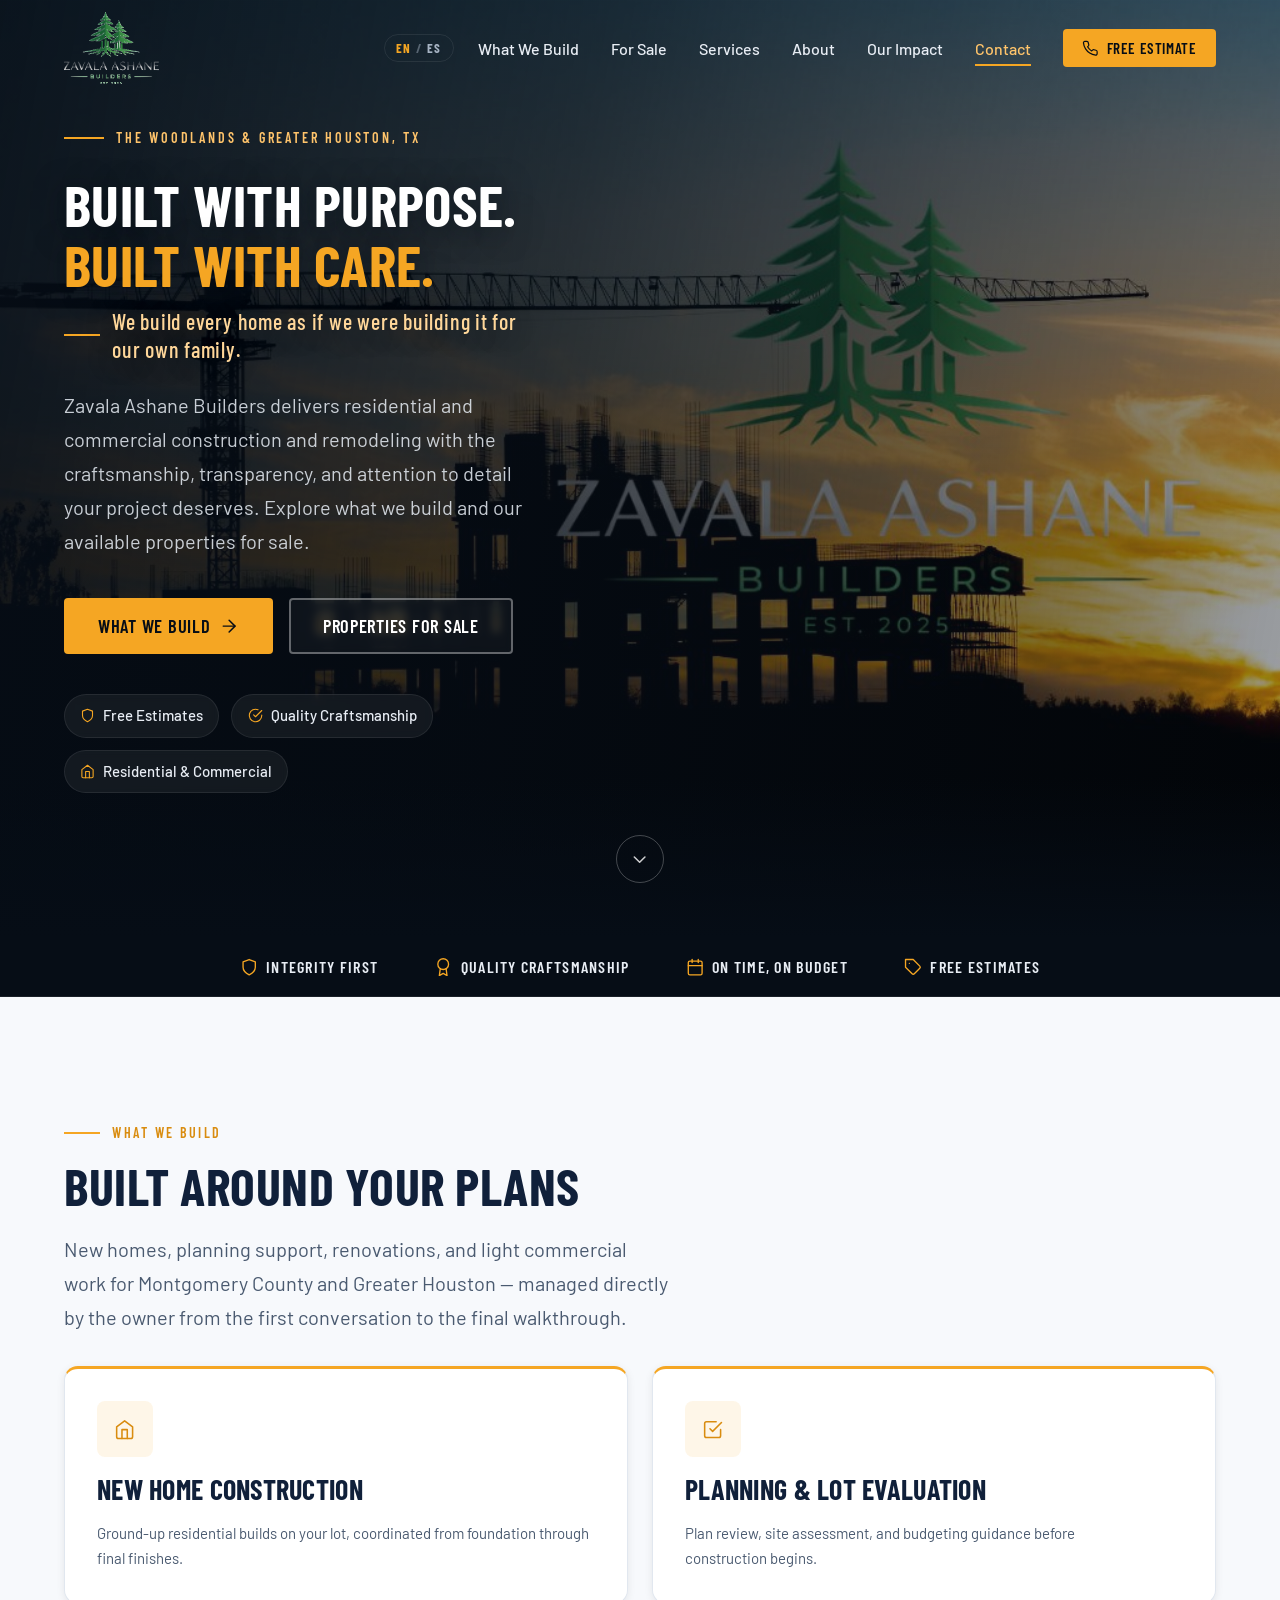
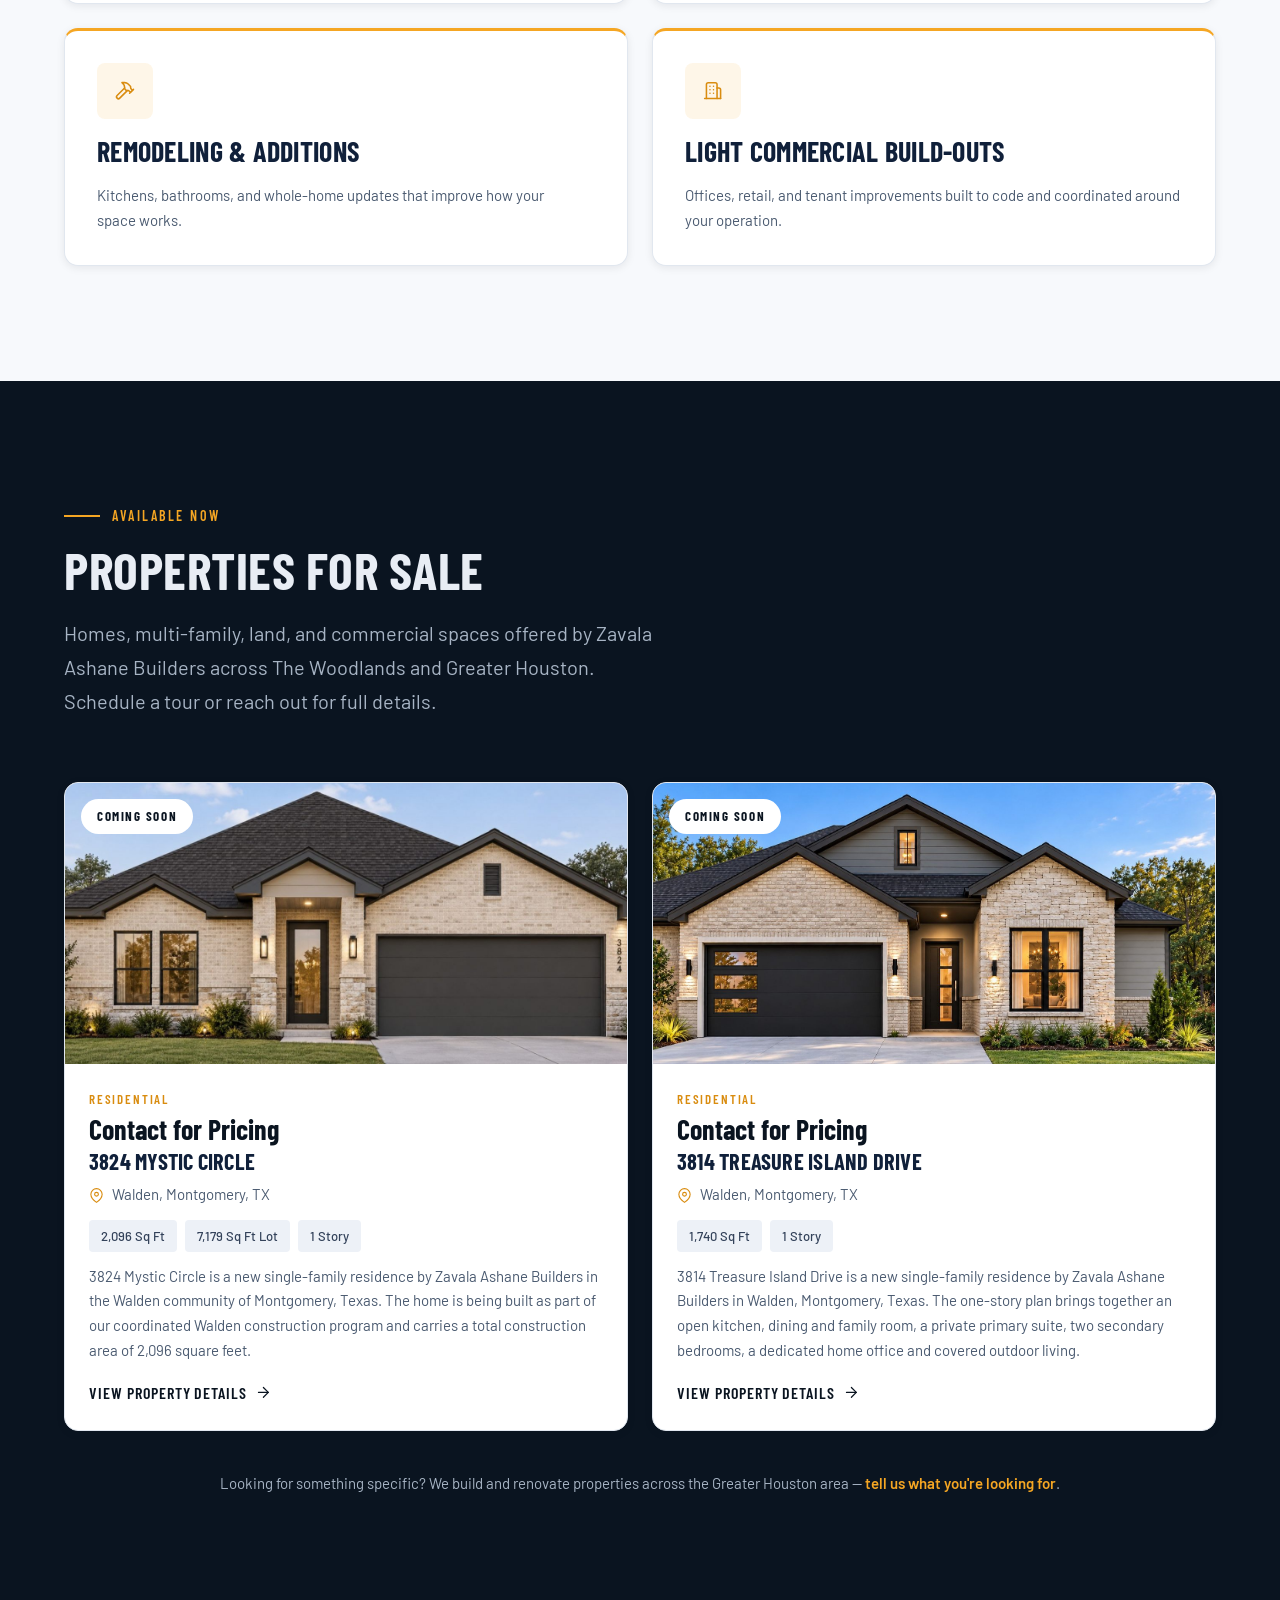
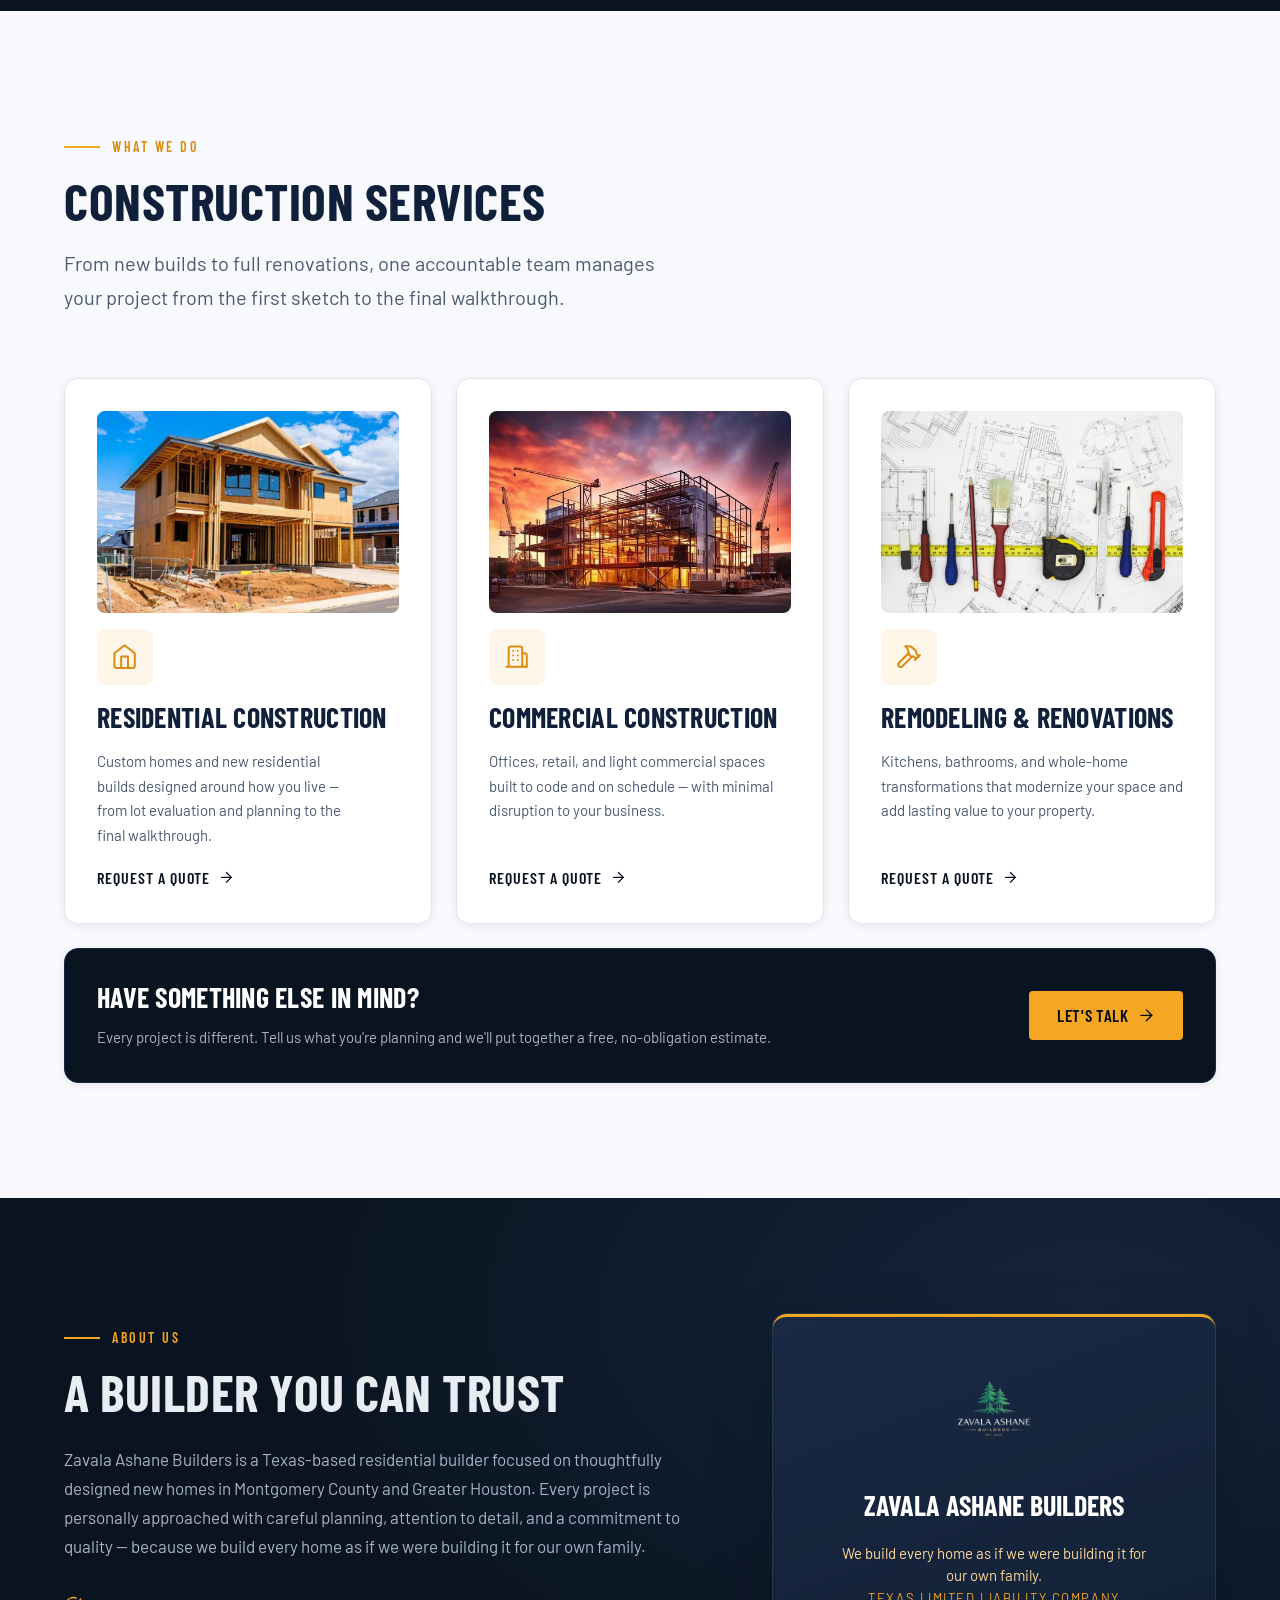
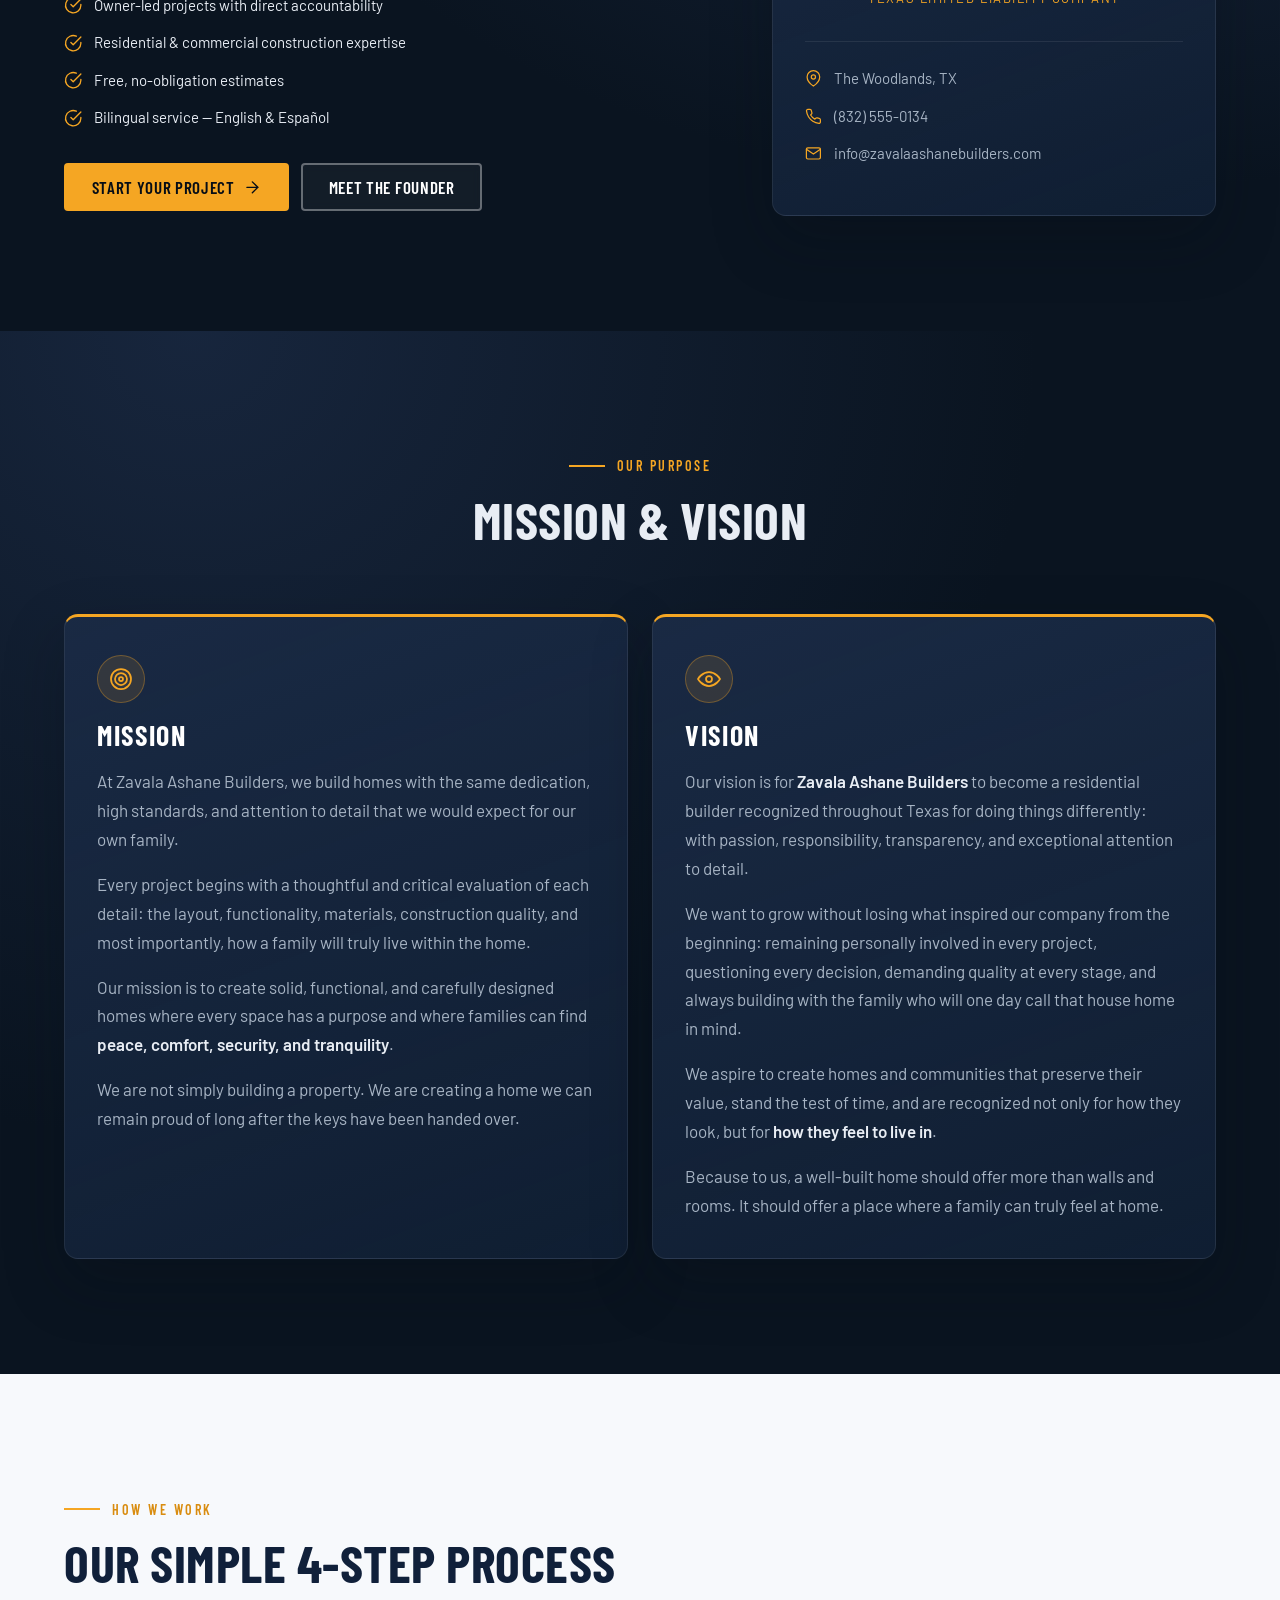
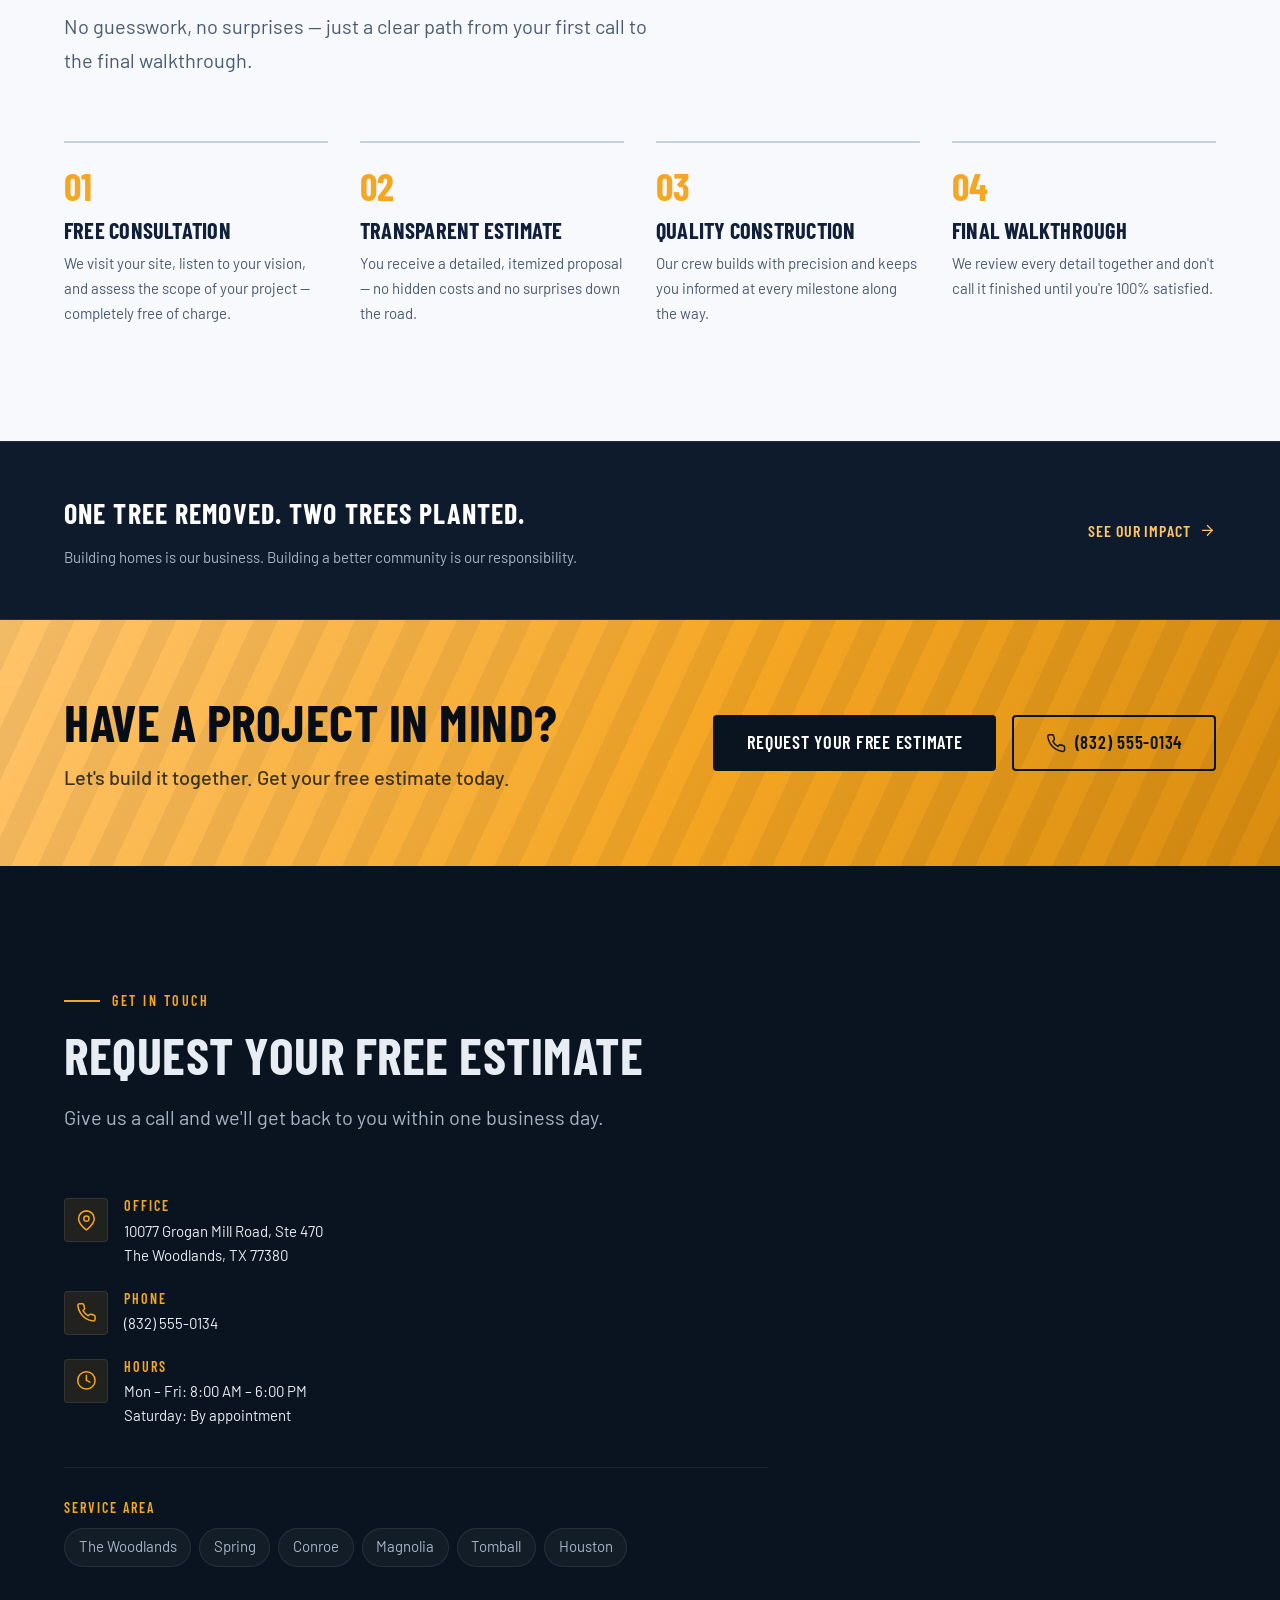
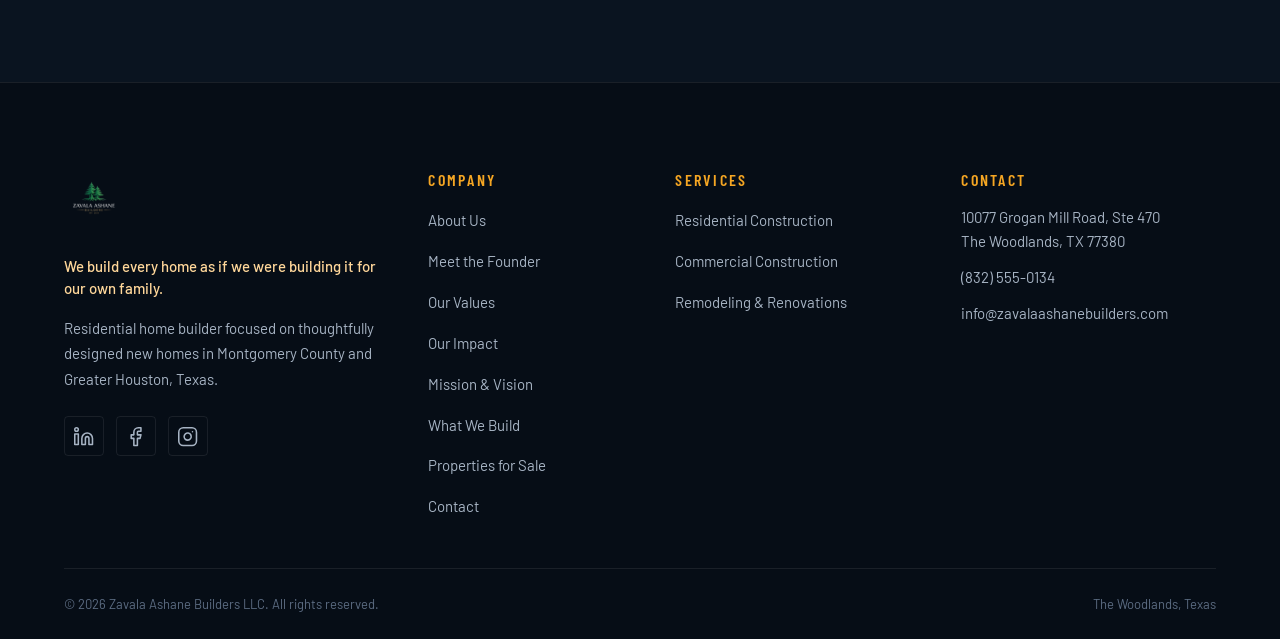
<file: index.html>
<!DOCTYPE html>
<html lang="en">
<head>
  <!-- ============================================================
       Zavala Ashane Builders LLC — Official Website
       Residential & Commercial Construction | The Woodlands, TX
       ============================================================ -->
  <meta charset="UTF-8">
  <meta name="viewport" content="width=device-width, initial-scale=1.0">

  <!-- Primary SEO -->
  <title>Zavala Ashane Builders | Construction &amp; Properties for Sale | The Woodlands, TX</title>
  <meta name="description" content="Zavala Ashane Builders is a construction company and property developer serving The Woodlands and Greater Houston, TX. Custom homes, commercial construction, remodeling, and quality properties for sale. Free estimates.">
  <meta name="keywords" content="construction company The Woodlands TX, general contractor Houston, custom homes, commercial construction, remodeling, properties for sale, homes for sale The Woodlands">
  <meta name="author" content="Zavala Ashane Builders LLC">
  <meta name="robots" content="index, follow">
  <link rel="canonical" href="https://zavalaashanebuilders.com/">

  <!-- Open Graph / Social -->
  <meta property="og:type" content="website">
  <meta property="og:title" content="Zavala Ashane Builders | Built with Purpose. Built with Care.">
  <meta property="og:description" content="Residential &amp; commercial construction, remodeling, and quality properties for sale in The Woodlands and Greater Houston, TX. Request your free estimate today.">
  <meta property="og:url" content="https://zavalaashanebuilders.com/">
  <meta property="og:image" content="https://zavalaashanebuilders.com/assets/images/og-image.jpg?v=2">
  <meta property="og:locale" content="en_US">
  <meta name="twitter:card" content="summary_large_image">
  <meta name="twitter:title" content="Zavala Ashane Builders | Built with Purpose. Built with Care.">
  <meta name="twitter:description" content="Residential &amp; commercial construction — and properties for sale — in The Woodlands and Greater Houston, TX.">
  <meta name="twitter:image" content="https://zavalaashanebuilders.com/assets/images/og-image.jpg?v=2">

  <!-- Icons -->
  <link rel="icon" type="image/png" sizes="32x32" href="assets/images/favicon-32.png">
  <link rel="apple-touch-icon" sizes="180x180" href="assets/images/apple-touch-icon.png">
  <meta name="theme-color" content="#0A1420">

  <!-- Performance -->
  <link rel="preload" as="image" href="assets/images/hero.jpg?v=4">

  <!-- Styles — fonts are self-hosted (no external requests) -->
  <link rel="stylesheet" href="assets/css/fonts.css?v=3">
  <link rel="stylesheet" href="assets/css/base.css?v=4">
  <link rel="stylesheet" href="assets/css/components.css?v=13">
  <link rel="stylesheet" href="assets/css/sections.css?v=17">

  <!-- Structured Data (Local Business / General Contractor) -->
  <script type="application/ld+json">
  {
    "@context": "https://schema.org",
    "@type": "GeneralContractor",
    "name": "Zavala Ashane Builders",
    "legalName": "Zavala Ashane Builders LLC",
    "description": "Residential and commercial construction company serving The Woodlands and Greater Houston, TX. Custom homes, commercial construction, remodeling and renovations.",
    "slogan": "We build every home as if we were building it for our own family.",
    "founder": {
      "@type": "Person",
      "name": "Cesar Zavala Medellin"
    },
    "address": {
      "@type": "PostalAddress",
      "streetAddress": "10077 Grogan Mill Road, Ste 470",
      "addressLocality": "The Woodlands",
      "addressRegion": "TX",
      "postalCode": "77380",
      "addressCountry": "US"
    },
    "areaServed": ["The Woodlands, TX", "Spring, TX", "Conroe, TX", "Magnolia, TX", "Tomball, TX", "Houston, TX"],
    "telephone": "+1-832-555-0134",
    "email": "info@zavalaashanebuilders.com",
    "url": "https://zavalaashanebuilders.com",
    "priceRange": "$$"
  }
  </script>
</head>

<body>
  <a class="skip-link" href="#main">Skip to main content</a>

  <!-- ============================================================
       HEADER
       ============================================================ -->
  <header class="site-header" id="site-header">
    <div class="container site-header__inner">
      <a class="logo" href="#home" aria-label="Zavala Ashane Builders — Home">
        <img src="assets/images/logohome.png?v=2" alt="Zavala Ashane Builders logo" class="logo__img logo__img--home" width="285" height="216">
      </a>

      <button class="lang-toggle" type="button" id="lang-toggle" aria-label="Switch to Spanish">
        <span class="lang-toggle__opt is-active" data-lang="en">EN</span>
        <span class="lang-toggle__sep" aria-hidden="true">/</span>
        <span class="lang-toggle__opt" data-lang="es">ES</span>
      </button>

      <nav class="nav" id="primary-nav" aria-label="Primary navigation">
        <ul class="nav__list">
          <li><a class="nav__link" href="#capabilities">What We Build</a></li>
          <li><a class="nav__link" href="#properties">For Sale</a></li>
          <li><a class="nav__link" href="#services">Services</a></li>
          <li><a class="nav__link" href="about.html">About</a></li>
          <li><a class="nav__link" href="our-impact.html">Our Impact</a></li>
          <li><a class="nav__link" href="#contact">Contact</a></li>
        </ul>
        <div class="nav__cta">
          <!-- TODO: Replace placeholder phone number with the client's real number -->
          <a class="btn btn--primary btn--sm" href="tel:+18325550134">
            <svg class="icon" viewBox="0 0 24 24" aria-hidden="true" focusable="false"><path d="M22 16.92v3a2 2 0 0 1-2.18 2 19.79 19.79 0 0 1-8.63-3.07 19.5 19.5 0 0 1-6-6 19.79 19.79 0 0 1-3.07-8.67A2 2 0 0 1 4.11 2h3a2 2 0 0 1 2 1.72 12.84 12.84 0 0 0 .7 2.81 2 2 0 0 1-.45 2.11L8.09 9.91a16 16 0 0 0 6 6l1.27-1.27a2 2 0 0 1 2.11-.45 12.84 12.84 0 0 0 2.81.7A2 2 0 0 1 22 16.92z"/></svg>
            Free Estimate
          </a>
        </div>
      </nav>

      <button class="nav-toggle" id="nav-toggle" aria-expanded="false" aria-controls="primary-nav" aria-label="Open menu">
        <span class="nav-toggle__bar"></span>
        <span class="nav-toggle__bar"></span>
        <span class="nav-toggle__bar"></span>
      </button>
    </div>
  </header>

  <main id="main">

    <!-- ============================================================
         HERO
         ============================================================ -->
    <section class="hero" id="home">
      <div class="container hero__content">
        <p class="hero__eyebrow">
          <span class="hero__eyebrow-line" aria-hidden="true"></span>
          The Woodlands &amp; Greater Houston, TX
        </p>
        <h1 class="hero__title">Built with Purpose.<br><span class="hero__title-accent">Built with Care.</span></h1>
        <p class="hero__tagline">
          <span class="hero__tagline-rule" aria-hidden="true"></span>
          We build every home as if we were building it for our own family.
        </p>
        <p class="hero__lead">
          Zavala Ashane Builders delivers residential and commercial construction
          and remodeling with the craftsmanship, transparency, and attention to
          detail your project deserves. Explore what we build and our available
          properties for sale.
        </p>
        <div class="hero__actions">
          <a class="btn btn--primary btn--lg" href="#capabilities">
            What We Build
            <svg class="icon" viewBox="0 0 24 24" aria-hidden="true" focusable="false"><line x1="5" y1="12" x2="19" y2="12"/><polyline points="12 5 19 12 12 19"/></svg>
          </a>
          <a class="btn btn--outline-light btn--lg" href="#properties">Properties for Sale</a>
        </div>
        <ul class="hero__chips" aria-label="Why choose Zavala Ashane Builders">
          <li class="chip">
            <svg class="icon" viewBox="0 0 24 24" aria-hidden="true" focusable="false"><path d="M12 22s8-4 8-10V5l-8-3-8 3v7c0 6 8 10 8 10z"/></svg>
            Free Estimates
          </li>
          <li class="chip">
            <svg class="icon" viewBox="0 0 24 24" aria-hidden="true" focusable="false"><path d="M22 11.08V12a10 10 0 1 1-5.93-9.14"/><polyline points="22 4 12 14.01 9 11.01"/></svg>
            Quality Craftsmanship
          </li>
          <li class="chip">
            <svg class="icon" viewBox="0 0 24 24" aria-hidden="true" focusable="false"><path d="M3 9l9-7 9 7v11a2 2 0 0 1-2 2H5a2 2 0 0 1-2-2z"/><polyline points="9 22 9 12 15 12 15 22"/></svg>
            Residential &amp; Commercial
          </li>
        </ul>
      </div>

      <a class="hero__scroll" href="#trust" aria-label="Scroll to next section">
        <svg class="icon" viewBox="0 0 24 24" aria-hidden="true" focusable="false"><polyline points="6 9 12 15 18 9"/></svg>
      </a>
    </section>

    <!-- ============================================================
         TRUST STRIP (condensed value propositions)
         ============================================================ -->
    <section class="trust-bar" id="trust" aria-label="Why choose Zavala Ashane Builders">
      <div class="container">
        <ul class="trust-bar__list">
          <li class="trust-bar__item">
            <svg class="icon" viewBox="0 0 24 24" aria-hidden="true" focusable="false"><path d="M12 22s8-4 8-10V5l-8-3-8 3v7c0 6 8 10 8 10z"/></svg>
            Integrity First
          </li>
          <li class="trust-bar__item">
            <svg class="icon" viewBox="0 0 24 24" aria-hidden="true" focusable="false"><circle cx="12" cy="8" r="7"/><polyline points="8.21 13.89 7 23 12 20 17 23 15.79 13.88"/></svg>
            Quality Craftsmanship
          </li>
          <li class="trust-bar__item">
            <svg class="icon" viewBox="0 0 24 24" aria-hidden="true" focusable="false"><rect x="3" y="4" width="18" height="18" rx="2"/><line x1="16" y1="2" x2="16" y2="6"/><line x1="8" y1="2" x2="8" y2="6"/><line x1="3" y1="10" x2="21" y2="10"/></svg>
            On Time, On Budget
          </li>
          <li class="trust-bar__item">
            <svg class="icon" viewBox="0 0 24 24" aria-hidden="true" focusable="false"><path d="M20.59 13.41l-7.17 7.17a2 2 0 0 1-2.83 0L2 12V2h10l8.59 8.59a2 2 0 0 1 0 2.82z"/><line x1="7" y1="7" x2="7.01" y2="7"/></svg>
            Free Estimates
          </li>
        </ul>
      </div>
    </section>

    <!-- ============================================================
         CAPABILITIES · text-only services block (no project claims)
         ============================================================ -->
    <section class="section section--light capabilities" id="capabilities">
      <div class="container">
        <header class="section-header reveal">
          <p class="eyebrow">What We Build</p>
          <h2 class="section-header__title">Built Around Your Plans</h2>
          <p class="section-header__lead">
            New homes, planning support, renovations, and light commercial work
            for Montgomery County and Greater Houston — managed directly by the
            owner from the first conversation to the final walkthrough.
          </p>
        </header>

        <div class="capabilities__grid">
          <article class="capability-card reveal">
            <span class="capability-card__icon">
              <svg class="icon" viewBox="0 0 24 24" aria-hidden="true" focusable="false"><path d="M3 9l9-7 9 7v11a2 2 0 0 1-2 2H5a2 2 0 0 1-2-2z"/><polyline points="9 22 9 12 15 12 15 22"/></svg>
            </span>
            <h3 class="capability-card__title">New Home Construction</h3>
            <p class="capability-card__text">
              Ground-up residential builds on your lot, coordinated from foundation
              through final finishes.
            </p>
          </article>

          <article class="capability-card reveal">
            <span class="capability-card__icon">
              <svg class="icon" viewBox="0 0 24 24" aria-hidden="true" focusable="false"><path d="M9 11l3 3L22 4"/><path d="M21 12v7a2 2 0 0 1-2 2H5a2 2 0 0 1-2-2V5a2 2 0 0 1 2-2h11"/></svg>
            </span>
            <h3 class="capability-card__title">Planning &amp; Lot Evaluation</h3>
            <p class="capability-card__text">
              Plan review, site assessment, and budgeting guidance before
              construction begins.
            </p>
          </article>

          <article class="capability-card reveal">
            <span class="capability-card__icon">
              <svg class="icon" viewBox="0 0 24 24" aria-hidden="true" focusable="false"><path d="M15 12l-8.5 8.5a2.12 2.12 0 1 1-3-3L12 9"/><path d="M17.64 15L22 10.64"/><path d="M20.91 11.7l-1.25-1.25c-.6-.6-.93-1.4-.93-2.25v-.86L16.01 4.6a5.56 5.56 0 0 0-3.94-1.64H9l.92.82A6.18 6.18 0 0 1 12 8.4v1.56l2 2h2.47l2.26 1.91"/></svg>
            </span>
            <h3 class="capability-card__title">Remodeling &amp; Additions</h3>
            <p class="capability-card__text">
              Kitchens, bathrooms, and whole-home updates that improve how your
              space works.
            </p>
          </article>

          <article class="capability-card reveal">
            <span class="capability-card__icon">
              <svg class="icon" viewBox="0 0 24 24" aria-hidden="true" focusable="false"><path d="M3 21h18"/><path d="M5 21V5a2 2 0 0 1 2-2h8a2 2 0 0 1 2 2v16"/><path d="M17 9h2a2 2 0 0 1 2 2v10"/><line x1="9" y1="7" x2="9" y2="7.01"/><line x1="13" y1="7" x2="13" y2="7.01"/><line x1="9" y1="11" x2="9" y2="11.01"/><line x1="13" y1="11" x2="13" y2="11.01"/><line x1="9" y1="15" x2="9" y2="15.01"/><line x1="13" y1="15" x2="13" y2="15.01"/></svg>
            </span>
            <h3 class="capability-card__title">Light Commercial Build-Outs</h3>
            <p class="capability-card__text">
              Offices, retail, and tenant improvements built to code and
              coordinated around your operation.
            </p>
          </article>
        </div>
      </div>
    </section>

    <!-- ============================================================
         PROPERTIES FOR SALE
         ============================================================ -->
    <section class="section section--dark properties" id="properties">
      <div class="container">
        <header class="section-header reveal">
          <p class="eyebrow">Available Now</p>
          <h2 class="section-header__title">Properties for Sale</h2>
          <p class="section-header__lead">
            Homes, multi-family, land, and commercial spaces offered by Zavala
            Ashane Builders across The Woodlands and Greater Houston. Schedule a
            tour or reach out for full details.
          </p>
        </header>

        <!-- Both cards carry the client's real listings (source: their
             3824 Mystic Circle and 3814 Treasure Island Drive property pages)
             and link to those detail pages, with the real exterior photos.
             The grid auto-fits, so adding a third listing just works. -->
        <div class="properties__grid">
          <article class="property-card reveal">
            <div class="property-card__media">
              <img src="assets/images/property-card-mystic-circle.jpg" alt="3824 Mystic Circle — new construction single-family residence in Walden, Montgomery, TX" loading="lazy" width="1332" height="666">
              <span class="property-card__status property-card__status--coming-soon">Coming Soon</span>
            </div>
            <div class="property-card__body">
              <p class="property-card__tag">Residential</p>
              <p class="property-card__price">Contact for Pricing</p>
              <h3 class="property-card__title">3824 Mystic Circle</h3>
              <p class="property-card__location">
                <svg class="icon" viewBox="0 0 24 24" aria-hidden="true" focusable="false"><path d="M21 10c0 7-9 13-9 13s-9-6-9-13a9 9 0 0 1 18 0z"/><circle cx="12" cy="10" r="3"/></svg>
                Walden, Montgomery, TX
              </p>
              <ul class="property-card__specs">
                <li>2,096 Sq Ft</li>
                <li>7,179 Sq Ft Lot</li>
                <li>1 Story</li>
              </ul>
              <p class="property-card__text">
                3824 Mystic Circle is a new single-family residence by Zavala Ashane
                Builders in the Walden community of Montgomery, Texas. The home is
                being built as part of our coordinated Walden construction program and
                carries a total construction area of 2,096 square feet.
              </p>
              <a class="property-card__link" href="3824-mystic-circle.html">
                View Property Details
                <svg class="icon" viewBox="0 0 24 24" aria-hidden="true" focusable="false"><line x1="5" y1="12" x2="19" y2="12"/><polyline points="12 5 19 12 12 19"/></svg>
              </a>
            </div>
          </article>

          <article class="property-card reveal">
            <div class="property-card__media">
              <img src="assets/images/property-card-treasure-island.jpg" alt="3814 Treasure Island Drive — new construction single-family residence in Walden, Montgomery, TX" loading="lazy" width="1455" height="728">
              <span class="property-card__status property-card__status--coming-soon">Coming Soon</span>
            </div>
            <div class="property-card__body">
              <p class="property-card__tag">Residential</p>
              <p class="property-card__price">Contact for Pricing</p>
              <h3 class="property-card__title">3814 Treasure Island Drive</h3>
              <p class="property-card__location">
                <svg class="icon" viewBox="0 0 24 24" aria-hidden="true" focusable="false"><path d="M21 10c0 7-9 13-9 13s-9-6-9-13a9 9 0 0 1 18 0z"/><circle cx="12" cy="10" r="3"/></svg>
                Walden, Montgomery, TX
              </p>
              <ul class="property-card__specs">
                <li>1,740 Sq Ft</li>
                <!-- TODO: FALTA DATO — el tamaño del lote de esta propiedad no está
                     documentado en ningún lado. Cuando lo tengas, agrega aquí:
                     <li>X,XXX Sq Ft Lot</li>  (para igualar la tarjeta de Mystic) -->
                <li>1 Story</li>
              </ul>
              <p class="property-card__text">
                3814 Treasure Island Drive is a new single-family residence by Zavala
                Ashane Builders in Walden, Montgomery, Texas. The one-story plan brings
                together an open kitchen, dining and family room, a private primary
                suite, two secondary bedrooms, a dedicated home office and covered
                outdoor living.
              </p>
              <a class="property-card__link" href="3814-treasure-island-drive.html">
                View Property Details
                <svg class="icon" viewBox="0 0 24 24" aria-hidden="true" focusable="false"><line x1="5" y1="12" x2="19" y2="12"/><polyline points="12 5 19 12 12 19"/></svg>
              </a>
            </div>
          </article>
        </div>

        <p class="properties__note reveal" data-i18n-block="home-properties-note">
          Looking for something specific? We build and renovate properties across
          the Greater Houston area — <a href="#contact">tell us what you're looking for</a>.
        </p>
      </div>
    </section>

    <!-- ============================================================
         SERVICES
         ============================================================ -->
    <section class="section section--light services" id="services">
      <div class="container">
        <header class="section-header reveal">
          <p class="eyebrow">What We Do</p>
          <h2 class="section-header__title">Construction Services</h2>
          <p class="section-header__lead">
            From new builds to full renovations, one accountable team manages your
            project from the first sketch to the final walkthrough.
          </p>
        </header>

        <div class="services__grid">
          <article class="service-card reveal">
            <div class="service-card__media">
              <img src="assets/images/residential-construction.jpg" alt="Representative image of residential construction" loading="lazy" width="830" height="553">
            </div>
            <span class="service-card__icon">
              <svg class="icon" viewBox="0 0 24 24" aria-hidden="true" focusable="false"><path d="M3 9l9-7 9 7v11a2 2 0 0 1-2 2H5a2 2 0 0 1-2-2z"/><polyline points="9 22 9 12 15 12 15 22"/></svg>
            </span>
            <h3 class="service-card__title">Residential Construction</h3>
            <p class="service-card__text">
              Custom homes and new residential builds designed around how you live —
              from lot evaluation and planning to the final walkthrough.
            </p>
            <a class="service-card__link" href="#contact">
              Request a quote
              <svg class="icon" viewBox="0 0 24 24" aria-hidden="true" focusable="false"><line x1="5" y1="12" x2="19" y2="12"/><polyline points="12 5 19 12 12 19"/></svg>
            </a>
          </article>

          <article class="service-card reveal">
            <div class="service-card__media">
              <img src="assets/images/commercial-construction.jpg" alt="Representative image of commercial construction" loading="lazy" width="588" height="350">
            </div>
            <span class="service-card__icon">
              <svg class="icon" viewBox="0 0 24 24" aria-hidden="true" focusable="false"><path d="M3 21h18"/><path d="M5 21V5a2 2 0 0 1 2-2h8a2 2 0 0 1 2 2v16"/><path d="M17 9h2a2 2 0 0 1 2 2v10"/><line x1="9" y1="7" x2="9" y2="7.01"/><line x1="13" y1="7" x2="13" y2="7.01"/><line x1="9" y1="11" x2="9" y2="11.01"/><line x1="13" y1="11" x2="13" y2="11.01"/><line x1="9" y1="15" x2="9" y2="15.01"/><line x1="13" y1="15" x2="13" y2="15.01"/></svg>
            </span>
            <h3 class="service-card__title">Commercial Construction</h3>
            <p class="service-card__text">
              Offices, retail, and light commercial spaces built to code and on
              schedule — with minimal disruption to your business.
            </p>
            <a class="service-card__link" href="#contact">
              Request a quote
              <svg class="icon" viewBox="0 0 24 24" aria-hidden="true" focusable="false"><line x1="5" y1="12" x2="19" y2="12"/><polyline points="12 5 19 12 12 19"/></svg>
            </a>
          </article>

          <article class="service-card reveal">
            <div class="service-card__media">
              <img src="assets/images/remodeling-renovation.jpg" alt="Representative image of remodeling and renovation" loading="lazy" width="1074" height="712">
            </div>
            <span class="service-card__icon">
              <svg class="icon" viewBox="0 0 24 24" aria-hidden="true" focusable="false"><path d="M15 12l-8.5 8.5a2.12 2.12 0 1 1-3-3L12 9"/><path d="M17.64 15L22 10.64"/><path d="M20.91 11.7l-1.25-1.25c-.6-.6-.93-1.4-.93-2.25v-.86L16.01 4.6a5.56 5.56 0 0 0-3.94-1.64H9l.92.82A6.18 6.18 0 0 1 12 8.4v1.56l2 2h2.47l2.26 1.91"/></svg>
            </span>
            <h3 class="service-card__title">Remodeling &amp; Renovations</h3>
            <p class="service-card__text">
              Kitchens, bathrooms, and whole-home transformations that modernize
              your space and add lasting value to your property.
            </p>
            <a class="service-card__link" href="#contact">
              Request a quote
              <svg class="icon" viewBox="0 0 24 24" aria-hidden="true" focusable="false"><line x1="5" y1="12" x2="19" y2="12"/><polyline points="12 5 19 12 12 19"/></svg>
            </a>
          </article>

          <article class="service-card service-card--cta reveal">
            <div class="service-card__cta-text">
              <h3 class="service-card__title">Have something else in mind?</h3>
              <p class="service-card__text">
                Every project is different. Tell us what you're planning and
                we'll put together a free, no-obligation estimate.
              </p>
            </div>
            <a class="btn btn--primary" href="#contact">
              Let's Talk
              <svg class="icon" viewBox="0 0 24 24" aria-hidden="true" focusable="false"><line x1="5" y1="12" x2="19" y2="12"/><polyline points="12 5 19 12 12 19"/></svg>
            </a>
          </article>
        </div>
      </div>
    </section>

    <!-- ============================================================
         ABOUT
         ============================================================ -->
    <section class="section section--dark about" id="about">
      <div class="container about__inner">
        <div class="about__content reveal">
          <p class="eyebrow">About Us</p>
          <h2 class="section-header__title">A Builder You Can Trust</h2>
          <p data-i18n-block="home-about-intro">
            Zavala Ashane Builders is a Texas-based residential builder focused on
            thoughtfully designed new homes in Montgomery County and Greater Houston.
            Every project is personally approached with careful planning, attention
            to detail, and a commitment to quality — because we build every home as
            if we were building it for our own family.
          </p>

          <ul class="about__list">
            <li>
              <svg class="icon" viewBox="0 0 24 24" aria-hidden="true" focusable="false"><path d="M22 11.08V12a10 10 0 1 1-5.93-9.14"/><polyline points="22 4 12 14.01 9 11.01"/></svg>
              Owner-led projects with direct accountability
            </li>
            <li>
              <svg class="icon" viewBox="0 0 24 24" aria-hidden="true" focusable="false"><path d="M22 11.08V12a10 10 0 1 1-5.93-9.14"/><polyline points="22 4 12 14.01 9 11.01"/></svg>
              Residential &amp; commercial construction expertise
            </li>
            <li>
              <svg class="icon" viewBox="0 0 24 24" aria-hidden="true" focusable="false"><path d="M22 11.08V12a10 10 0 1 1-5.93-9.14"/><polyline points="22 4 12 14.01 9 11.01"/></svg>
              Free, no-obligation estimates
            </li>
            <li>
              <!-- TODO: Confirm bilingual capability with the client before launch -->
              <svg class="icon" viewBox="0 0 24 24" aria-hidden="true" focusable="false"><path d="M22 11.08V12a10 10 0 1 1-5.93-9.14"/><polyline points="22 4 12 14.01 9 11.01"/></svg>
              Bilingual service — English &amp; Español
            </li>
          </ul>

          <div class="about__actions">
            <a class="btn btn--primary" href="#contact">
              Start Your Project
              <svg class="icon" viewBox="0 0 24 24" aria-hidden="true" focusable="false"><line x1="5" y1="12" x2="19" y2="12"/><polyline points="12 5 19 12 12 19"/></svg>
            </a>
            <a class="btn btn--outline-light" href="about.html#founder">Meet the Founder</a>
          </div>
        </div>

        <aside class="about__card reveal" aria-label="Company at a glance">
          <div class="about__card-inner">
            <img src="assets/images/logo.png" alt="" class="about__logo" loading="lazy" width="512" height="512" aria-hidden="true">
            <p class="about__card-name">Zavala Ashane Builders</p>
            <p class="about__card-tagline">We build every home as if we were building it for our own family.</p>
            <p class="about__card-meta">Texas Limited Liability Company</p>
            <ul class="about__card-details">
              <li>
                <svg class="icon" viewBox="0 0 24 24" aria-hidden="true" focusable="false"><path d="M21 10c0 7-9 13-9 13s-9-6-9-13a9 9 0 0 1 18 0z"/><circle cx="12" cy="10" r="3"/></svg>
                The Woodlands, TX
              </li>
              <li>
                <svg class="icon" viewBox="0 0 24 24" aria-hidden="true" focusable="false"><path d="M22 16.92v3a2 2 0 0 1-2.18 2 19.79 19.79 0 0 1-8.63-3.07 19.5 19.5 0 0 1-6-6 19.79 19.79 0 0 1-3.07-8.67A2 2 0 0 1 4.11 2h3a2 2 0 0 1 2 1.72 12.84 12.84 0 0 0 .7 2.81 2 2 0 0 1-.45 2.11L8.09 9.91a16 16 0 0 0 6 6l1.27-1.27a2 2 0 0 1 2.11-.45 12.84 12.84 0 0 0 2.81.7A2 2 0 0 1 22 16.92z"/></svg>
                <!-- TODO: Replace placeholder phone number -->
                (832) 555-0134
              </li>
              <li>
                <svg class="icon" viewBox="0 0 24 24" aria-hidden="true" focusable="false"><rect x="2" y="4" width="20" height="16" rx="2"/><polyline points="22,6 12,13 2,6"/></svg>
                <!-- TODO: Replace placeholder email address -->
                info@zavalaashanebuilders.com
              </li>
            </ul>
          </div>
        </aside>
      </div>
    </section>

    <!-- ============================================================
         MISSION & VISION (client copy — reproduced verbatim)
         ============================================================ -->
    <section class="section section--dark mission" id="mission">
      <div class="container">
        <header class="section-header section-header--center reveal">
          <p class="eyebrow">Our Purpose</p>
          <h2 class="section-header__title">Mission &amp; Vision</h2>
        </header>

        <div class="mission__grid">
          <article class="mission__panel reveal">
            <span class="mission__icon" aria-hidden="true">
              <svg class="icon" viewBox="0 0 24 24" aria-hidden="true" focusable="false"><circle cx="12" cy="12" r="10"/><circle cx="12" cy="12" r="6"/><circle cx="12" cy="12" r="2"/></svg>
            </span>
            <h3 class="mission__title">Mission</h3>
            <div class="mission__body">
              <p>
                At Zavala Ashane Builders, we build homes with the same dedication,
                high standards, and attention to detail that we would expect for our
                own family.
              </p>
              <p>
                Every project begins with a thoughtful and critical evaluation of
                each detail: the layout, functionality, materials, construction
                quality, and most importantly, how a family will truly live within
                the home.
              </p>
              <p data-i18n-block="home-mission">
                Our mission is to create solid, functional, and carefully designed
                homes where every space has a purpose and where families can find
                <strong>peace, comfort, security, and tranquility</strong>.
              </p>
              <p>
                We are not simply building a property. We are creating a home we can
                remain proud of long after the keys have been handed over.
              </p>
            </div>
          </article>

          <article class="mission__panel reveal">
            <span class="mission__icon" aria-hidden="true">
              <svg class="icon" viewBox="0 0 24 24" aria-hidden="true" focusable="false"><path d="M1 12s4-7 11-7 11 7 11 7-4 7-11 7-11-7-11-7z"/><circle cx="12" cy="12" r="3"/></svg>
            </span>
            <h3 class="mission__title">Vision</h3>
            <div class="mission__body">
              <p data-i18n-block="home-vision">
                Our vision is for <strong>Zavala Ashane Builders</strong> to become a
                residential builder recognized throughout Texas for doing things
                differently: with passion, responsibility, transparency, and
                exceptional attention to detail.
              </p>
              <p>
                We want to grow without losing what inspired our company from the
                beginning: remaining personally involved in every project, questioning
                every decision, demanding quality at every stage, and always building
                with the family who will one day call that house home in mind.
              </p>
              <p data-i18n-block="home-vision-2">
                We aspire to create homes and communities that preserve their value,
                stand the test of time, and are recognized not only for how they look,
                but for <strong>how they feel to live in</strong>.
              </p>
              <p>
                Because to us, a well-built home should offer more than walls and
                rooms. It should offer a place where a family can truly feel at home.
              </p>
            </div>
          </article>
        </div>
      </div>
    </section>


    <!-- ============================================================
         PROCESS
         ============================================================ -->
    <section class="section section--light process" id="process">
      <div class="container">
        <header class="section-header reveal">
          <p class="eyebrow">How We Work</p>
          <h2 class="section-header__title">Our Simple 4-Step Process</h2>
          <p class="section-header__lead">
            No guesswork, no surprises — just a clear path from your first call
            to the final walkthrough.
          </p>
        </header>

        <ol class="process__list">
          <li class="process-step reveal">
            <span class="process-step__number" aria-hidden="true">01</span>
            <h3 class="process-step__title">Free Consultation</h3>
            <p class="process-step__text">
              We visit your site, listen to your vision, and assess the scope of
              your project — completely free of charge.
            </p>
          </li>
          <li class="process-step reveal">
            <span class="process-step__number" aria-hidden="true">02</span>
            <h3 class="process-step__title">Transparent Estimate</h3>
            <p class="process-step__text">
              You receive a detailed, itemized proposal — no hidden costs and
              no surprises down the road.
            </p>
          </li>
          <li class="process-step reveal">
            <span class="process-step__number" aria-hidden="true">03</span>
            <h3 class="process-step__title">Quality Construction</h3>
            <p class="process-step__text">
              Our crew builds with precision and keeps you informed at every
              milestone along the way.
            </p>
          </li>
          <li class="process-step reveal">
            <span class="process-step__number" aria-hidden="true">04</span>
            <h3 class="process-step__title">Final Walkthrough</h3>
            <p class="process-step__text">
              We review every detail together and don't call it finished until
              you're 100% satisfied.
            </p>
          </li>
        </ol>
      </div>
    </section>

    <!-- ============================================================
         TESTIMONIALS — hidden until real, verified reviews exist
         (the samples below claim completed projects, which the client
         does not yet have in the U.S.). Remove `hidden` when real
         reviews are available.
         ============================================================ -->
    <section class="section section--dark testimonials" id="testimonials" hidden>
      <div class="container">
        <header class="section-header reveal">
          <p class="eyebrow">Testimonials</p>
          <h2 class="section-header__title">What Our Clients Say</h2>
        </header>

        <!-- ⚠️ NOTE: The testimonials below are PLACEHOLDERS.
             Replace them with real, verified client reviews before launch. -->
        <div class="testimonials__grid">
          <figure class="testimonial-card reveal">
            <div class="testimonial-card__stars" aria-label="5 out of 5 stars">
              <svg class="icon" viewBox="0 0 24 24" aria-hidden="true" focusable="false"><polygon points="12 2 15.09 8.26 22 9.27 17 14.14 18.18 21.02 12 17.77 5.82 21.02 7 14.14 2 9.27 8.91 8.26"/></svg>
              <svg class="icon" viewBox="0 0 24 24" aria-hidden="true" focusable="false"><polygon points="12 2 15.09 8.26 22 9.27 17 14.14 18.18 21.02 12 17.77 5.82 21.02 7 14.14 2 9.27 8.91 8.26"/></svg>
              <svg class="icon" viewBox="0 0 24 24" aria-hidden="true" focusable="false"><polygon points="12 2 15.09 8.26 22 9.27 17 14.14 18.18 21.02 12 17.77 5.82 21.02 7 14.14 2 9.27 8.91 8.26"/></svg>
              <svg class="icon" viewBox="0 0 24 24" aria-hidden="true" focusable="false"><polygon points="12 2 15.09 8.26 22 9.27 17 14.14 18.18 21.02 12 17.77 5.82 21.02 7 14.14 2 9.27 8.91 8.26"/></svg>
              <svg class="icon" viewBox="0 0 24 24" aria-hidden="true" focusable="false"><polygon points="12 2 15.09 8.26 22 9.27 17 14.14 18.18 21.02 12 17.77 5.82 21.02 7 14.14 2 9.27 8.91 8.26"/></svg>
            </div>
            <blockquote class="testimonial-card__quote">
              "Zavala Ashane Builders remodeled our kitchen and living area, and
              the result exceeded our expectations. Clean work, honest pricing,
              and they finished right on schedule."
            </blockquote>
            <figcaption class="testimonial-card__author">
              <span class="testimonial-card__avatar" aria-hidden="true">MG</span>
              <span>
                <strong>Maria G.</strong>
                <small>Homeowner · The Woodlands, TX</small>
              </span>
            </figcaption>
          </figure>

          <figure class="testimonial-card reveal">
            <div class="testimonial-card__stars" aria-label="5 out of 5 stars">
              <svg class="icon" viewBox="0 0 24 24" aria-hidden="true" focusable="false"><polygon points="12 2 15.09 8.26 22 9.27 17 14.14 18.18 21.02 12 17.77 5.82 21.02 7 14.14 2 9.27 8.91 8.26"/></svg>
              <svg class="icon" viewBox="0 0 24 24" aria-hidden="true" focusable="false"><polygon points="12 2 15.09 8.26 22 9.27 17 14.14 18.18 21.02 12 17.77 5.82 21.02 7 14.14 2 9.27 8.91 8.26"/></svg>
              <svg class="icon" viewBox="0 0 24 24" aria-hidden="true" focusable="false"><polygon points="12 2 15.09 8.26 22 9.27 17 14.14 18.18 21.02 12 17.77 5.82 21.02 7 14.14 2 9.27 8.91 8.26"/></svg>
              <svg class="icon" viewBox="0 0 24 24" aria-hidden="true" focusable="false"><polygon points="12 2 15.09 8.26 22 9.27 17 14.14 18.18 21.02 12 17.77 5.82 21.02 7 14.14 2 9.27 8.91 8.26"/></svg>
              <svg class="icon" viewBox="0 0 24 24" aria-hidden="true" focusable="false"><polygon points="12 2 15.09 8.26 22 9.27 17 14.14 18.18 21.02 12 17.77 5.82 21.02 7 14.14 2 9.27 8.91 8.26"/></svg>
            </div>
            <blockquote class="testimonial-card__quote">
              "Cesar and his team handled our office build-out from permits to
              punch list. Professional communication and excellent craftsmanship
              throughout the entire project."
            </blockquote>
            <figcaption class="testimonial-card__author">
              <span class="testimonial-card__avatar" aria-hidden="true">DR</span>
              <span>
                <strong>David R.</strong>
                <small>Business Owner · Houston, TX</small>
              </span>
            </figcaption>
          </figure>

          <figure class="testimonial-card reveal">
            <div class="testimonial-card__stars" aria-label="5 out of 5 stars">
              <svg class="icon" viewBox="0 0 24 24" aria-hidden="true" focusable="false"><polygon points="12 2 15.09 8.26 22 9.27 17 14.14 18.18 21.02 12 17.77 5.82 21.02 7 14.14 2 9.27 8.91 8.26"/></svg>
              <svg class="icon" viewBox="0 0 24 24" aria-hidden="true" focusable="false"><polygon points="12 2 15.09 8.26 22 9.27 17 14.14 18.18 21.02 12 17.77 5.82 21.02 7 14.14 2 9.27 8.91 8.26"/></svg>
              <svg class="icon" viewBox="0 0 24 24" aria-hidden="true" focusable="false"><polygon points="12 2 15.09 8.26 22 9.27 17 14.14 18.18 21.02 12 17.77 5.82 21.02 7 14.14 2 9.27 8.91 8.26"/></svg>
              <svg class="icon" viewBox="0 0 24 24" aria-hidden="true" focusable="false"><polygon points="12 2 15.09 8.26 22 9.27 17 14.14 18.18 21.02 12 17.77 5.82 21.02 7 14.14 2 9.27 8.91 8.26"/></svg>
              <svg class="icon" viewBox="0 0 24 24" aria-hidden="true" focusable="false"><polygon points="12 2 15.09 8.26 22 9.27 17 14.14 18.18 21.02 12 17.77 5.82 21.02 7 14.14 2 9.27 8.91 8.26"/></svg>
            </div>
            <blockquote class="testimonial-card__quote">
              "From the first estimate to the final walkthrough, everything was
              clear and professional. We will absolutely use them for our next
              project."
            </blockquote>
            <figcaption class="testimonial-card__author">
              <span class="testimonial-card__avatar" aria-hidden="true">JM</span>
              <span>
                <strong>Jennifer M.</strong>
                <small>Homeowner · Spring, TX</small>
              </span>
            </figcaption>
          </figure>
        </div>
      </div>
    </section>

    <!-- ============================================================
         OUR IMPACT · TEASER (links to the full Our Impact page)
         ============================================================ -->
    <section class="impact-strip" id="impact" aria-label="Our impact in the community">
      <div class="container impact-strip__inner">
        <div class="impact-strip__text">
          <p class="impact-strip__headline">One Tree Removed. Two Trees Planted.</p>
          <p class="impact-strip__lead">
            Building homes is our business. Building a better community is our responsibility.
          </p>
        </div>
        <a class="impact-strip__link" href="our-impact.html">
          See Our Impact
          <svg class="icon" viewBox="0 0 24 24" aria-hidden="true" focusable="false"><line x1="5" y1="12" x2="19" y2="12"/><polyline points="12 5 19 12 12 19"/></svg>
        </a>
      </div>
    </section>

    <!-- ============================================================
         CTA BAND
         ============================================================ -->
    <section class="cta-band" aria-label="Request an estimate">
      <div class="container cta-band__inner">
        <div class="cta-band__text">
          <h2 class="cta-band__title">Have a project in mind?</h2>
          <p class="cta-band__lead">Let's build it together. Get your free estimate today.</p>
        </div>
        <div class="cta-band__actions">
          <a class="btn btn--dark btn--lg" href="#contact">Request Your Free Estimate</a>
          <!-- TODO: Replace placeholder phone number -->
          <a class="btn btn--outline-dark btn--lg" href="tel:+18325550134">
            <svg class="icon" viewBox="0 0 24 24" aria-hidden="true" focusable="false"><path d="M22 16.92v3a2 2 0 0 1-2.18 2 19.79 19.79 0 0 1-8.63-3.07 19.5 19.5 0 0 1-6-6 19.79 19.79 0 0 1-3.07-8.67A2 2 0 0 1 4.11 2h3a2 2 0 0 1 2 1.72 12.84 12.84 0 0 0 .7 2.81 2 2 0 0 1-.45 2.11L8.09 9.91a16 16 0 0 0 6 6l1.27-1.27a2 2 0 0 1 2.11-.45 12.84 12.84 0 0 0 2.81.7A2 2 0 0 1 22 16.92z"/></svg>
            (832) 555-0134
          </a>
        </div>
      </div>
    </section>

    <!-- ============================================================
         CONTACT
         ============================================================ -->
    <section class="section section--dark contact" id="contact">
      <div class="container">
        <header class="section-header reveal">
          <p class="eyebrow">Get In Touch</p>
          <h2 class="section-header__title">Request Your Free Estimate</h2>
          <p class="section-header__lead">
            Give us a call and we'll get back to you within one business day.
          </p>
        </header>

        <div class="contact__grid">
          <div class="contact__info reveal">
            <ul class="contact-info">
              <li class="contact-info__item">
                <span class="contact-info__icon">
                  <svg class="icon" viewBox="0 0 24 24" aria-hidden="true" focusable="false"><path d="M21 10c0 7-9 13-9 13s-9-6-9-13a9 9 0 0 1 18 0z"/><circle cx="12" cy="10" r="3"/></svg>
                </span>
                <div>
                  <h3 class="contact-info__label">Office</h3>
                  <p>10077 Grogan Mill Road, Ste 470<br>The Woodlands, TX 77380</p>
                </div>
              </li>
              <li class="contact-info__item">
                <span class="contact-info__icon">
                  <svg class="icon" viewBox="0 0 24 24" aria-hidden="true" focusable="false"><path d="M22 16.92v3a2 2 0 0 1-2.18 2 19.79 19.79 0 0 1-8.63-3.07 19.5 19.5 0 0 1-6-6 19.79 19.79 0 0 1-3.07-8.67A2 2 0 0 1 4.11 2h3a2 2 0 0 1 2 1.72 12.84 12.84 0 0 0 .7 2.81 2 2 0 0 1-.45 2.11L8.09 9.91a16 16 0 0 0 6 6l1.27-1.27a2 2 0 0 1 2.11-.45 12.84 12.84 0 0 0 2.81.7A2 2 0 0 1 22 16.92z"/></svg>
                </span>
                <div>
                  <h3 class="contact-info__label">Phone</h3>
                  <!-- TODO: Replace placeholder phone number -->
                  <p><a href="tel:+18325550134">(832) 555-0134</a></p>
                </div>
              </li>
              <li class="contact-info__item">
                <span class="contact-info__icon">
                  <svg class="icon" viewBox="0 0 24 24" aria-hidden="true" focusable="false"><circle cx="12" cy="12" r="10"/><polyline points="12 6 12 12 16 14"/></svg>
                </span>
                <div>
                  <h3 class="contact-info__label">Hours</h3>
                  <!-- TODO: Confirm business hours with the client -->
                  <p>Mon – Fri: 8:00 AM – 6:00 PM<br>Saturday: By appointment</p>
                </div>
              </li>
            </ul>

            <div class="contact__areas">
              <h3 class="contact-info__label">Service Area</h3>
              <ul class="contact__areas-list">
                <li>The Woodlands</li>
                <li>Spring</li>
                <li>Conroe</li>
                <li>Magnolia</li>
                <li>Tomball</li>
                <li>Houston</li>
              </ul>
            </div>
          </div>

          <!-- Hidden for now: the client hasn't chosen a form service yet, so the
               form could not deliver anything (see README → "Wiring the contact form").
               To bring it back: remove the `hidden` attribute — and put the section
               back to two columns via .contact__grid in sections.css.
               The form needs data-form-endpoint filled in to actually send. -->
          <form class="contact-form reveal" id="contact-form" action="#" method="post" novalidate hidden data-form-endpoint="" data-mailto="mailto:info@zavalaashanebuilders.com?subject=Website%20Inquiry">
            <div class="form-row">
              <div class="form-field">
                <label for="name">Full Name <span aria-hidden="true">*</span></label>
                <input type="text" id="name" name="name" autocomplete="name" required placeholder="John Doe">
              </div>
              <div class="form-field">
                <label for="phone">Phone</label>
                <input type="tel" id="phone" name="phone" autocomplete="tel" placeholder="(832) 000-0000">
              </div>
            </div>

            <div class="form-row">
              <div class="form-field">
                <label for="email">Email <span aria-hidden="true">*</span></label>
                <input type="email" id="email" name="email" autocomplete="email" required placeholder="you@example.com">
              </div>
              <div class="form-field">
                <label for="project-type">How Can We Help?</label>
                <select id="project-type" name="project-type">
                  <option value="">Select an option…</option>
                  <option value="property-inquiry">I'm interested in a property for sale</option>
                  <option value="residential">Residential Construction</option>
                  <option value="commercial">Commercial Construction</option>
                  <option value="remodeling">Remodeling &amp; Renovations</option>
                  <option value="other">Other</option>
                </select>
              </div>
            </div>

            <div class="form-field">
              <label for="message">Project Details <span aria-hidden="true">*</span></label>
              <textarea id="message" name="message" rows="5" required placeholder="Tell us about your project — location, scope, timeline…"></textarea>
            </div>

            <button type="submit" class="btn btn--primary btn--lg btn--block">
              Send Message
              <svg class="icon" viewBox="0 0 24 24" aria-hidden="true" focusable="false"><line x1="5" y1="12" x2="19" y2="12"/><polyline points="12 5 19 12 12 19"/></svg>
            </button>

            <p class="contact-form__note">We typically respond within one business day.</p>
            <p class="contact-form__status" id="form-status" role="status" aria-live="polite"></p>
          </form>
        </div>
      </div>
    </section>
  </main>

  <!-- ============================================================
       FOOTER
       ============================================================ -->
  <footer class="site-footer">
    <div class="container">
      <div class="site-footer__grid">
        <div class="site-footer__brand">
          <a class="logo logo--footer" href="#home" aria-label="Zavala Ashane Builders — Back to top">
            <img src="assets/images/logo.png" alt="Zavala Ashane Builders logo" class="logo__img" loading="lazy" width="512" height="512">
          </a>
          <p class="site-footer__tagline">We build every home as if we were building it for our own family.</p>
          <p class="site-footer__blurb">
            Residential home builder focused on thoughtfully designed new homes in
            Montgomery County and Greater Houston, Texas.
          </p>
          <ul class="site-footer__social" aria-label="Social media">
            <!-- TODO: Confirm/update social media URLs before launch -->
            <li>
              <a href="https://www.linkedin.com/in/cesar-zavala-medellin-796748179/" target="_blank" rel="noopener noreferrer" aria-label="LinkedIn">
                <svg class="icon" viewBox="0 0 24 24" aria-hidden="true" focusable="false"><path d="M16 8a6 6 0 0 1 6 6v7h-4v-7a2 2 0 0 0-2-2 2 2 0 0 0-2 2v7h-4v-7a6 6 0 0 1 6-6z"/><rect x="2" y="9" width="4" height="12"/><circle cx="4" cy="4" r="2"/></svg>
              </a>
            </li>
            <li>
              <a href="#" aria-label="Facebook">
                <svg class="icon" viewBox="0 0 24 24" aria-hidden="true" focusable="false"><path d="M18 2h-3a5 5 0 0 0-5 5v3H7v4h3v8h4v-8h3l1-4h-4V7a1 1 0 0 1 1-1h3z"/></svg>
              </a>
            </li>
            <li>
              <a href="#" aria-label="Instagram">
                <svg class="icon" viewBox="0 0 24 24" aria-hidden="true" focusable="false"><rect x="2" y="2" width="20" height="20" rx="5"/><path d="M16 11.37A4 4 0 1 1 12.63 8 4 4 0 0 1 16 11.37z"/><line x1="17.5" y1="6.5" x2="17.51" y2="6.5"/></svg>
              </a>
            </li>
          </ul>
        </div>

        <nav class="site-footer__col" aria-label="Footer navigation">
          <h3 class="site-footer__heading">Company</h3>
          <ul class="site-footer__links">
            <li><a href="about.html">About Us</a></li>
            <li><a href="about.html#founder">Meet the Founder</a></li>
            <li><a href="about.html#values">Our Values</a></li>
            <li><a href="our-impact.html">Our Impact</a></li>
            <li><a href="#mission">Mission &amp; Vision</a></li>
            <li><a href="#capabilities">What We Build</a></li>
            <li><a href="#properties">Properties for Sale</a></li>
            <li><a href="#contact">Contact</a></li>
          </ul>
        </nav>

        <nav class="site-footer__col" aria-label="Services navigation">
          <h3 class="site-footer__heading">Services</h3>
          <ul class="site-footer__links">
            <li><a href="#services">Residential Construction</a></li>
            <li><a href="#services">Commercial Construction</a></li>
            <li><a href="#services">Remodeling &amp; Renovations</a></li>
          </ul>
        </nav>

        <div class="site-footer__col">
          <h3 class="site-footer__heading">Contact</h3>
          <ul class="site-footer__contact">
            <li>10077 Grogan Mill Road, Ste 470<br>The Woodlands, TX 77380</li>
            <!-- TODO: Replace placeholder phone number -->
            <li><a href="tel:+18325550134">(832) 555-0134</a></li>
            <!-- TODO: Replace placeholder email address -->
            <li><a href="mailto:info@zavalaashanebuilders.com">info@zavalaashanebuilders.com</a></li>
          </ul>
        </div>
      </div>

      <div class="site-footer__bottom">
        <p>&copy; <span id="copyright-year">2026</span> Zavala Ashane Builders LLC. All rights reserved.</p>
        <p class="site-footer__location">The Woodlands, Texas</p>
      </div>
    </div>
  </footer>

  <!-- Back to top -->
  <a class="back-to-top" href="#home" aria-label="Back to top">
    <svg class="icon" viewBox="0 0 24 24" aria-hidden="true" focusable="false"><polyline points="18 15 12 9 6 15"/></svg>
  </a>

  <script src="assets/js/main.js?v=5" defer></script>
  <script src="assets/js/i18n-data.js?v=3" defer></script>
  <script src="assets/js/i18n.js?v=1" defer></script>
</body>
</html>
</file>
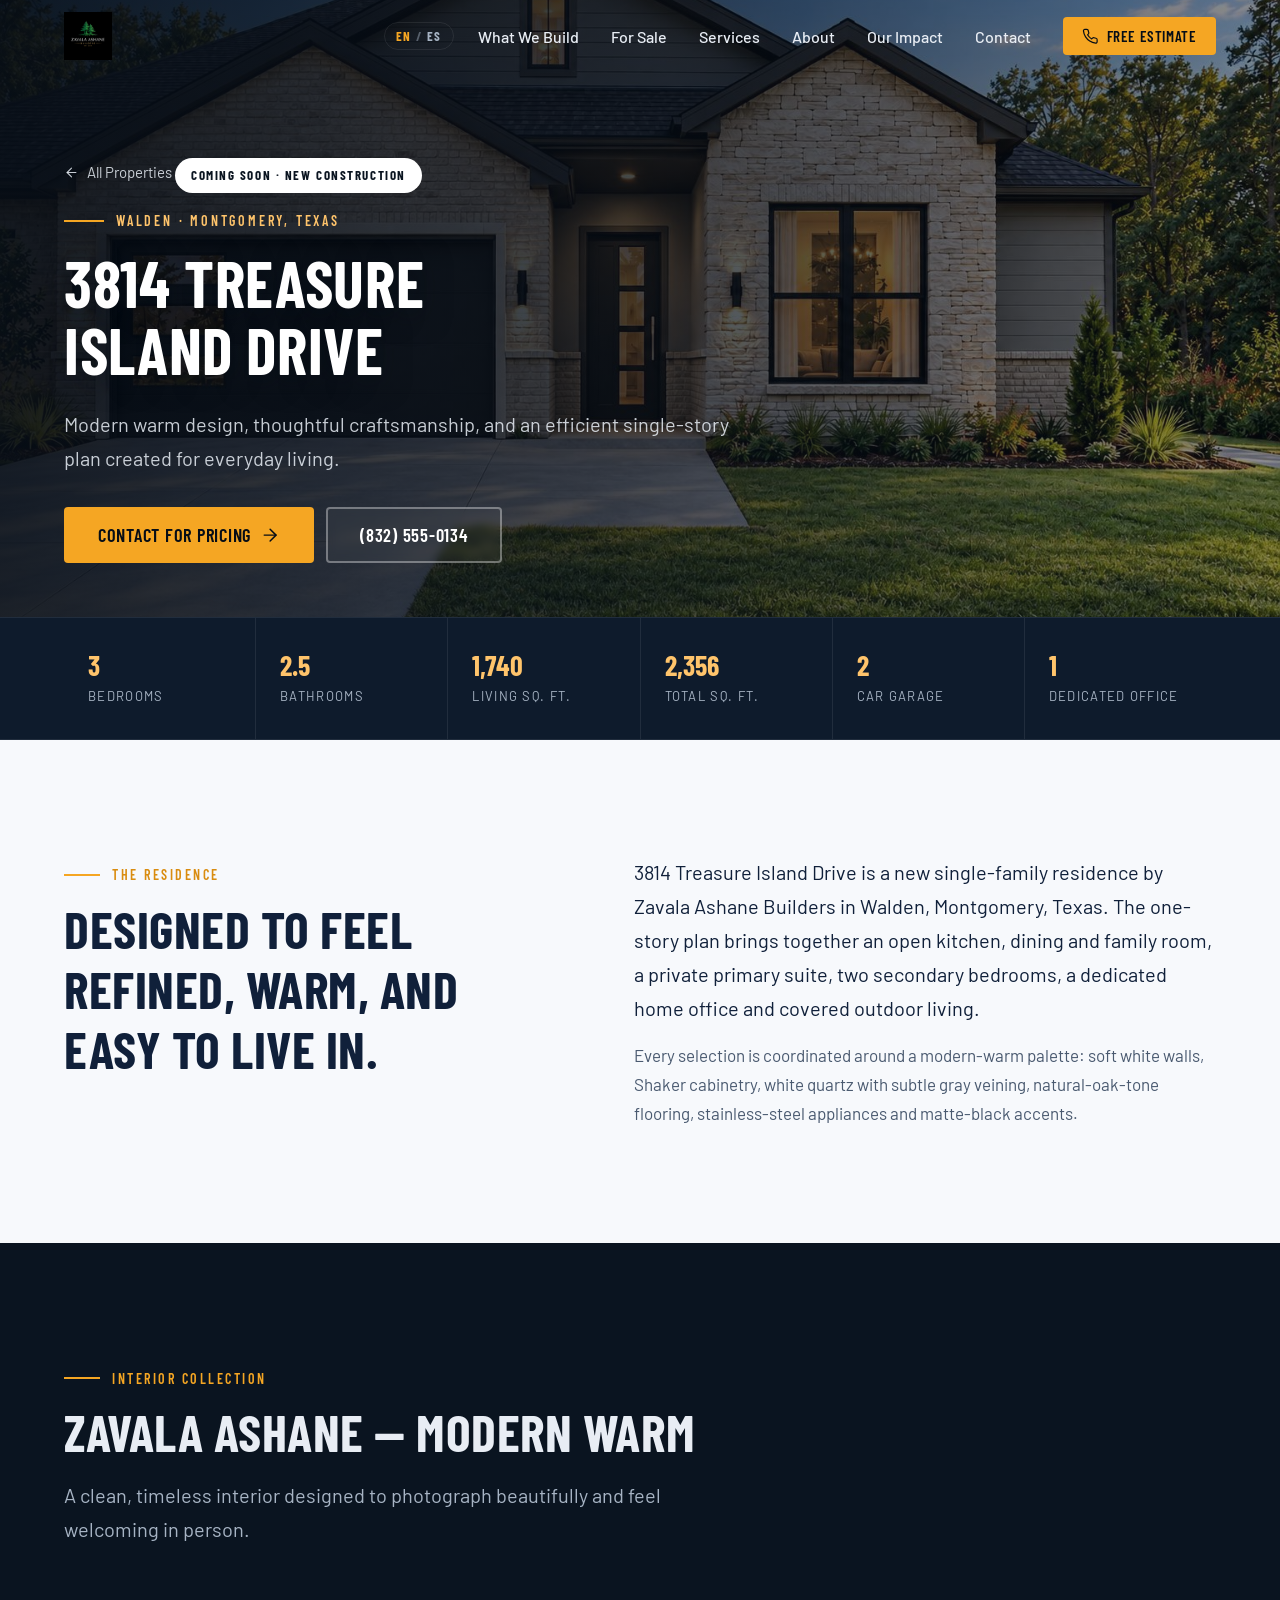
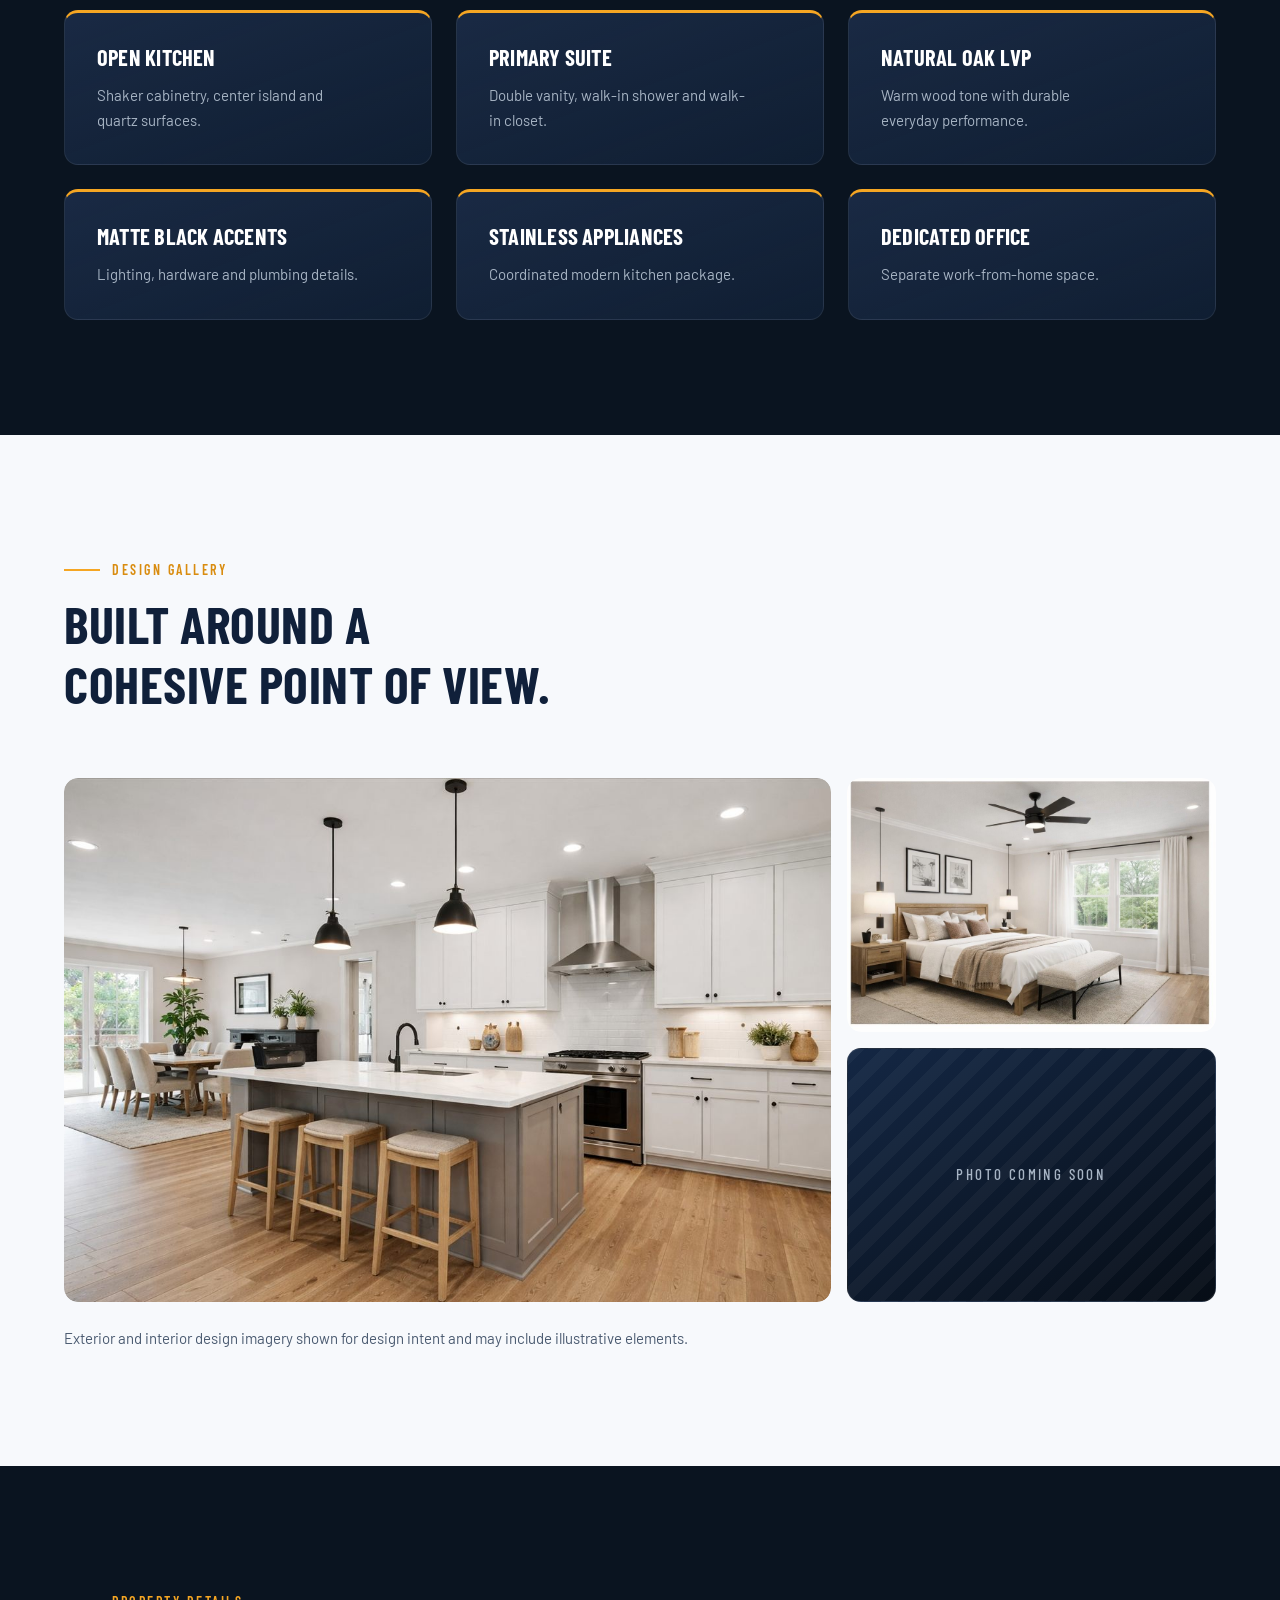
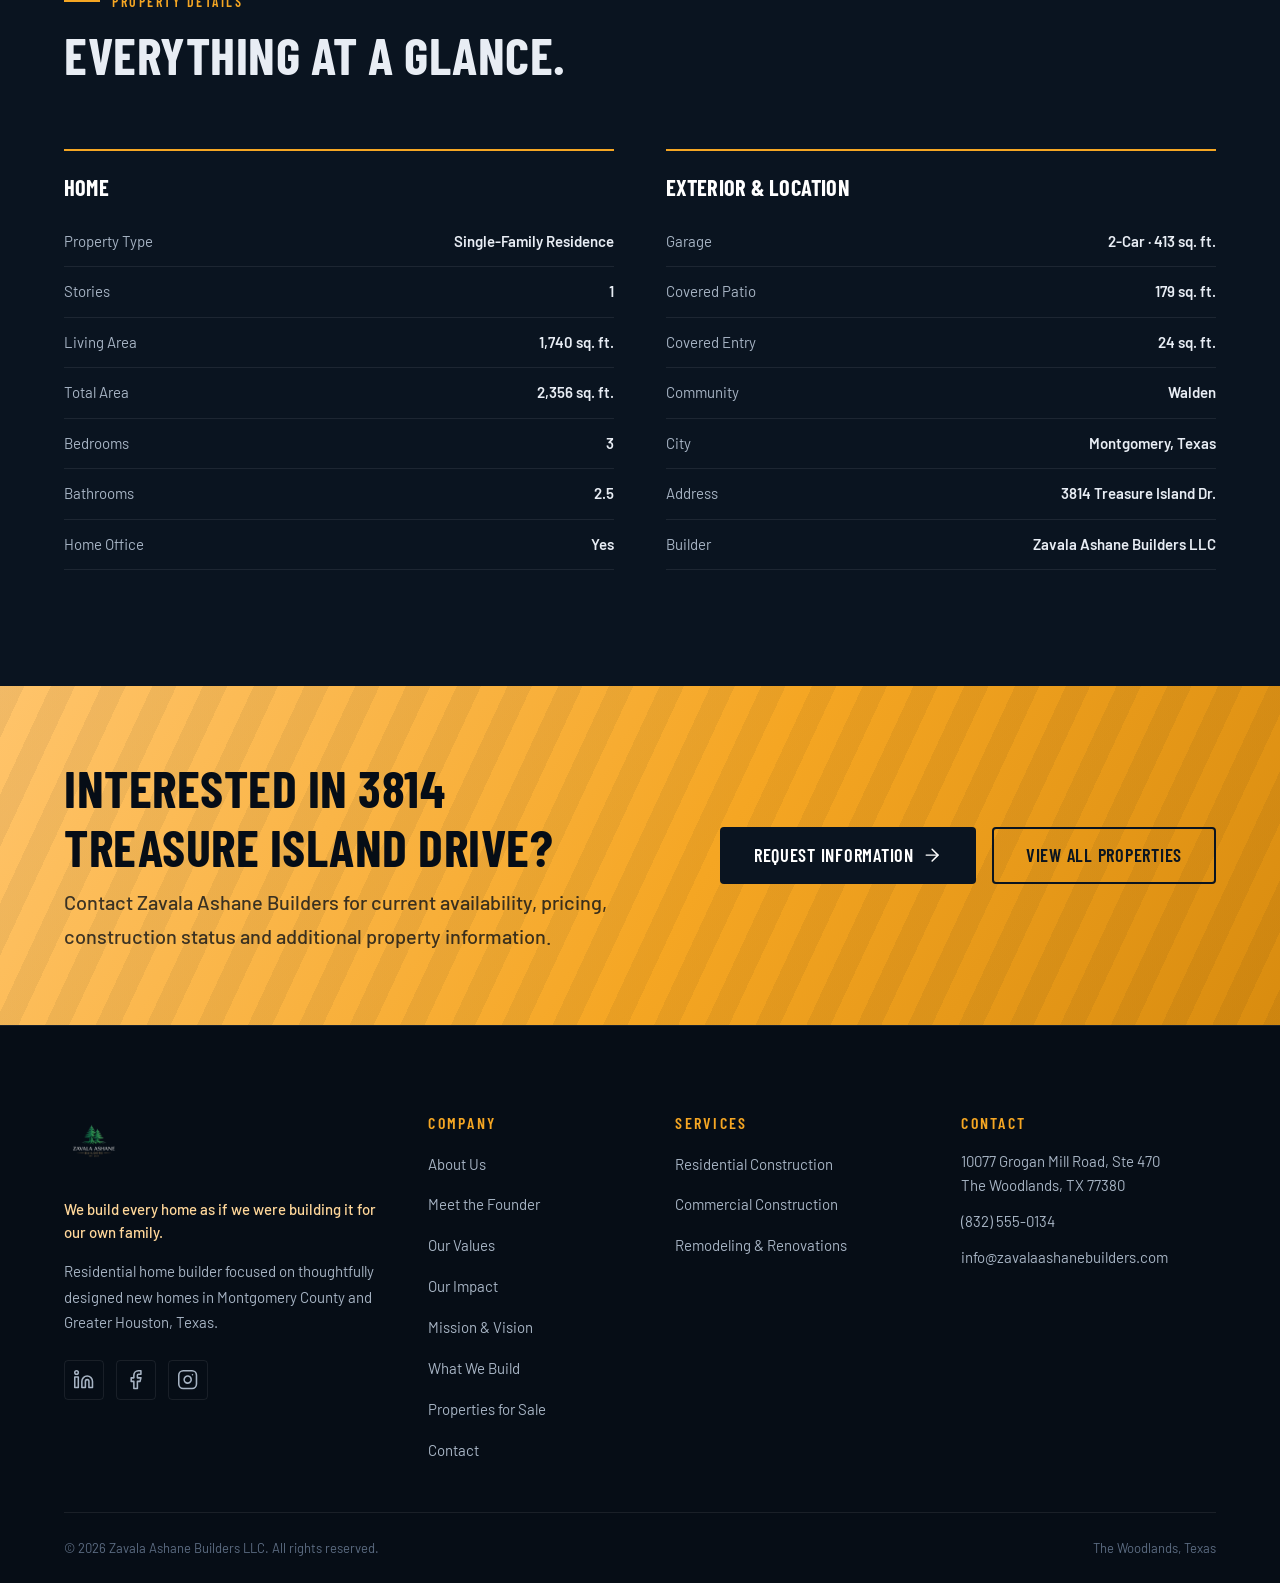
<file: 3814-treasure-island-drive.html>
<!DOCTYPE html>
<html lang="en">
<head>
  <!-- ============================================================
       Zavala Ashane Builders LLC — Property: 3814 Treasure Island Drive
       New construction · Walden, Montgomery, TX
       ============================================================ -->
  <meta charset="UTF-8">
  <meta name="viewport" content="width=device-width, initial-scale=1.0">

  <!-- Primary SEO -->
  <title>3814 Treasure Island Drive | New Construction in Walden, Montgomery TX | Zavala Ashane Builders</title>
  <meta name="description" content="3814 Treasure Island Drive is a new single-family residence by Zavala Ashane Builders in Walden, Montgomery, Texas. 3 bedrooms, 2.5 baths, 1,740 sq ft living area, dedicated home office, 2-car garage and covered patio.">
  <meta name="author" content="Zavala Ashane Builders LLC">
  <meta name="robots" content="index, follow">
  <link rel="canonical" href="https://zavalaashanebuilders.com/3814-treasure-island-drive.html">

  <!-- Open Graph / Social -->
  <meta property="og:type" content="website">
  <meta property="og:title" content="3814 Treasure Island Drive | New Construction in Walden, Montgomery TX">
  <meta property="og:description" content="3 bedrooms, 2.5 baths, dedicated home office and covered outdoor living — a new single-family residence by Zavala Ashane Builders in Walden, Montgomery, Texas.">
  <meta property="og:url" content="https://zavalaashanebuilders.com/3814-treasure-island-drive.html">
  <meta property="og:image" content="https://zavalaashanebuilders.com/assets/images/treasure-island-exterior.jpeg">
  <meta property="og:locale" content="en_US">
  <meta name="twitter:card" content="summary_large_image">
  <meta name="twitter:title" content="3814 Treasure Island Drive | New Construction in Walden, Montgomery TX">
  <meta name="twitter:description" content="New single-family residence by Zavala Ashane Builders in Walden, Montgomery, Texas. Contact for pricing.">
  <meta name="twitter:image" content="https://zavalaashanebuilders.com/assets/images/treasure-island-exterior.jpeg">

  <!-- Icons -->
  <link rel="icon" type="image/png" sizes="32x32" href="assets/images/favicon-32.png">
  <link rel="apple-touch-icon" sizes="180x180" href="assets/images/apple-touch-icon.png">
  <meta name="theme-color" content="#0A1420">

  <!-- Performance -->
  <link rel="preload" as="image" href="assets/images/treasure-island-exterior.jpeg">

  <!-- Styles — fonts are self-hosted (no external requests) -->
  <link rel="stylesheet" href="assets/css/fonts.css?v=3">
  <link rel="stylesheet" href="assets/css/base.css?v=4">
  <link rel="stylesheet" href="assets/css/components.css?v=13">
  <link rel="stylesheet" href="assets/css/sections.css?v=17">
  <link rel="stylesheet" href="assets/css/property.css?v=3">

  <!-- Structured Data (property listing) -->
  <script type="application/ld+json">
  {
    "@context": "https://schema.org",
    "@type": "SingleFamilyResidence",
    "name": "3814 Treasure Island Drive",
    "description": "New single-family residence by Zavala Ashane Builders in Walden, Montgomery, Texas. 3 bedrooms, 2.5 bathrooms, 1,740 sq ft living area, 2,356 sq ft total area, 2-car garage and covered patio.",
    "url": "https://zavalaashanebuilders.com/3814-treasure-island-drive.html",
    "address": {
      "@type": "PostalAddress",
      "streetAddress": "3814 Treasure Island Drive",
      "addressLocality": "Montgomery",
      "addressRegion": "TX",
      "addressCountry": "US"
    },
    "provider": {
      "@type": "GeneralContractor",
      "name": "Zavala Ashane Builders LLC",
      "telephone": "+1-832-555-0134",
      "url": "https://zavalaashanebuilders.com"
    }
  }
  </script>
</head>

<body>
  <a class="skip-link" href="#main">Skip to main content</a>

  <!-- ============================================================
       HEADER
       ============================================================ -->
  <header class="site-header" id="site-header">
    <div class="container site-header__inner">
      <a class="logo" href="index.html" aria-label="Zavala Ashane Builders — Home">
        <img src="assets/images/logo.png" alt="Zavala Ashane Builders logo" class="logo__img" width="512" height="512">
      </a>

      <button class="lang-toggle" type="button" id="lang-toggle" aria-label="Switch to Spanish">
        <span class="lang-toggle__opt is-active" data-lang="en">EN</span>
        <span class="lang-toggle__sep" aria-hidden="true">/</span>
        <span class="lang-toggle__opt" data-lang="es">ES</span>
      </button>

      <nav class="nav" id="primary-nav" aria-label="Primary navigation">
        <ul class="nav__list">
          <li><a class="nav__link" href="index.html#capabilities">What We Build</a></li>
          <li><a class="nav__link" href="index.html#properties">For Sale</a></li>
          <li><a class="nav__link" href="index.html#services">Services</a></li>
          <li><a class="nav__link" href="about.html">About</a></li>
          <li><a class="nav__link" href="our-impact.html">Our Impact</a></li>
          <li><a class="nav__link" href="index.html#contact">Contact</a></li>
        </ul>
        <div class="nav__cta">
          <!-- TODO: Replace placeholder phone number with the client's real number -->
          <a class="btn btn--primary btn--sm" href="tel:+18325550134">
            <svg class="icon" viewBox="0 0 24 24" aria-hidden="true" focusable="false"><path d="M22 16.92v3a2 2 0 0 1-2.18 2 19.79 19.79 0 0 1-8.63-3.07 19.5 19.5 0 0 1-6-6 19.79 19.79 0 0 1-3.07-8.67A2 2 0 0 1 4.11 2h3a2 2 0 0 1 2 1.72 12.84 12.84 0 0 0 .7 2.81 2 2 0 0 1-.45 2.11L8.09 9.91a16 16 0 0 0 6 6l1.27-1.27a2 2 0 0 1 2.11-.45 12.84 12.84 0 0 0 2.81.7A2 2 0 0 1 22 16.92z"/></svg>
            Free Estimate
          </a>
        </div>
      </nav>

      <button class="nav-toggle" id="nav-toggle" aria-expanded="false" aria-controls="primary-nav" aria-label="Open menu">
        <span class="nav-toggle__bar"></span>
        <span class="nav-toggle__bar"></span>
        <span class="nav-toggle__bar"></span>
      </button>
    </div>
  </header>

  <main id="main">

    <!-- ============================================================
         PROPERTY HERO — photo: assets/images/treasure-island-exterior.jpeg
         (set in the .prop-hero--treasure rule in assets/css/property.css)
         ============================================================ -->
    <section class="prop-hero prop-hero--treasure">
      <div class="container prop-hero__inner">
        <a class="prop-hero__back" href="index.html#properties">
          <svg class="icon" viewBox="0 0 24 24" aria-hidden="true" focusable="false"><line x1="19" y1="12" x2="5" y2="12"/><polyline points="12 19 5 12 12 5"/></svg>
          All Properties
        </a>
        <p class="prop-hero__status">Coming Soon · New Construction</p>
        <p class="prop-hero__eyebrow">Walden · Montgomery, Texas</p>
        <h1 class="prop-hero__title">3814 Treasure Island Drive</h1>
        <p class="prop-hero__lead">
          Modern warm design, thoughtful craftsmanship, and an efficient
          single-story plan created for everyday living.
        </p>
        <div class="prop-hero__actions">
          <a class="btn btn--primary btn--lg" href="#inquire">
            Contact for Pricing
            <svg class="icon" viewBox="0 0 24 24" aria-hidden="true" focusable="false"><line x1="5" y1="12" x2="19" y2="12"/><polyline points="12 5 19 12 12 19"/></svg>
          </a>
          <a class="btn btn--outline-light btn--lg" href="tel:+18325550134">
            <!-- TODO: Replace placeholder phone number -->
            (832) 555-0134
          </a>
        </div>
      </div>
    </section>

    <!-- ============================================================
         QUICK STATS
         ============================================================ -->
    <section class="prop-stats" aria-label="Property at a glance">
      <div class="container">
        <ul class="prop-stats__list prop-stats__list--six">
          <li class="prop-stats__item">
            <span class="prop-stats__value">3</span>
            <span class="prop-stats__label">Bedrooms</span>
          </li>
          <li class="prop-stats__item">
            <span class="prop-stats__value">2.5</span>
            <span class="prop-stats__label">Bathrooms</span>
          </li>
          <li class="prop-stats__item">
            <span class="prop-stats__value">1,740</span>
            <span class="prop-stats__label">Living Sq. Ft.</span>
          </li>
          <li class="prop-stats__item">
            <span class="prop-stats__value">2,356</span>
            <span class="prop-stats__label">Total Sq. Ft.</span>
          </li>
          <li class="prop-stats__item">
            <span class="prop-stats__value">2</span>
            <span class="prop-stats__label">Car Garage</span>
          </li>
          <li class="prop-stats__item">
            <span class="prop-stats__value">1</span>
            <span class="prop-stats__label">Dedicated Office</span>
          </li>
        </ul>
      </div>
    </section>

    <!-- ============================================================
         THE RESIDENCE
         ============================================================ -->
    <section class="section section--light" id="residence">
      <div class="container prop-split prop-split--title">
        <div class="reveal">
          <p class="eyebrow">The Residence</p>
          <h2 class="section-header__title">Designed to feel refined, warm, and easy to live in.</h2>
        </div>

        <div class="prop-copy reveal">
          <p class="prop-copy__lead">
            3814 Treasure Island Drive is a new single-family residence by Zavala
            Ashane Builders in Walden, Montgomery, Texas. The one-story plan brings
            together an open kitchen, dining and family room, a private primary
            suite, two secondary bedrooms, a dedicated home office and covered
            outdoor living.
          </p>
          <p>
            Every selection is coordinated around a modern-warm palette: soft white
            walls, Shaker cabinetry, white quartz with subtle gray veining,
            natural-oak-tone flooring, stainless-steel appliances and matte-black
            accents.
          </p>
        </div>
      </div>
    </section>

    <!-- ============================================================
         INTERIOR COLLECTION
         ============================================================ -->
    <section class="section section--dark" id="features">
      <div class="container">
        <header class="section-header reveal">
          <p class="eyebrow">Interior Collection</p>
          <h2 class="section-header__title">Zavala Ashane — Modern Warm</h2>
          <p class="section-header__lead">
            A clean, timeless interior designed to photograph beautifully and feel
            welcoming in person.
          </p>
        </header>

        <div class="prop-features">
          <article class="prop-feature reveal">
            <h3 class="prop-feature__title">Open Kitchen</h3>
            <p class="prop-feature__text">Shaker cabinetry, center island and quartz surfaces.</p>
          </article>
          <article class="prop-feature reveal">
            <h3 class="prop-feature__title">Primary Suite</h3>
            <p class="prop-feature__text">Double vanity, walk-in shower and walk-in closet.</p>
          </article>
          <article class="prop-feature reveal">
            <h3 class="prop-feature__title">Natural Oak LVP</h3>
            <p class="prop-feature__text">Warm wood tone with durable everyday performance.</p>
          </article>
          <article class="prop-feature reveal">
            <h3 class="prop-feature__title">Matte Black Accents</h3>
            <p class="prop-feature__text">Lighting, hardware and plumbing details.</p>
          </article>
          <article class="prop-feature reveal">
            <h3 class="prop-feature__title">Stainless Appliances</h3>
            <p class="prop-feature__text">Coordinated modern kitchen package.</p>
          </article>
          <article class="prop-feature reveal">
            <h3 class="prop-feature__title">Dedicated Office</h3>
            <p class="prop-feature__text">Separate work-from-home space.</p>
          </article>
        </div>
      </div>
    </section>

    <!-- ============================================================
         GALLERY
         ============================================================ -->
    <section class="section section--light" id="gallery">
      <div class="container">
        <header class="section-header reveal">
          <p class="eyebrow">Design Gallery</p>
          <h2 class="section-header__title">Built around a cohesive point of view.</h2>
        </header>

        <!-- ⚠️ One photo slot still open — replace the remaining
             <div class="prop-gallery__ph"> with a
             <figure class="prop-gallery__item"> holding an
             <img class="prop-gallery__img"> plus a
             <figcaption class="prop-gallery__label"> room name. -->
        <div class="prop-gallery reveal">
          <figure class="prop-gallery__item prop-gallery__item--big">
            <img class="prop-gallery__img prop-gallery__img--big" src="assets/images/treasure-island-kitchen-dining.jpeg" alt="Kitchen and dining area at 3814 Treasure Island Drive" loading="lazy" width="1200" height="800">
            <figcaption class="prop-gallery__label">Kitchen · Dining</figcaption>
          </figure>
          <div class="prop-gallery__side">
            <figure class="prop-gallery__item">
              <img class="prop-gallery__img" src="assets/images/treasure-island-primary-bedroom.jpeg" alt="Primary bedroom at 3814 Treasure Island Drive" loading="lazy" width="1012" height="696">
              <figcaption class="prop-gallery__label">Primary Bedroom</figcaption>
            </figure>
            <div class="prop-gallery__ph">Photo coming soon</div>
          </div>
        </div>

        <p class="prop-gallery__caption reveal">
          Exterior and interior design imagery shown for design intent and may
          include illustrative elements.
        </p>
      </div>
    </section>

    <!-- ============================================================
         PROPERTY DETAILS
         ============================================================ -->
    <section class="section section--dark" id="details">
      <div class="container">
        <header class="section-header reveal">
          <p class="eyebrow">Property Details</p>
          <h2 class="section-header__title">Everything at a glance.</h2>
        </header>

        <div class="prop-specs">
          <div class="prop-specs__card reveal">
            <h3 class="prop-specs__title">Home</h3>
            <ul class="prop-specs__list">
              <li><span>Property Type</span><span>Single-Family Residence</span></li>
              <li><span>Stories</span><span>1</span></li>
              <li><span>Living Area</span><span>1,740 sq. ft.</span></li>
              <li><span>Total Area</span><span>2,356 sq. ft.</span></li>
              <li><span>Bedrooms</span><span>3</span></li>
              <li><span>Bathrooms</span><span>2.5</span></li>
              <li><span>Home Office</span><span>Yes</span></li>
            </ul>
          </div>

          <div class="prop-specs__card reveal">
            <h3 class="prop-specs__title">Exterior &amp; Location</h3>
            <ul class="prop-specs__list">
              <li><span>Garage</span><span>2-Car · 413 sq. ft.</span></li>
              <li><span>Covered Patio</span><span>179 sq. ft.</span></li>
              <li><span>Covered Entry</span><span>24 sq. ft.</span></li>
              <li><span>Community</span><span>Walden</span></li>
              <li><span>City</span><span>Montgomery, Texas</span></li>
              <li><span>Address</span><span>3814 Treasure Island Dr.</span></li>
              <li><span>Builder</span><span>Zavala Ashane Builders LLC</span></li>
            </ul>
          </div>
        </div>
      </div>
    </section>

    <!-- ============================================================
         CTA BAND
         ============================================================ -->
    <section class="cta-band" id="inquire" aria-label="Request information about 3814 Treasure Island Drive">
      <div class="container cta-band__inner">
        <div class="cta-band__text">
          <h2 class="cta-band__title">Interested in 3814 Treasure Island Drive?</h2>
          <p class="cta-band__lead">
            Contact Zavala Ashane Builders for current availability, pricing,
            construction status and additional property information.
          </p>
        </div>
        <div class="cta-band__actions">
          <!-- TODO: Replace placeholder email address -->
          <a class="btn btn--dark btn--lg" href="mailto:info@zavalaashanebuilders.com?subject=3814%20Treasure%20Island%20Drive">
            Request Information
            <svg class="icon" viewBox="0 0 24 24" aria-hidden="true" focusable="false"><line x1="5" y1="12" x2="19" y2="12"/><polyline points="12 5 19 12 12 19"/></svg>
          </a>
          <a class="btn btn--outline-dark btn--lg" href="index.html#properties">View All Properties</a>
        </div>
      </div>
    </section>
  </main>

  <!-- ============================================================
       FOOTER
       ============================================================ -->
  <footer class="site-footer">
    <div class="container">
      <div class="site-footer__grid">
        <div class="site-footer__brand">
          <a class="logo logo--footer" href="index.html" aria-label="Zavala Ashane Builders — Back to home">
            <img src="assets/images/logo.png" alt="Zavala Ashane Builders logo" class="logo__img" loading="lazy" width="512" height="512">
          </a>
          <p class="site-footer__tagline">We build every home as if we were building it for our own family.</p>
          <p class="site-footer__blurb">
            Residential home builder focused on thoughtfully designed new homes in
            Montgomery County and Greater Houston, Texas.
          </p>
          <ul class="site-footer__social" aria-label="Social media">
            <!-- TODO: Confirm/update social media URLs before launch -->
            <li>
              <a href="https://www.linkedin.com/in/cesar-zavala-medellin-796748179/" target="_blank" rel="noopener noreferrer" aria-label="LinkedIn">
                <svg class="icon" viewBox="0 0 24 24" aria-hidden="true" focusable="false"><path d="M16 8a6 6 0 0 1 6 6v7h-4v-7a2 2 0 0 0-2-2 2 2 0 0 0-2 2v7h-4v-7a6 6 0 0 1 6-6z"/><rect x="2" y="9" width="4" height="12"/><circle cx="4" cy="4" r="2"/></svg>
              </a>
            </li>
            <li>
              <a href="#" aria-label="Facebook">
                <svg class="icon" viewBox="0 0 24 24" aria-hidden="true" focusable="false"><path d="M18 2h-3a5 5 0 0 0-5 5v3H7v4h3v8h4v-8h3l1-4h-4V7a1 1 0 0 1 1-1h3z"/></svg>
              </a>
            </li>
            <li>
              <a href="#" aria-label="Instagram">
                <svg class="icon" viewBox="0 0 24 24" aria-hidden="true" focusable="false"><rect x="2" y="2" width="20" height="20" rx="5"/><path d="M16 11.37A4 4 0 1 1 12.63 8 4 4 0 0 1 16 11.37z"/><line x1="17.5" y1="6.5" x2="17.51" y2="6.5"/></svg>
              </a>
            </li>
          </ul>
        </div>

        <nav class="site-footer__col" aria-label="Footer navigation">
          <h3 class="site-footer__heading">Company</h3>
          <ul class="site-footer__links">
            <li><a href="about.html">About Us</a></li>
            <li><a href="about.html#founder">Meet the Founder</a></li>
            <li><a href="about.html#values">Our Values</a></li>
            <li><a href="our-impact.html">Our Impact</a></li>
            <li><a href="index.html#mission">Mission &amp; Vision</a></li>
            <li><a href="index.html#capabilities">What We Build</a></li>
            <li><a href="index.html#properties">Properties for Sale</a></li>
            <li><a href="index.html#contact">Contact</a></li>
          </ul>
        </nav>

        <nav class="site-footer__col" aria-label="Services navigation">
          <h3 class="site-footer__heading">Services</h3>
          <ul class="site-footer__links">
            <li><a href="index.html#services">Residential Construction</a></li>
            <li><a href="index.html#services">Commercial Construction</a></li>
            <li><a href="index.html#services">Remodeling &amp; Renovations</a></li>
          </ul>
        </nav>

        <div class="site-footer__col">
          <h3 class="site-footer__heading">Contact</h3>
          <ul class="site-footer__contact">
            <li>10077 Grogan Mill Road, Ste 470<br>The Woodlands, TX 77380</li>
            <!-- TODO: Replace placeholder phone number -->
            <li><a href="tel:+18325550134">(832) 555-0134</a></li>
            <!-- TODO: Replace placeholder email address -->
            <li><a href="mailto:info@zavalaashanebuilders.com">info@zavalaashanebuilders.com</a></li>
          </ul>
        </div>
      </div>

      <div class="site-footer__bottom">
        <p>&copy; <span id="copyright-year">2026</span> Zavala Ashane Builders LLC. All rights reserved.</p>
        <p class="site-footer__location">The Woodlands, Texas</p>
      </div>
    </div>
  </footer>

  <!-- Back to top -->
  <a class="back-to-top" href="#main" aria-label="Back to top">
    <svg class="icon" viewBox="0 0 24 24" aria-hidden="true" focusable="false"><polyline points="18 15 12 9 6 15"/></svg>
  </a>

  <script src="assets/js/main.js?v=5" defer></script>
  <script src="assets/js/i18n-data.js?v=3" defer></script>
  <script src="assets/js/i18n.js?v=1" defer></script>
</body>
</html>
</file>
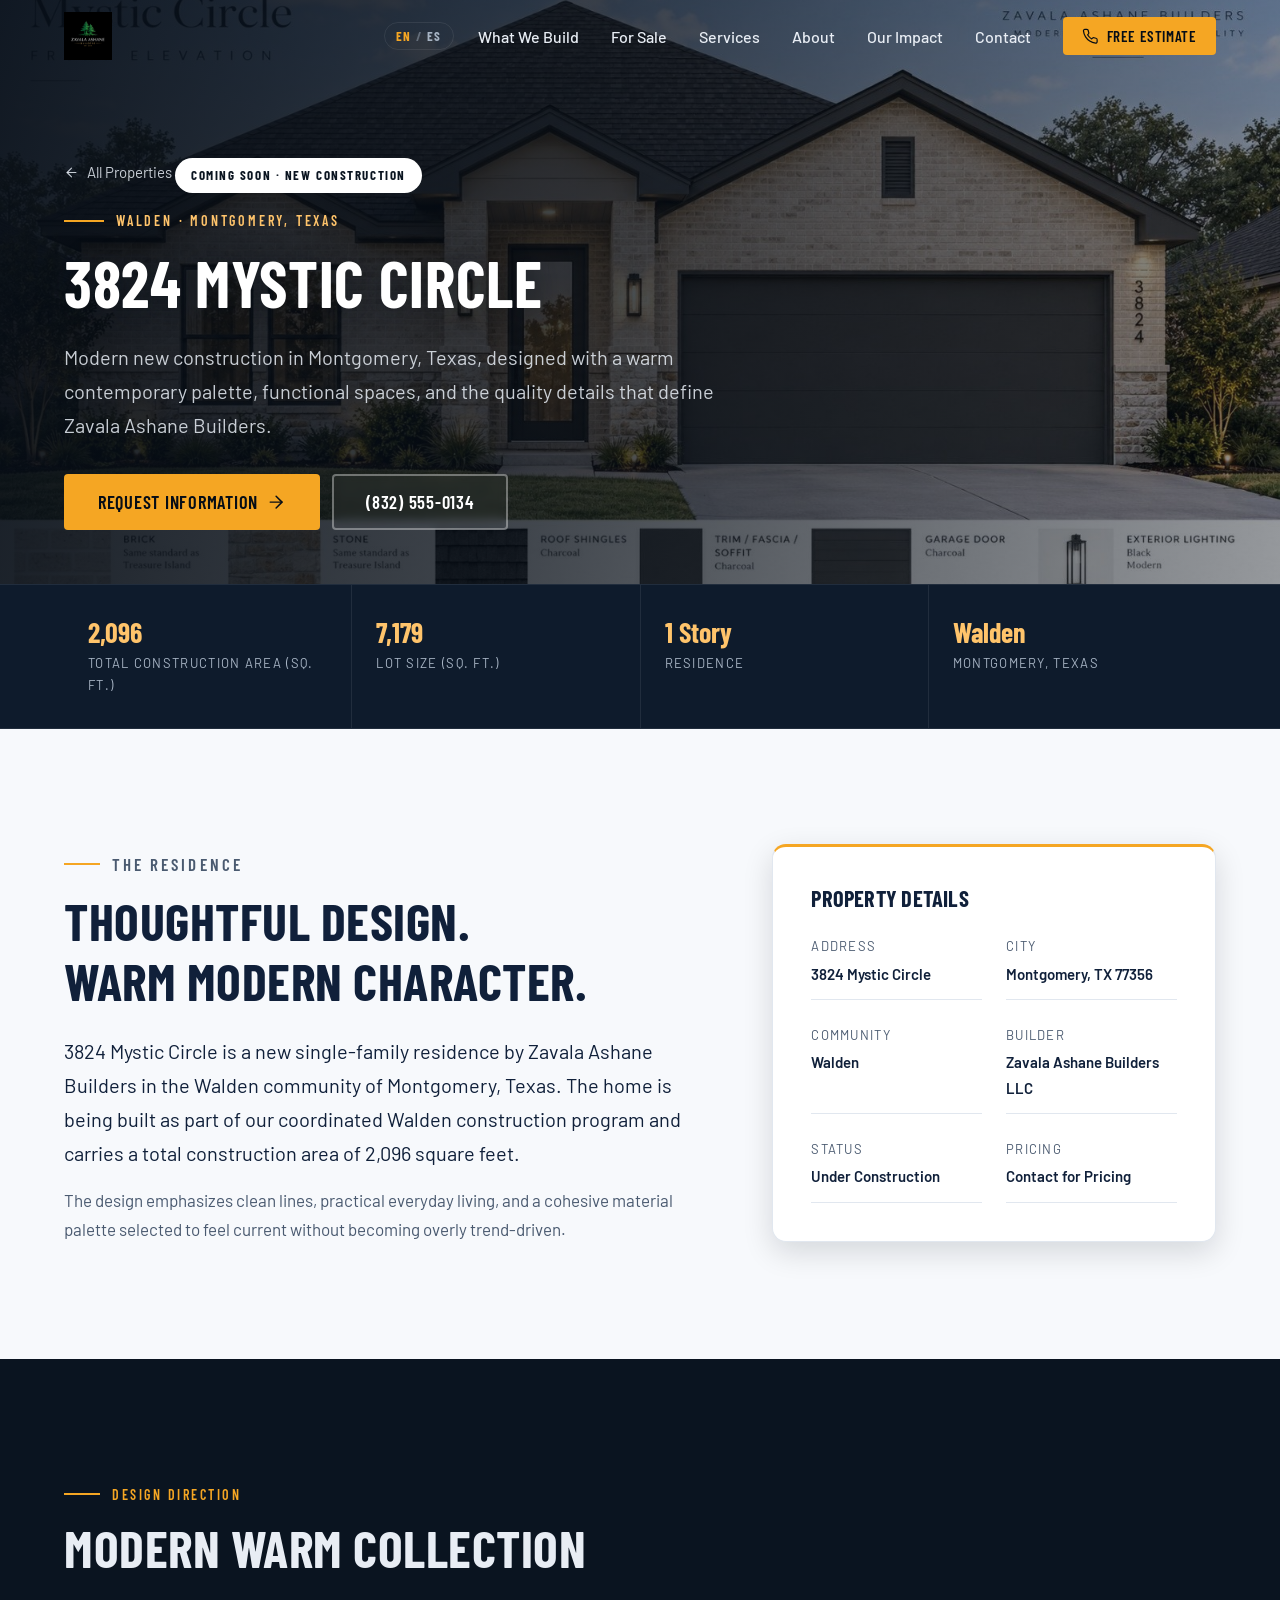
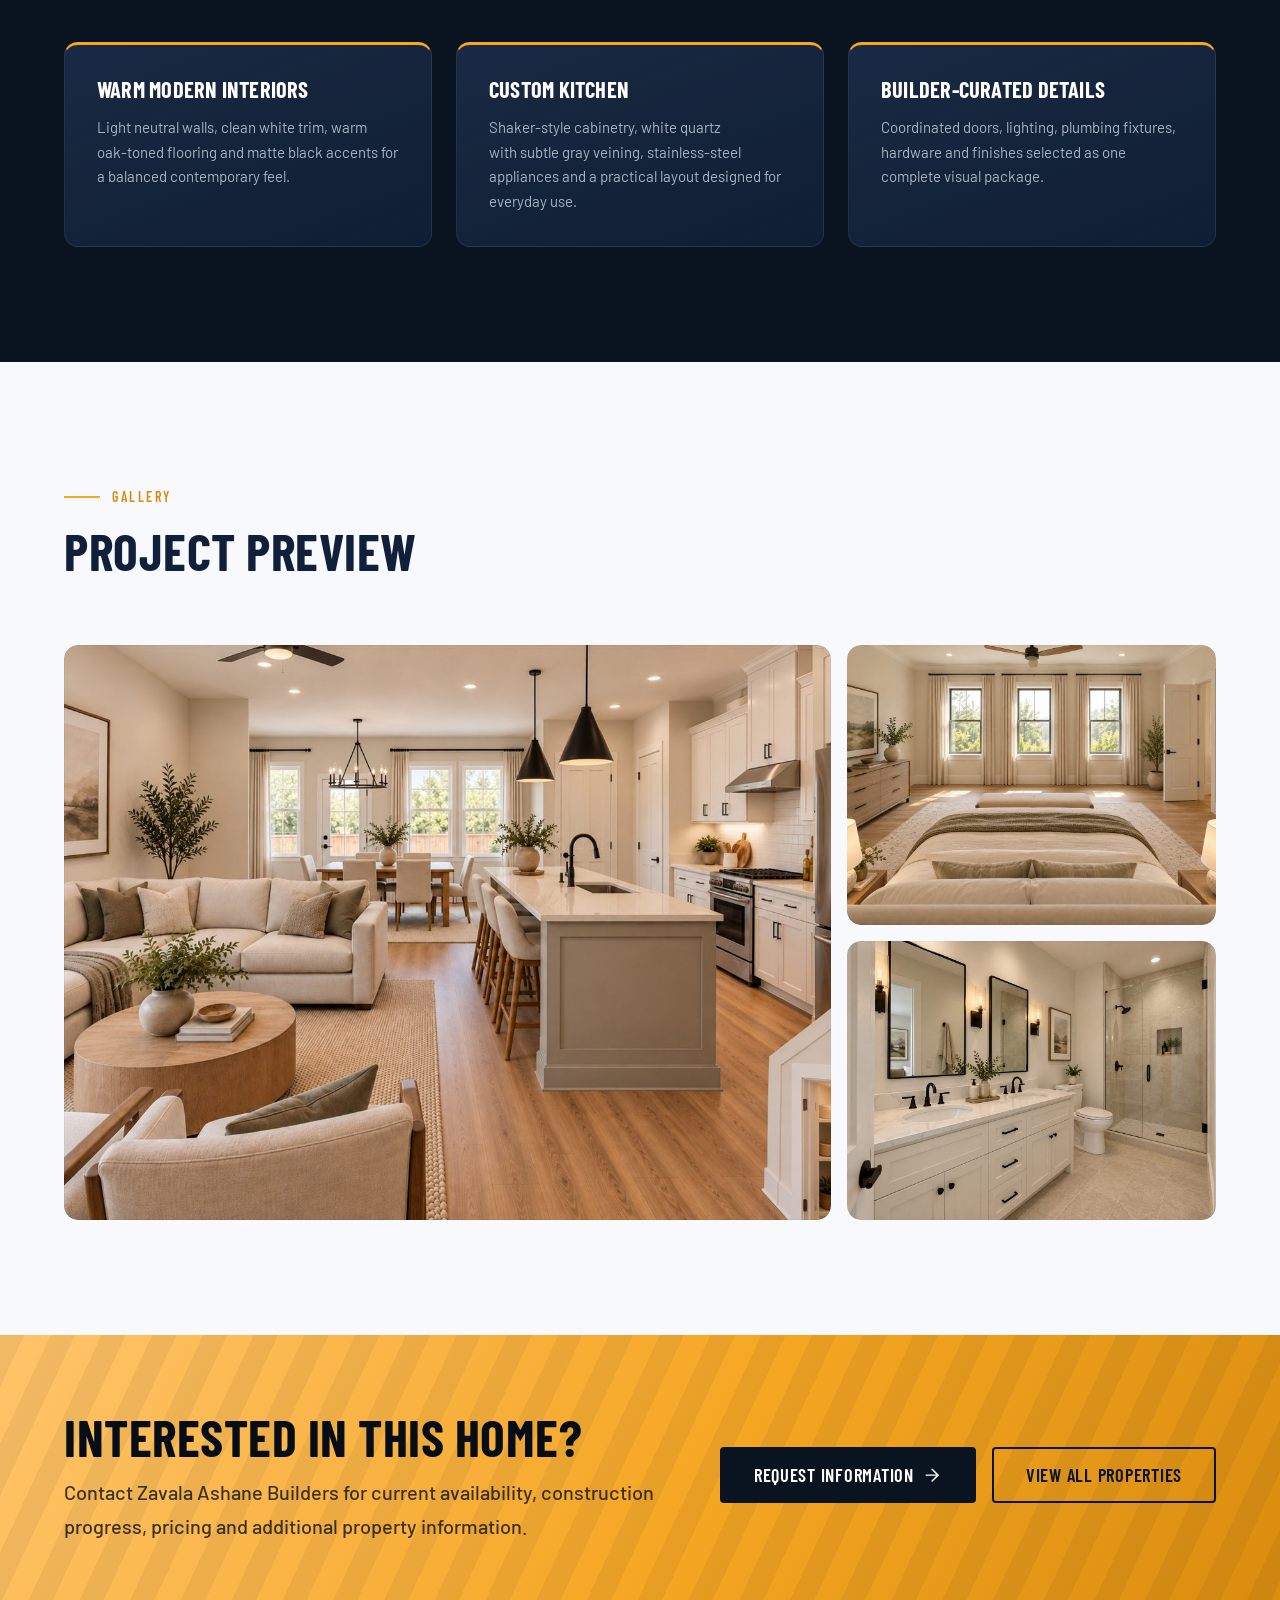
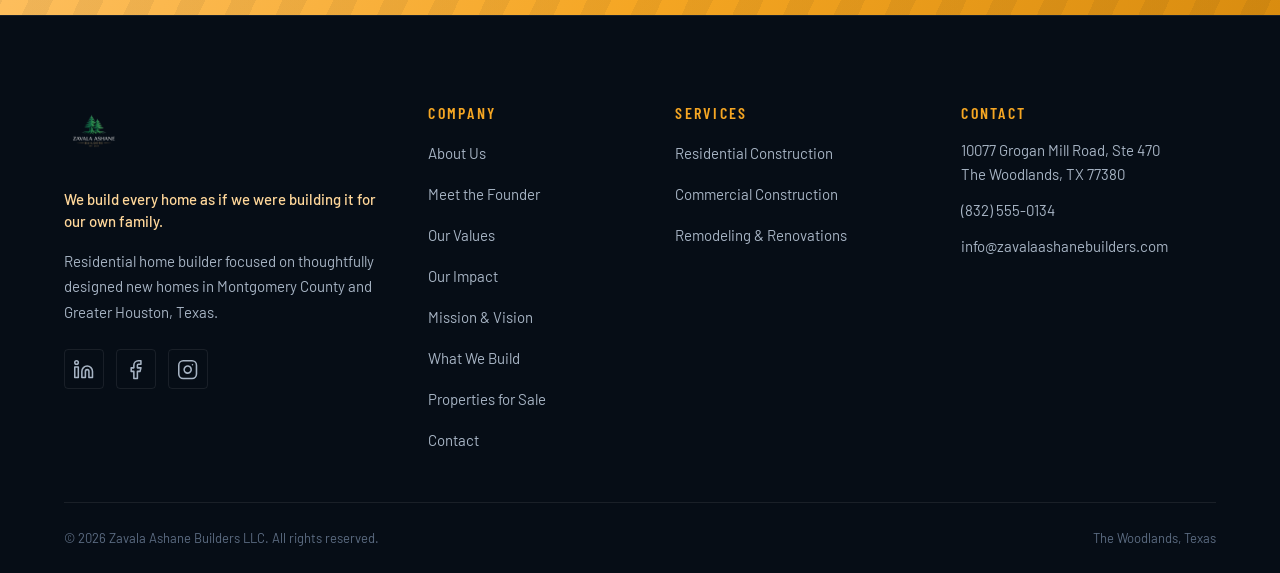
<file: 3824-mystic-circle.html>
<!DOCTYPE html>
<html lang="en">
<head>
  <!-- ============================================================
       Zavala Ashane Builders LLC — Property: 3824 Mystic Circle
       New construction · Walden, Montgomery, TX
       ============================================================ -->
  <meta charset="UTF-8">
  <meta name="viewport" content="width=device-width, initial-scale=1.0">

  <!-- Primary SEO -->
  <title>3824 Mystic Circle | New Construction in Walden, Montgomery TX | Zavala Ashane Builders</title>
  <meta name="description" content="3824 Mystic Circle is a new single-family residence by Zavala Ashane Builders in the Walden community of Montgomery, Texas — 2,096 sq ft of total construction area on a 7,179 sq ft lot. Contact us for pricing and availability.">
  <meta name="author" content="Zavala Ashane Builders LLC">
  <meta name="robots" content="index, follow">
  <link rel="canonical" href="https://zavalaashanebuilders.com/3824-mystic-circle.html">

  <!-- Open Graph / Social -->
  <meta property="og:type" content="website">
  <meta property="og:title" content="3824 Mystic Circle | New Construction in Walden, Montgomery TX">
  <meta property="og:description" content="A new single-family residence by Zavala Ashane Builders in the Walden community — warm modern design, 2,096 sq ft of total construction area. Contact for pricing.">
  <meta property="og:url" content="https://zavalaashanebuilders.com/3824-mystic-circle.html">
  <meta property="og:image" content="https://zavalaashanebuilders.com/assets/images/mystic-circle.jpeg">
  <meta property="og:locale" content="en_US">
  <meta name="twitter:card" content="summary_large_image">
  <meta name="twitter:title" content="3824 Mystic Circle | New Construction in Walden, Montgomery TX">
  <meta name="twitter:description" content="New single-family residence by Zavala Ashane Builders in Walden, Montgomery, Texas. Contact for pricing.">
  <meta name="twitter:image" content="https://zavalaashanebuilders.com/assets/images/mystic-circle.jpeg">

  <!-- Icons -->
  <link rel="icon" type="image/png" sizes="32x32" href="assets/images/favicon-32.png">
  <link rel="apple-touch-icon" sizes="180x180" href="assets/images/apple-touch-icon.png">
  <meta name="theme-color" content="#0A1420">

  <!-- Performance -->
  <link rel="preload" as="image" href="assets/images/mystic-circle.jpeg">

  <!-- Styles — fonts are self-hosted (no external requests) -->
  <link rel="stylesheet" href="assets/css/fonts.css?v=3">
  <link rel="stylesheet" href="assets/css/base.css?v=4">
  <link rel="stylesheet" href="assets/css/components.css?v=13">
  <link rel="stylesheet" href="assets/css/sections.css?v=17">
  <link rel="stylesheet" href="assets/css/property.css?v=3">

  <!-- Structured Data (property listing) -->
  <script type="application/ld+json">
  {
    "@context": "https://schema.org",
    "@type": "SingleFamilyResidence",
    "name": "3824 Mystic Circle",
    "description": "New single-family residence by Zavala Ashane Builders in the Walden community of Montgomery, Texas. Total construction area of 2,096 square feet on a 7,179 square foot lot.",
    "url": "https://zavalaashanebuilders.com/3824-mystic-circle.html",
    "image": "https://zavalaashanebuilders.com/assets/images/mystic-circle.jpeg",
    "address": {
      "@type": "PostalAddress",
      "streetAddress": "3824 Mystic Circle",
      "addressLocality": "Montgomery",
      "addressRegion": "TX",
      "postalCode": "77356",
      "addressCountry": "US"
    },
    "provider": {
      "@type": "GeneralContractor",
      "name": "Zavala Ashane Builders LLC",
      "telephone": "+1-832-555-0134",
      "url": "https://zavalaashanebuilders.com"
    }
  }
  </script>
</head>

<body>
  <a class="skip-link" href="#main">Skip to main content</a>

  <!-- ============================================================
       HEADER
       ============================================================ -->
  <header class="site-header" id="site-header">
    <div class="container site-header__inner">
      <a class="logo" href="index.html" aria-label="Zavala Ashane Builders — Home">
        <img src="assets/images/logo.png" alt="Zavala Ashane Builders logo" class="logo__img" width="512" height="512">
      </a>

      <button class="lang-toggle" type="button" id="lang-toggle" aria-label="Switch to Spanish">
        <span class="lang-toggle__opt is-active" data-lang="en">EN</span>
        <span class="lang-toggle__sep" aria-hidden="true">/</span>
        <span class="lang-toggle__opt" data-lang="es">ES</span>
      </button>

      <nav class="nav" id="primary-nav" aria-label="Primary navigation">
        <ul class="nav__list">
          <li><a class="nav__link" href="index.html#capabilities">What We Build</a></li>
          <li><a class="nav__link" href="index.html#properties">For Sale</a></li>
          <li><a class="nav__link" href="index.html#services">Services</a></li>
          <li><a class="nav__link" href="about.html">About</a></li>
          <li><a class="nav__link" href="our-impact.html">Our Impact</a></li>
          <li><a class="nav__link" href="index.html#contact">Contact</a></li>
        </ul>
        <div class="nav__cta">
          <!-- TODO: Replace placeholder phone number with the client's real number -->
          <a class="btn btn--primary btn--sm" href="tel:+18325550134">
            <svg class="icon" viewBox="0 0 24 24" aria-hidden="true" focusable="false"><path d="M22 16.92v3a2 2 0 0 1-2.18 2 19.79 19.79 0 0 1-8.63-3.07 19.5 19.5 0 0 1-6-6 19.79 19.79 0 0 1-3.07-8.67A2 2 0 0 1 4.11 2h3a2 2 0 0 1 2 1.72 12.84 12.84 0 0 0 .7 2.81 2 2 0 0 1-.45 2.11L8.09 9.91a16 16 0 0 0 6 6l1.27-1.27a2 2 0 0 1 2.11-.45 12.84 12.84 0 0 0 2.81.7A2 2 0 0 1 22 16.92z"/></svg>
            Free Estimate
          </a>
        </div>
      </nav>

      <button class="nav-toggle" id="nav-toggle" aria-expanded="false" aria-controls="primary-nav" aria-label="Open menu">
        <span class="nav-toggle__bar"></span>
        <span class="nav-toggle__bar"></span>
        <span class="nav-toggle__bar"></span>
      </button>
    </div>
  </header>

  <main id="main">

    <!-- ============================================================
         PROPERTY HERO
         ============================================================ -->
    <section class="prop-hero prop-hero--mystic">
      <div class="container prop-hero__inner">
        <a class="prop-hero__back" href="index.html#properties">
          <svg class="icon" viewBox="0 0 24 24" aria-hidden="true" focusable="false"><line x1="19" y1="12" x2="5" y2="12"/><polyline points="12 19 5 12 12 5"/></svg>
          All Properties
        </a>
        <p class="prop-hero__status">Coming Soon · New Construction</p>
        <p class="prop-hero__eyebrow">Walden · Montgomery, Texas</p>
        <h1 class="prop-hero__title">3824 Mystic Circle</h1>
        <p class="prop-hero__lead">
          Modern new construction in Montgomery, Texas, designed with a warm
          contemporary palette, functional spaces, and the quality details that
          define Zavala Ashane Builders.
        </p>
        <div class="prop-hero__actions">
          <a class="btn btn--primary btn--lg" href="#inquire">
            Request Information
            <svg class="icon" viewBox="0 0 24 24" aria-hidden="true" focusable="false"><line x1="5" y1="12" x2="19" y2="12"/><polyline points="12 5 19 12 12 19"/></svg>
          </a>
          <a class="btn btn--outline-light btn--lg" href="tel:+18325550134">
            <!-- TODO: Replace placeholder phone number -->
            (832) 555-0134
          </a>
        </div>
      </div>
    </section>

    <!-- ============================================================
         QUICK STATS
         ============================================================ -->
    <section class="prop-stats" aria-label="Property at a glance">
      <div class="container">
        <ul class="prop-stats__list">
          <li class="prop-stats__item">
            <span class="prop-stats__value">2,096</span>
            <span class="prop-stats__label">Total Construction Area (Sq. Ft.)</span>
          </li>
          <li class="prop-stats__item">
            <span class="prop-stats__value">7,179</span>
            <span class="prop-stats__label">Lot Size (Sq. Ft.)</span>
          </li>
          <li class="prop-stats__item">
            <span class="prop-stats__value">1 Story</span>
            <span class="prop-stats__label">Residence</span>
          </li>
          <li class="prop-stats__item">
            <span class="prop-stats__value">Walden</span>
            <span class="prop-stats__label">Montgomery, Texas</span>
          </li>
        </ul>
      </div>
    </section>

    <!-- ============================================================
         THE RESIDENCE
         ============================================================ -->
    <section class="section section--light" id="residence">
      <div class="container prop-split">
        <div class="prop-copy reveal">
          <p class="eyebrow">The Residence</p>
          <h2 class="section-header__title">Thoughtful design. Warm modern character.</h2>
          <p class="prop-copy__lead">
            3824 Mystic Circle is a new single-family residence by Zavala Ashane
            Builders in the Walden community of Montgomery, Texas. The home is being
            built as part of our coordinated Walden construction program and carries
            a total construction area of 2,096 square feet.
          </p>
          <p>
            The design emphasizes clean lines, practical everyday living, and a
            cohesive material palette selected to feel current without becoming
            overly trend-driven.
          </p>
        </div>

        <aside class="prop-card reveal" aria-label="Property details">
          <h2 class="prop-card__title">Property Details</h2>
          <dl class="prop-facts">
            <div class="prop-facts__item">
              <dt>Address</dt>
              <dd>3824 Mystic Circle</dd>
            </div>
            <div class="prop-facts__item">
              <dt>City</dt>
              <dd>Montgomery, TX 77356</dd>
            </div>
            <div class="prop-facts__item">
              <dt>Community</dt>
              <dd>Walden</dd>
            </div>
            <div class="prop-facts__item">
              <dt>Builder</dt>
              <dd>Zavala Ashane Builders LLC</dd>
            </div>
            <div class="prop-facts__item">
              <dt>Status</dt>
              <dd>Under Construction</dd>
            </div>
            <div class="prop-facts__item">
              <dt>Pricing</dt>
              <dd>Contact for Pricing</dd>
            </div>
          </dl>
        </aside>
      </div>
    </section>

    <!-- ============================================================
         DESIGN DIRECTION
         ============================================================ -->
    <section class="section section--dark" id="design">
      <div class="container">
        <header class="section-header reveal">
          <p class="eyebrow">Design Direction</p>
          <h2 class="section-header__title">Modern Warm Collection</h2>
        </header>

        <div class="prop-features">
          <article class="prop-feature reveal">
            <h3 class="prop-feature__title">Warm Modern Interiors</h3>
            <p class="prop-feature__text">
              Light neutral walls, clean white trim, warm oak-toned flooring and
              matte black accents for a balanced contemporary feel.
            </p>
          </article>

          <article class="prop-feature reveal">
            <h3 class="prop-feature__title">Custom Kitchen</h3>
            <p class="prop-feature__text">
              Shaker-style cabinetry, white quartz with subtle gray veining,
              stainless-steel appliances and a practical layout designed for
              everyday use.
            </p>
          </article>

          <article class="prop-feature reveal">
            <h3 class="prop-feature__title">Builder-Curated Details</h3>
            <p class="prop-feature__text">
              Coordinated doors, lighting, plumbing fixtures, hardware and finishes
              selected as one complete visual package.
            </p>
          </article>
        </div>
      </div>
    </section>

    <!-- ============================================================
         GALLERY
         ============================================================ -->
    <section class="section section--light" id="gallery">
      <div class="container">
        <header class="section-header reveal">
          <p class="eyebrow">Gallery</p>
          <h2 class="section-header__title">Project Preview</h2>
        </header>

        <!-- ⚠️ Photo slots — add more by dropping another
             <figure class="prop-gallery__item"> with an <img class="prop-gallery__img">
             and a <figcaption class="prop-gallery__label"> into the grid or the
             .prop-gallery__side column. -->
        <div class="prop-gallery reveal">
          <figure class="prop-gallery__item prop-gallery__item--big">
            <img class="prop-gallery__img prop-gallery__img--big" src="assets/images/mystic-living-kitchen.jpeg" alt="Kitchen, dining and living area at 3824 Mystic Circle" loading="lazy" width="1200" height="900">
            <figcaption class="prop-gallery__label">Living · Dining · Kitchen</figcaption>
          </figure>
          <div class="prop-gallery__side">
            <figure class="prop-gallery__item">
              <img class="prop-gallery__img" src="assets/images/mystic-primary-bedroom.jpeg" alt="Primary bedroom at 3824 Mystic Circle" loading="lazy" width="1200" height="900">
              <figcaption class="prop-gallery__label">Primary Bedroom</figcaption>
            </figure>
            <figure class="prop-gallery__item">
              <img class="prop-gallery__img" src="assets/images/mystic-primary-bathroom.jpeg" alt="Primary bathroom at 3824 Mystic Circle" loading="lazy" width="1200" height="900">
              <figcaption class="prop-gallery__label">Primary Bath</figcaption>
            </figure>
          </div>
        </div>
      </div>
    </section>

    <!-- ============================================================
         CTA BAND
         ============================================================ -->
    <section class="cta-band" id="inquire" aria-label="Request information about 3824 Mystic Circle">
      <div class="container cta-band__inner">
        <div class="cta-band__text">
          <h2 class="cta-band__title">Interested in this home?</h2>
          <p class="cta-band__lead">
            Contact Zavala Ashane Builders for current availability, construction
            progress, pricing and additional property information.
          </p>
        </div>
        <div class="cta-band__actions">
          <!-- TODO: Replace placeholder email address -->
          <a class="btn btn--dark btn--lg" href="mailto:info@zavalaashanebuilders.com?subject=3824%20Mystic%20Circle">
            Request Information
            <svg class="icon" viewBox="0 0 24 24" aria-hidden="true" focusable="false"><line x1="5" y1="12" x2="19" y2="12"/><polyline points="12 5 19 12 12 19"/></svg>
          </a>
          <a class="btn btn--outline-dark btn--lg" href="index.html#properties">View All Properties</a>
        </div>
      </div>
    </section>
  </main>

  <!-- ============================================================
       FOOTER
       ============================================================ -->
  <footer class="site-footer">
    <div class="container">
      <div class="site-footer__grid">
        <div class="site-footer__brand">
          <a class="logo logo--footer" href="index.html" aria-label="Zavala Ashane Builders — Back to home">
            <img src="assets/images/logo.png" alt="Zavala Ashane Builders logo" class="logo__img" loading="lazy" width="512" height="512">
          </a>
          <p class="site-footer__tagline">We build every home as if we were building it for our own family.</p>
          <p class="site-footer__blurb">
            Residential home builder focused on thoughtfully designed new homes in
            Montgomery County and Greater Houston, Texas.
          </p>
          <ul class="site-footer__social" aria-label="Social media">
            <!-- TODO: Confirm/update social media URLs before launch -->
            <li>
              <a href="https://www.linkedin.com/in/cesar-zavala-medellin-796748179/" target="_blank" rel="noopener noreferrer" aria-label="LinkedIn">
                <svg class="icon" viewBox="0 0 24 24" aria-hidden="true" focusable="false"><path d="M16 8a6 6 0 0 1 6 6v7h-4v-7a2 2 0 0 0-2-2 2 2 0 0 0-2 2v7h-4v-7a6 6 0 0 1 6-6z"/><rect x="2" y="9" width="4" height="12"/><circle cx="4" cy="4" r="2"/></svg>
              </a>
            </li>
            <li>
              <a href="#" aria-label="Facebook">
                <svg class="icon" viewBox="0 0 24 24" aria-hidden="true" focusable="false"><path d="M18 2h-3a5 5 0 0 0-5 5v3H7v4h3v8h4v-8h3l1-4h-4V7a1 1 0 0 1 1-1h3z"/></svg>
              </a>
            </li>
            <li>
              <a href="#" aria-label="Instagram">
                <svg class="icon" viewBox="0 0 24 24" aria-hidden="true" focusable="false"><rect x="2" y="2" width="20" height="20" rx="5"/><path d="M16 11.37A4 4 0 1 1 12.63 8 4 4 0 0 1 16 11.37z"/><line x1="17.5" y1="6.5" x2="17.51" y2="6.5"/></svg>
              </a>
            </li>
          </ul>
        </div>

        <nav class="site-footer__col" aria-label="Footer navigation">
          <h3 class="site-footer__heading">Company</h3>
          <ul class="site-footer__links">
            <li><a href="about.html">About Us</a></li>
            <li><a href="about.html#founder">Meet the Founder</a></li>
            <li><a href="about.html#values">Our Values</a></li>
            <li><a href="our-impact.html">Our Impact</a></li>
            <li><a href="index.html#mission">Mission &amp; Vision</a></li>
            <li><a href="index.html#capabilities">What We Build</a></li>
            <li><a href="index.html#properties">Properties for Sale</a></li>
            <li><a href="index.html#contact">Contact</a></li>
          </ul>
        </nav>

        <nav class="site-footer__col" aria-label="Services navigation">
          <h3 class="site-footer__heading">Services</h3>
          <ul class="site-footer__links">
            <li><a href="index.html#services">Residential Construction</a></li>
            <li><a href="index.html#services">Commercial Construction</a></li>
            <li><a href="index.html#services">Remodeling &amp; Renovations</a></li>
          </ul>
        </nav>

        <div class="site-footer__col">
          <h3 class="site-footer__heading">Contact</h3>
          <ul class="site-footer__contact">
            <li>10077 Grogan Mill Road, Ste 470<br>The Woodlands, TX 77380</li>
            <!-- TODO: Replace placeholder phone number -->
            <li><a href="tel:+18325550134">(832) 555-0134</a></li>
            <!-- TODO: Replace placeholder email address -->
            <li><a href="mailto:info@zavalaashanebuilders.com">info@zavalaashanebuilders.com</a></li>
          </ul>
        </div>
      </div>

      <div class="site-footer__bottom">
        <p>&copy; <span id="copyright-year">2026</span> Zavala Ashane Builders LLC. All rights reserved.</p>
        <p class="site-footer__location">The Woodlands, Texas</p>
      </div>
    </div>
  </footer>

  <!-- Back to top -->
  <a class="back-to-top" href="#main" aria-label="Back to top">
    <svg class="icon" viewBox="0 0 24 24" aria-hidden="true" focusable="false"><polyline points="18 15 12 9 6 15"/></svg>
  </a>

  <script src="assets/js/main.js?v=5" defer></script>
  <script src="assets/js/i18n-data.js?v=3" defer></script>
  <script src="assets/js/i18n.js?v=1" defer></script>
</body>
</html>
</file>
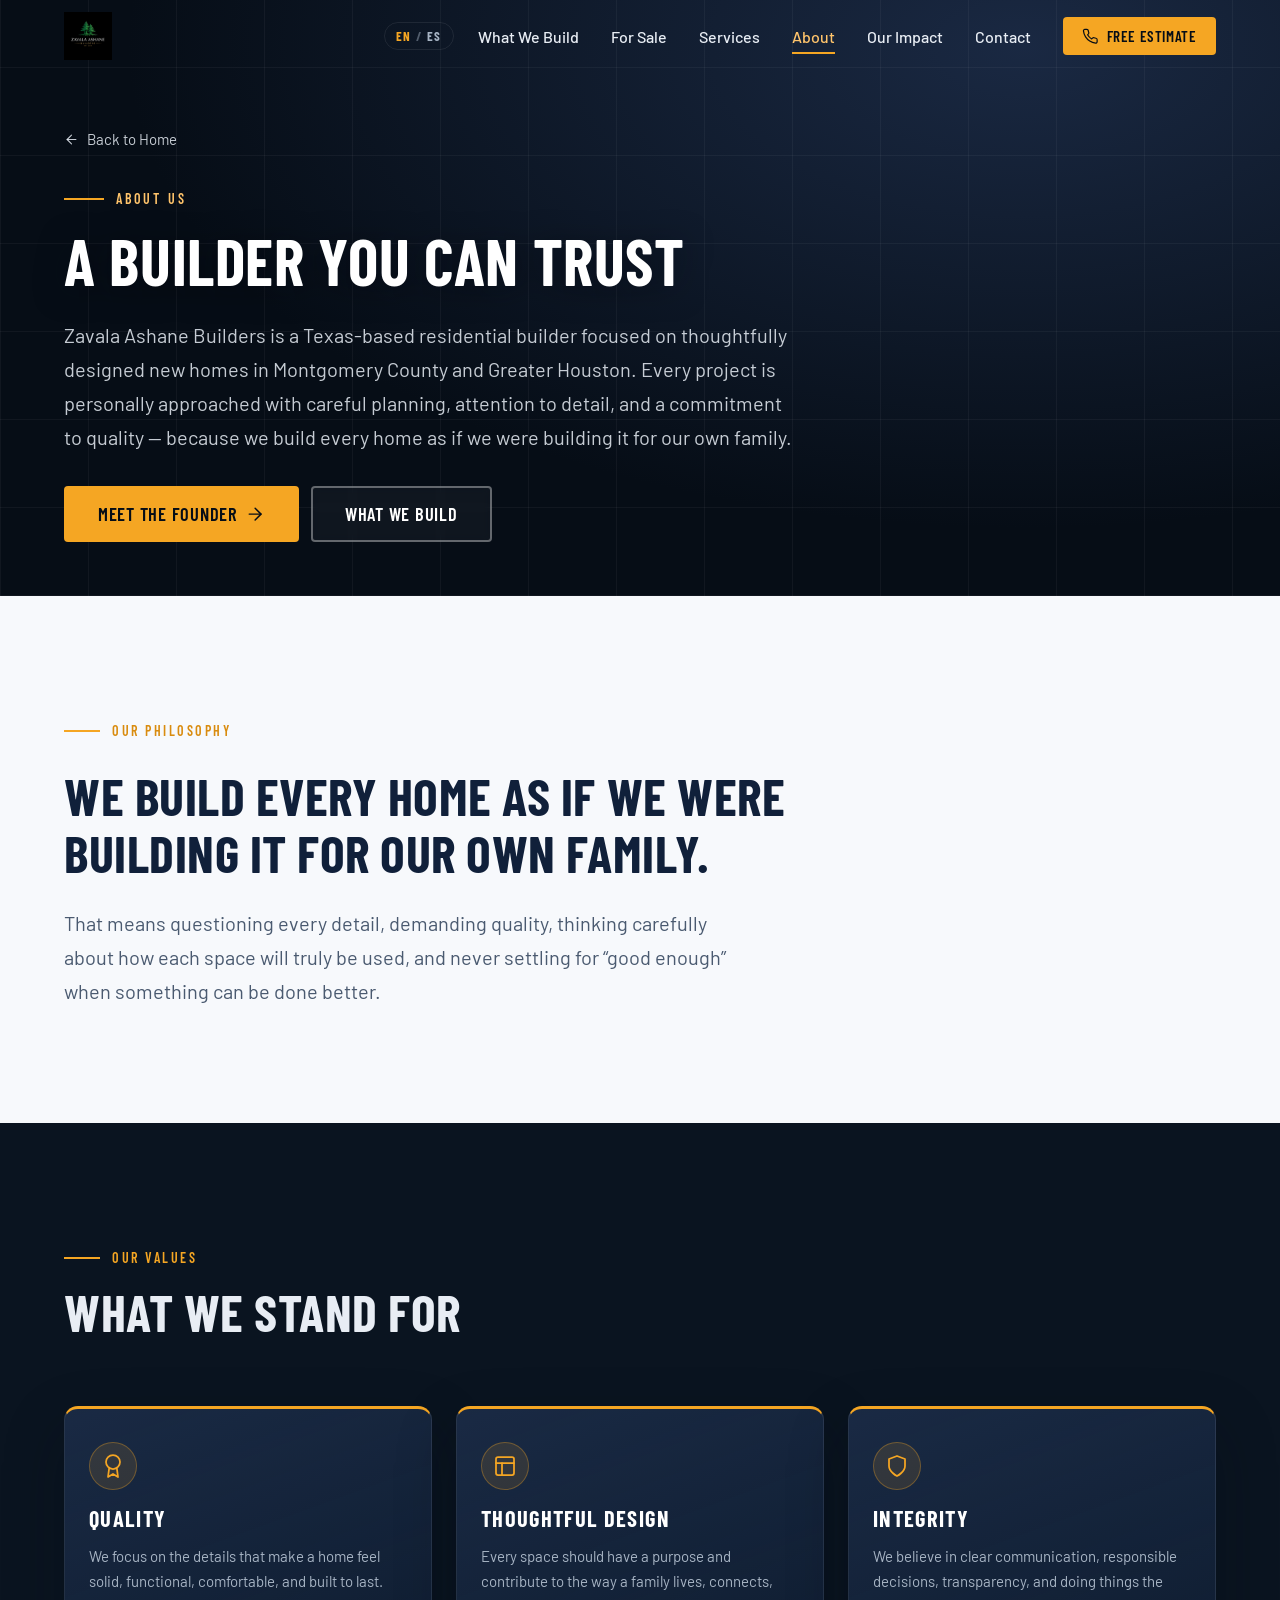
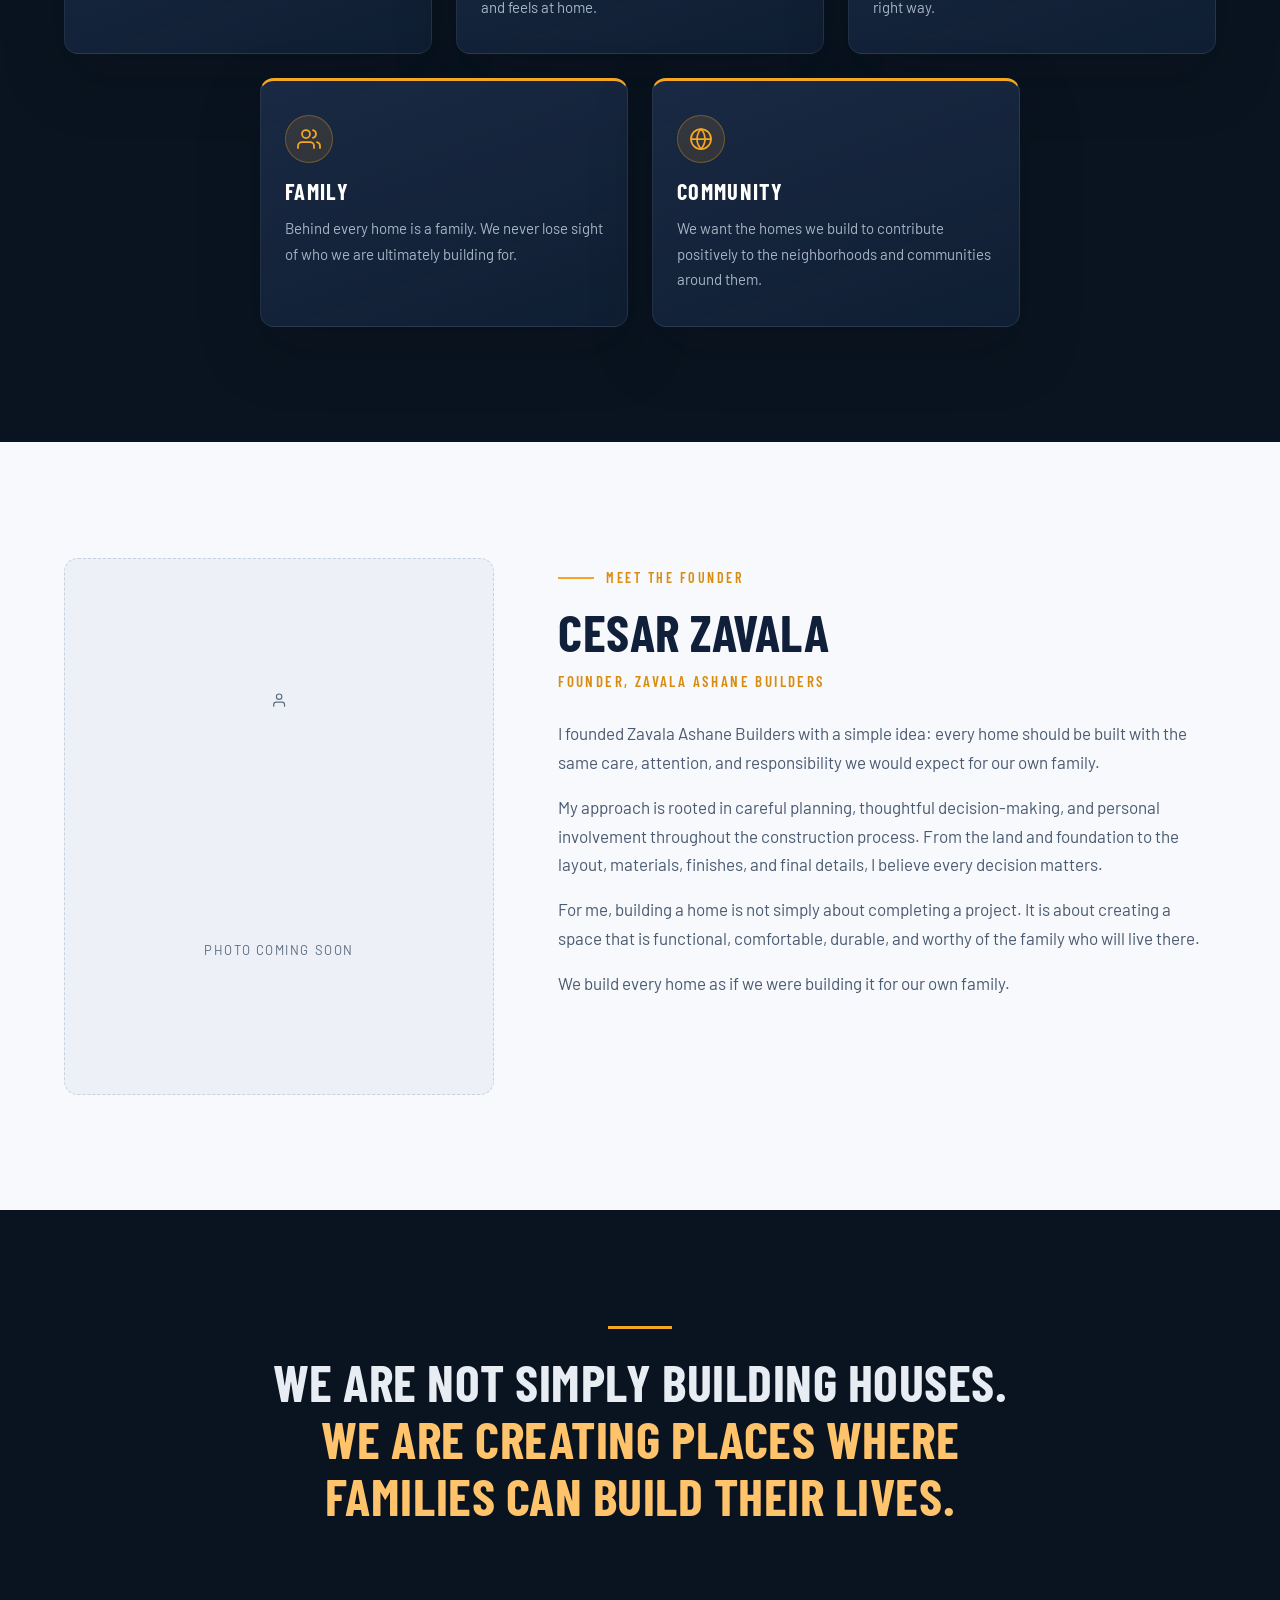
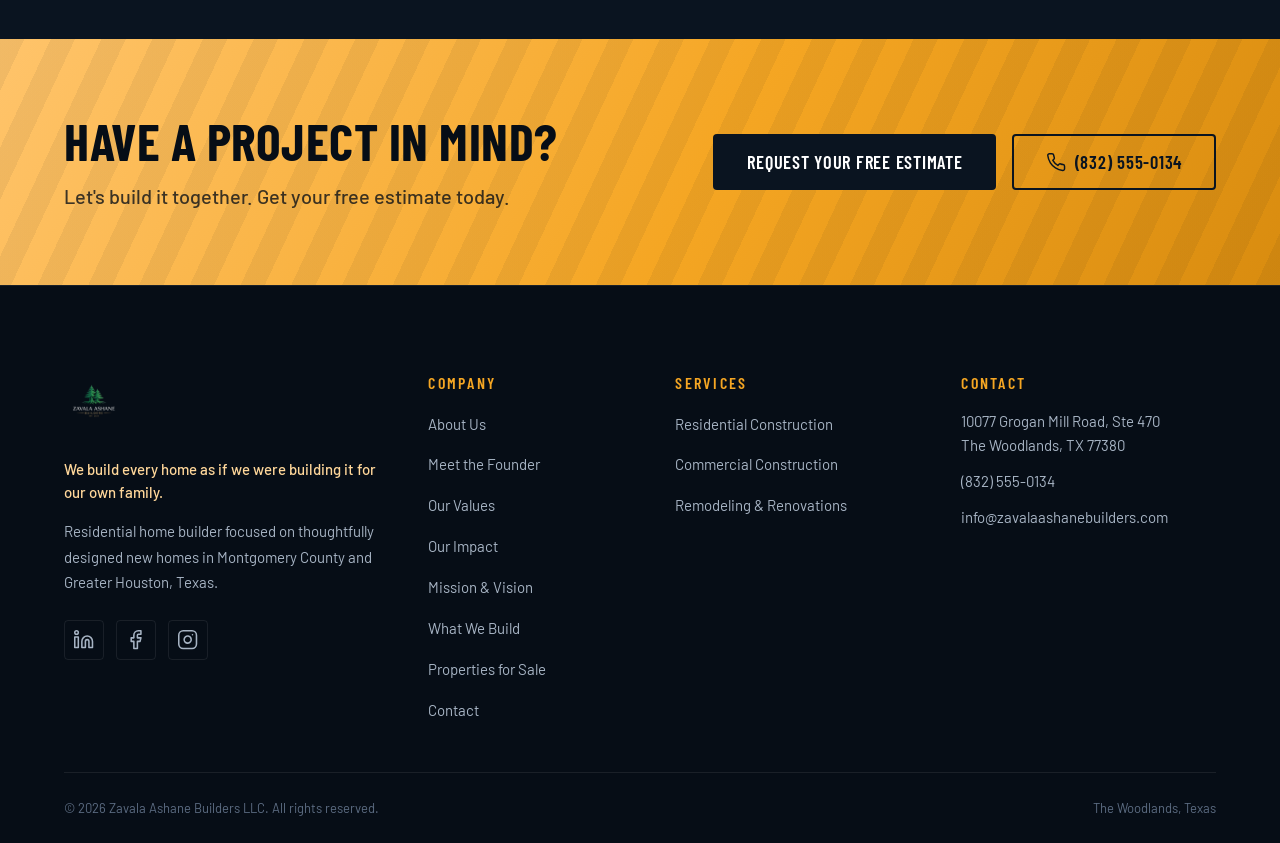
<file: about.html>
<!DOCTYPE html>
<html lang="en">
<head>
  <!-- ============================================================
       Zavala Ashane Builders LLC — About (our story, values, founder)
       Client copy is reproduced verbatim.
       ============================================================ -->
  <meta charset="UTF-8">
  <meta name="viewport" content="width=device-width, initial-scale=1.0">

  <!-- Primary SEO -->
  <title>About Us | Our Philosophy, Values &amp; Founder | Zavala Ashane Builders</title>
  <meta name="description" content="Zavala Ashane Builders is a Texas-based residential and commercial construction company in The Woodlands, founded by Cesar Zavala Medellin. Meet the founder and the values behind every home we build.">
  <meta name="author" content="Zavala Ashane Builders LLC">
  <meta name="robots" content="index, follow">
  <link rel="canonical" href="https://zavalaashanebuilders.com/about.html">

  <!-- Open Graph / Social -->
  <meta property="og:type" content="website">
  <meta property="og:title" content="About Zavala Ashane Builders | Our Philosophy, Values &amp; Founder">
  <meta property="og:description" content="We build every home as if we were building it for our own family. Meet the values and the founder behind Zavala Ashane Builders.">
  <meta property="og:url" content="https://zavalaashanebuilders.com/about.html">
  <meta property="og:image" content="https://zavalaashanebuilders.com/assets/images/og-image.jpg">
  <meta property="og:locale" content="en_US">
  <meta name="twitter:card" content="summary_large_image">
  <meta name="twitter:title" content="About Zavala Ashane Builders | Our Philosophy, Values &amp; Founder">
  <meta name="twitter:description" content="Meet the values and the founder behind Zavala Ashane Builders — residential and commercial construction in The Woodlands, TX.">
  <meta name="twitter:image" content="https://zavalaashanebuilders.com/assets/images/og-image.jpg">

  <!-- Icons -->
  <link rel="icon" type="image/png" sizes="32x32" href="assets/images/favicon-32.png">
  <link rel="apple-touch-icon" sizes="180x180" href="assets/images/apple-touch-icon.png">
  <meta name="theme-color" content="#0A1420">

  <!-- Styles — fonts are self-hosted (no external requests) -->
  <link rel="stylesheet" href="assets/css/fonts.css?v=3">
  <link rel="stylesheet" href="assets/css/base.css?v=4">
  <link rel="stylesheet" href="assets/css/components.css?v=13">
  <link rel="stylesheet" href="assets/css/sections.css?v=17">
  <link rel="stylesheet" href="assets/css/pages.css?v=1">

  <!-- Structured Data (company + founder) -->
  <script type="application/ld+json">
  {
    "@context": "https://schema.org",
    "@type": "GeneralContractor",
    "name": "Zavala Ashane Builders LLC",
    "url": "https://zavalaashanebuilders.com",
    "image": "https://zavalaashanebuilders.com/assets/images/logo.png",
    "slogan": "We build every home as if we were building it for our own family.",
    "description": "Residential and commercial construction, remodeling and renovations in The Woodlands and Greater Houston, Texas.",
    "address": {
      "@type": "PostalAddress",
      "streetAddress": "10077 Grogan Mill Road, Ste 470",
      "addressLocality": "The Woodlands",
      "addressRegion": "TX",
      "postalCode": "77380",
      "addressCountry": "US"
    },
    "telephone": "+1-832-555-0134",
    "founder": {
      "@type": "Person",
      "name": "Cesar Zavala Medellin",
      "jobTitle": "Founder",
      "sameAs": "https://www.linkedin.com/in/cesar-zavala-medellin-796748179/"
    }
  }
  </script>
</head>

<body>
  <a class="skip-link" href="#main">Skip to main content</a>

  <!-- ============================================================
       HEADER
       ============================================================ -->
  <header class="site-header" id="site-header">
    <div class="container site-header__inner">
      <a class="logo" href="index.html" aria-label="Zavala Ashane Builders — Home">
        <img src="assets/images/logo.png" alt="Zavala Ashane Builders logo" class="logo__img" width="512" height="512">
      </a>

      <button class="lang-toggle" type="button" id="lang-toggle" aria-label="Switch to Spanish">
        <span class="lang-toggle__opt is-active" data-lang="en">EN</span>
        <span class="lang-toggle__sep" aria-hidden="true">/</span>
        <span class="lang-toggle__opt" data-lang="es">ES</span>
      </button>

      <nav class="nav" id="primary-nav" aria-label="Primary navigation">
        <ul class="nav__list">
          <li><a class="nav__link" href="index.html#capabilities">What We Build</a></li>
          <li><a class="nav__link" href="index.html#properties">For Sale</a></li>
          <li><a class="nav__link" href="index.html#services">Services</a></li>
          <li><a class="nav__link is-active" href="about.html" aria-current="page">About</a></li>
          <li><a class="nav__link" href="our-impact.html">Our Impact</a></li>
          <li><a class="nav__link" href="index.html#contact">Contact</a></li>
        </ul>
        <div class="nav__cta">
          <!-- TODO: Replace placeholder phone number with the client's real number -->
          <a class="btn btn--primary btn--sm" href="tel:+18325550134">
            <svg class="icon" viewBox="0 0 24 24" aria-hidden="true" focusable="false"><path d="M22 16.92v3a2 2 0 0 1-2.18 2 19.79 19.79 0 0 1-8.63-3.07 19.5 19.5 0 0 1-6-6 19.79 19.79 0 0 1-3.07-8.67A2 2 0 0 1 4.11 2h3a2 2 0 0 1 2 1.72 12.84 12.84 0 0 0 .7 2.81 2 2 0 0 1-.45 2.11L8.09 9.91a16 16 0 0 0 6 6l1.27-1.27a2 2 0 0 1 2.11-.45 12.84 12.84 0 0 0 2.81.7A2 2 0 0 1 22 16.92z"/></svg>
            Free Estimate
          </a>
        </div>
      </nav>

      <button class="nav-toggle" id="nav-toggle" aria-expanded="false" aria-controls="primary-nav" aria-label="Open menu">
        <span class="nav-toggle__bar"></span>
        <span class="nav-toggle__bar"></span>
        <span class="nav-toggle__bar"></span>
      </button>
    </div>
  </header>

  <main id="main">

    <!-- ============================================================
         PAGE HERO
         ============================================================ -->
    <section class="page-hero">
      <div class="container page-hero__inner">
        <a class="page-hero__back" href="index.html">
          <svg class="icon" viewBox="0 0 24 24" aria-hidden="true" focusable="false"><line x1="19" y1="12" x2="5" y2="12"/><polyline points="12 19 5 12 12 5"/></svg>
          Back to Home
        </a>

        <p class="page-hero__eyebrow">About Us</p>
        <h1 class="page-hero__title">A Builder You Can Trust</h1>
        <p class="page-hero__lead" data-i18n-block="about-intro">
          Zavala Ashane Builders is a Texas-based residential builder focused on
          thoughtfully designed new homes in Montgomery County and Greater Houston.
          Every project is personally approached with careful planning, attention
          to detail, and a commitment to quality — because we build every home as
          if we were building it for our own family.
        </p>

        <div class="page-hero__actions">
          <a class="btn btn--primary btn--lg" href="#founder">
            Meet the Founder
            <svg class="icon" viewBox="0 0 24 24" aria-hidden="true" focusable="false"><line x1="5" y1="12" x2="19" y2="12"/><polyline points="12 5 19 12 12 19"/></svg>
          </a>
          <a class="btn btn--outline-light btn--lg" href="index.html#capabilities">What We Build</a>
        </div>
      </div>
    </section>

    <!-- ============================================================
         OUR PHILOSOPHY — client copy, reproduced verbatim
         ============================================================ -->
    <section class="section section--light" id="philosophy">
      <div class="container">
        <div class="statement reveal">
          <p class="eyebrow">Our Philosophy</p>
          <h2 class="statement__text">
            We build every home as if we were building it for our own family.
          </h2>
          <p class="statement__lead">
            That means questioning every detail, demanding quality, thinking
            carefully about how each space will truly be used, and never settling
            for “good enough” when something can be done better.
          </p>
        </div>
      </div>
    </section>

    <!-- ============================================================
         OUR VALUES — client copy, reproduced verbatim
         ============================================================ -->
    <section class="section section--dark" id="values">
      <div class="container">
        <header class="section-header reveal">
          <p class="eyebrow">Our Values</p>
          <h2 class="section-header__title">What We Stand For</h2>
        </header>

        <div class="values__grid">
          <article class="value-card reveal">
            <span class="value-card__icon" aria-hidden="true">
              <svg class="icon" viewBox="0 0 24 24" aria-hidden="true" focusable="false"><circle cx="12" cy="8" r="7"/><polyline points="8.21 13.89 7 23 12 20 17 23 15.79 13.88"/></svg>
            </span>
            <h3 class="value-card__title">Quality</h3>
            <p class="value-card__text">
              We focus on the details that make a home feel solid, functional,
              comfortable, and built to last.
            </p>
          </article>

          <article class="value-card reveal">
            <span class="value-card__icon" aria-hidden="true">
              <svg class="icon" viewBox="0 0 24 24" aria-hidden="true" focusable="false"><rect x="3" y="3" width="18" height="18" rx="2"/><line x1="3" y1="9" x2="21" y2="9"/><line x1="9" y1="21" x2="9" y2="9"/></svg>
            </span>
            <h3 class="value-card__title">Thoughtful Design</h3>
            <p class="value-card__text">
              Every space should have a purpose and contribute to the way a family
              lives, connects, and feels at home.
            </p>
          </article>

          <article class="value-card reveal">
            <span class="value-card__icon" aria-hidden="true">
              <svg class="icon" viewBox="0 0 24 24" aria-hidden="true" focusable="false"><path d="M12 22s8-4 8-10V5l-8-3-8 3v7c0 6 8 10 8 10z"/></svg>
            </span>
            <h3 class="value-card__title">Integrity</h3>
            <p class="value-card__text">
              We believe in clear communication, responsible decisions,
              transparency, and doing things the right way.
            </p>
          </article>

          <article class="value-card reveal">
            <span class="value-card__icon" aria-hidden="true">
              <svg class="icon" viewBox="0 0 24 24" aria-hidden="true" focusable="false"><path d="M17 21v-2a4 4 0 0 0-4-4H5a4 4 0 0 0-4 4v2"/><circle cx="9" cy="7" r="4"/><path d="M23 21v-2a4 4 0 0 0-3-3.87"/><path d="M16 3.13a4 4 0 0 1 0 7.75"/></svg>
            </span>
            <h3 class="value-card__title">Family</h3>
            <p class="value-card__text">
              Behind every home is a family. We never lose sight of who we are
              ultimately building for.
            </p>
          </article>

          <article class="value-card reveal">
            <span class="value-card__icon" aria-hidden="true">
              <svg class="icon" viewBox="0 0 24 24" aria-hidden="true" focusable="false"><circle cx="12" cy="12" r="10"/><line x1="2" y1="12" x2="22" y2="12"/><path d="M12 2a15.3 15.3 0 0 1 4 10 15.3 15.3 0 0 1-4 10 15.3 15.3 0 0 1-4-10 15.3 15.3 0 0 1 4-10z"/></svg>
            </span>
            <h3 class="value-card__title">Community</h3>
            <p class="value-card__text">
              We want the homes we build to contribute positively to the
              neighborhoods and communities around them.
            </p>
          </article>
        </div>
      </div>
    </section>

    <!-- ============================================================
         MEET THE FOUNDER — client copy, reproduced verbatim
         ============================================================ -->
    <section class="section section--light" id="founder">
      <div class="container">
        <div class="founder__grid">
          <!-- ⚠️ PHOTO PENDING: the client will send the founder's portrait.
               When it arrives, save it as assets/images/founder-cesar-zavala.jpg
               and replace the placeholder block below with:
               <img class="founder__photo-img" src="assets/images/founder-cesar-zavala.jpg"
                    alt="Cesar Zavala Medellin, founder of Zavala Ashane Builders"
                    loading="lazy" width="960" height="1200"> -->
          <figure class="founder__photo reveal">
            <div class="founder__photo-ph" role="img" aria-label="Founder photo coming soon">
              <svg class="icon" viewBox="0 0 24 24" aria-hidden="true" focusable="false"><path d="M20 21v-2a4 4 0 0 0-4-4H8a4 4 0 0 0-4 4v2"/><circle cx="12" cy="7" r="4"/></svg>
              Photo coming soon
            </div>
          </figure>

          <div class="founder__content reveal">
            <p class="eyebrow">Meet the Founder</p>
            <h2 class="founder__name">Cesar Zavala</h2>
            <p class="founder__role">Founder, Zavala Ashane Builders</p>

            <div class="founder__bio">
              <p>
                I founded Zavala Ashane Builders with a simple idea: every home
                should be built with the same care, attention, and responsibility we
                would expect for our own family.
              </p>
              <p>
                My approach is rooted in careful planning, thoughtful
                decision-making, and personal involvement throughout the
                construction process. From the land and foundation to the layout,
                materials, finishes, and final details, I believe every decision
                matters.
              </p>
              <p>
                For me, building a home is not simply about completing a project.
                It is about creating a space that is functional, comfortable,
                durable, and worthy of the family who will live there.
              </p>
              <p>
                We build every home as if we were building it for our own family.
              </p>
            </div>
          </div>
        </div>
      </div>
    </section>

    <!-- ============================================================
         CLOSING BRAND STATEMENT — client copy, reproduced verbatim
         ============================================================ -->
    <section class="section section--dark" id="closing">
      <div class="container">
        <div class="statement statement--center reveal">
          <span class="statement__rule" aria-hidden="true"></span>
          <h2 class="statement__text">
            We are not simply building houses.<br>
            <span class="statement__accent">We are creating places where families can build their lives.</span>
          </h2>
        </div>
      </div>
    </section>

    <!-- ============================================================
         CTA BAND
         ============================================================ -->
    <section class="cta-band" id="start" aria-label="Start your project">
      <div class="container cta-band__inner">
        <div class="cta-band__text">
          <h2 class="cta-band__title">Have a project in mind?</h2>
          <p class="cta-band__lead">Let's build it together. Get your free estimate today.</p>
        </div>
        <div class="cta-band__actions">
          <a class="btn btn--dark btn--lg" href="index.html#contact">Request Your Free Estimate</a>
          <!-- TODO: Replace placeholder phone number -->
          <a class="btn btn--outline-dark btn--lg" href="tel:+18325550134">
            <svg class="icon" viewBox="0 0 24 24" aria-hidden="true" focusable="false"><path d="M22 16.92v3a2 2 0 0 1-2.18 2 19.79 19.79 0 0 1-8.63-3.07 19.5 19.5 0 0 1-6-6 19.79 19.79 0 0 1-3.07-8.67A2 2 0 0 1 4.11 2h3a2 2 0 0 1 2 1.72 12.84 12.84 0 0 0 .7 2.81 2 2 0 0 1-.45 2.11L8.09 9.91a16 16 0 0 0 6 6l1.27-1.27a2 2 0 0 1 2.11-.45 12.84 12.84 0 0 0 2.81.7A2 2 0 0 1 22 16.92z"/></svg>
            (832) 555-0134
          </a>
        </div>
      </div>
    </section>
  </main>

  <!-- ============================================================
       FOOTER
       ============================================================ -->
  <footer class="site-footer">
    <div class="container">
      <div class="site-footer__grid">
        <div class="site-footer__brand">
          <a class="logo logo--footer" href="index.html" aria-label="Zavala Ashane Builders — Back to home">
            <img src="assets/images/logo.png" alt="Zavala Ashane Builders logo" class="logo__img" loading="lazy" width="512" height="512">
          </a>
          <p class="site-footer__tagline">We build every home as if we were building it for our own family.</p>
          <p class="site-footer__blurb">
            Residential home builder focused on thoughtfully designed new homes in
            Montgomery County and Greater Houston, Texas.
          </p>
          <ul class="site-footer__social" aria-label="Social media">
            <!-- TODO: Confirm/update social media URLs before launch -->
            <li>
              <a href="https://www.linkedin.com/in/cesar-zavala-medellin-796748179/" target="_blank" rel="noopener noreferrer" aria-label="LinkedIn">
                <svg class="icon" viewBox="0 0 24 24" aria-hidden="true" focusable="false"><path d="M16 8a6 6 0 0 1 6 6v7h-4v-7a2 2 0 0 0-2-2 2 2 0 0 0-2 2v7h-4v-7a6 6 0 0 1 6-6z"/><rect x="2" y="9" width="4" height="12"/><circle cx="4" cy="4" r="2"/></svg>
              </a>
            </li>
            <li>
              <a href="#" aria-label="Facebook">
                <svg class="icon" viewBox="0 0 24 24" aria-hidden="true" focusable="false"><path d="M18 2h-3a5 5 0 0 0-5 5v3H7v4h3v8h4v-8h3l1-4h-4V7a1 1 0 0 1 1-1h3z"/></svg>
              </a>
            </li>
            <li>
              <a href="#" aria-label="Instagram">
                <svg class="icon" viewBox="0 0 24 24" aria-hidden="true" focusable="false"><rect x="2" y="2" width="20" height="20" rx="5"/><path d="M16 11.37A4 4 0 1 1 12.63 8 4 4 0 0 1 16 11.37z"/><line x1="17.5" y1="6.5" x2="17.51" y2="6.5"/></svg>
              </a>
            </li>
          </ul>
        </div>

        <nav class="site-footer__col" aria-label="Footer navigation">
          <h3 class="site-footer__heading">Company</h3>
          <ul class="site-footer__links">
            <li><a href="about.html">About Us</a></li>
            <li><a href="about.html#founder">Meet the Founder</a></li>
            <li><a href="about.html#values">Our Values</a></li>
            <li><a href="our-impact.html">Our Impact</a></li>
            <li><a href="index.html#mission">Mission &amp; Vision</a></li>
            <li><a href="index.html#capabilities">What We Build</a></li>
            <li><a href="index.html#properties">Properties for Sale</a></li>
            <li><a href="index.html#contact">Contact</a></li>
          </ul>
        </nav>

        <nav class="site-footer__col" aria-label="Services navigation">
          <h3 class="site-footer__heading">Services</h3>
          <ul class="site-footer__links">
            <li><a href="index.html#services">Residential Construction</a></li>
            <li><a href="index.html#services">Commercial Construction</a></li>
            <li><a href="index.html#services">Remodeling &amp; Renovations</a></li>
          </ul>
        </nav>

        <div class="site-footer__col">
          <h3 class="site-footer__heading">Contact</h3>
          <ul class="site-footer__contact">
            <li>10077 Grogan Mill Road, Ste 470<br>The Woodlands, TX 77380</li>
            <!-- TODO: Replace placeholder phone number -->
            <li><a href="tel:+18325550134">(832) 555-0134</a></li>
            <!-- TODO: Replace placeholder email address -->
            <li><a href="mailto:info@zavalaashanebuilders.com">info@zavalaashanebuilders.com</a></li>
          </ul>
        </div>
      </div>

      <div class="site-footer__bottom">
        <p>&copy; <span id="copyright-year">2026</span> Zavala Ashane Builders LLC. All rights reserved.</p>
        <p class="site-footer__location">The Woodlands, Texas</p>
      </div>
    </div>
  </footer>

  <!-- Back to top -->
  <a class="back-to-top" href="#main" aria-label="Back to top">
    <svg class="icon" viewBox="0 0 24 24" aria-hidden="true" focusable="false"><polyline points="18 15 12 9 6 15"/></svg>
  </a>

  <script src="assets/js/main.js?v=5" defer></script>
  <script src="assets/js/i18n-data.js?v=3" defer></script>
  <script src="assets/js/i18n.js?v=1" defer></script>
</body>
</html>
</file>
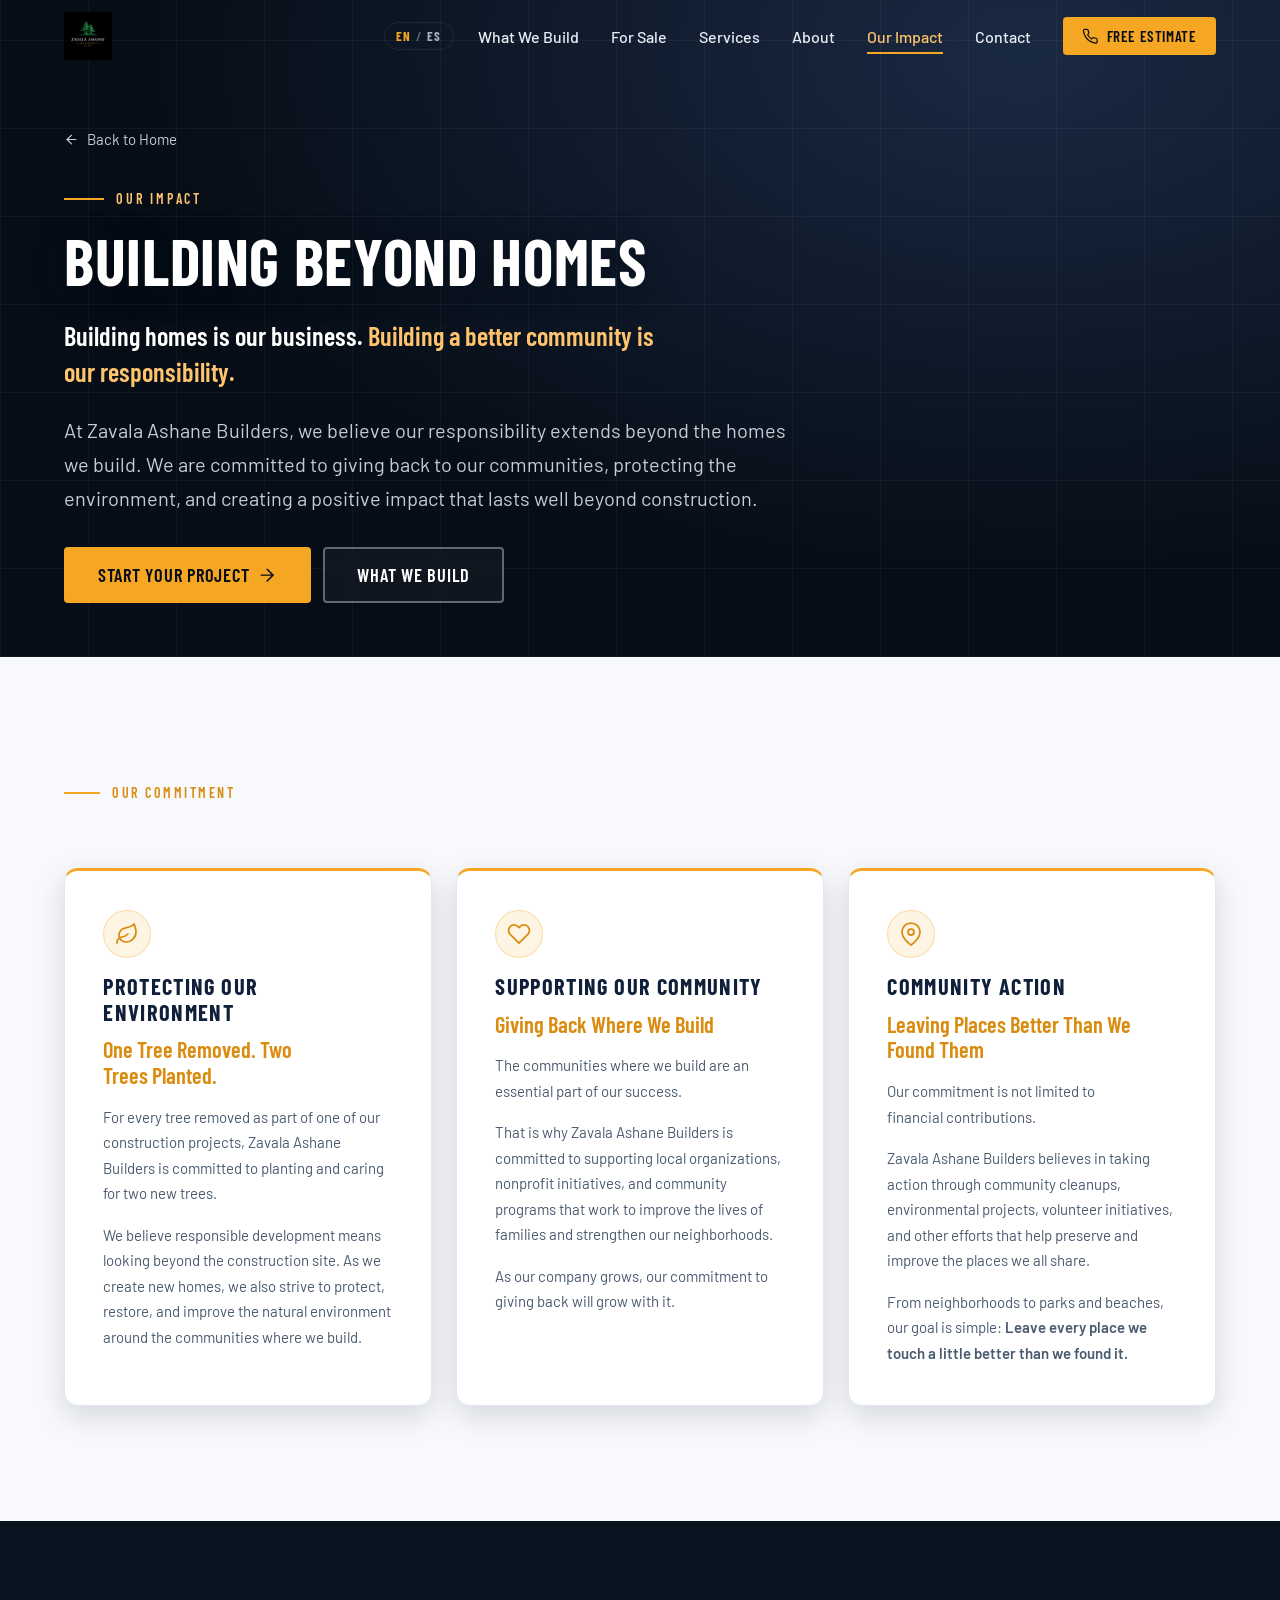
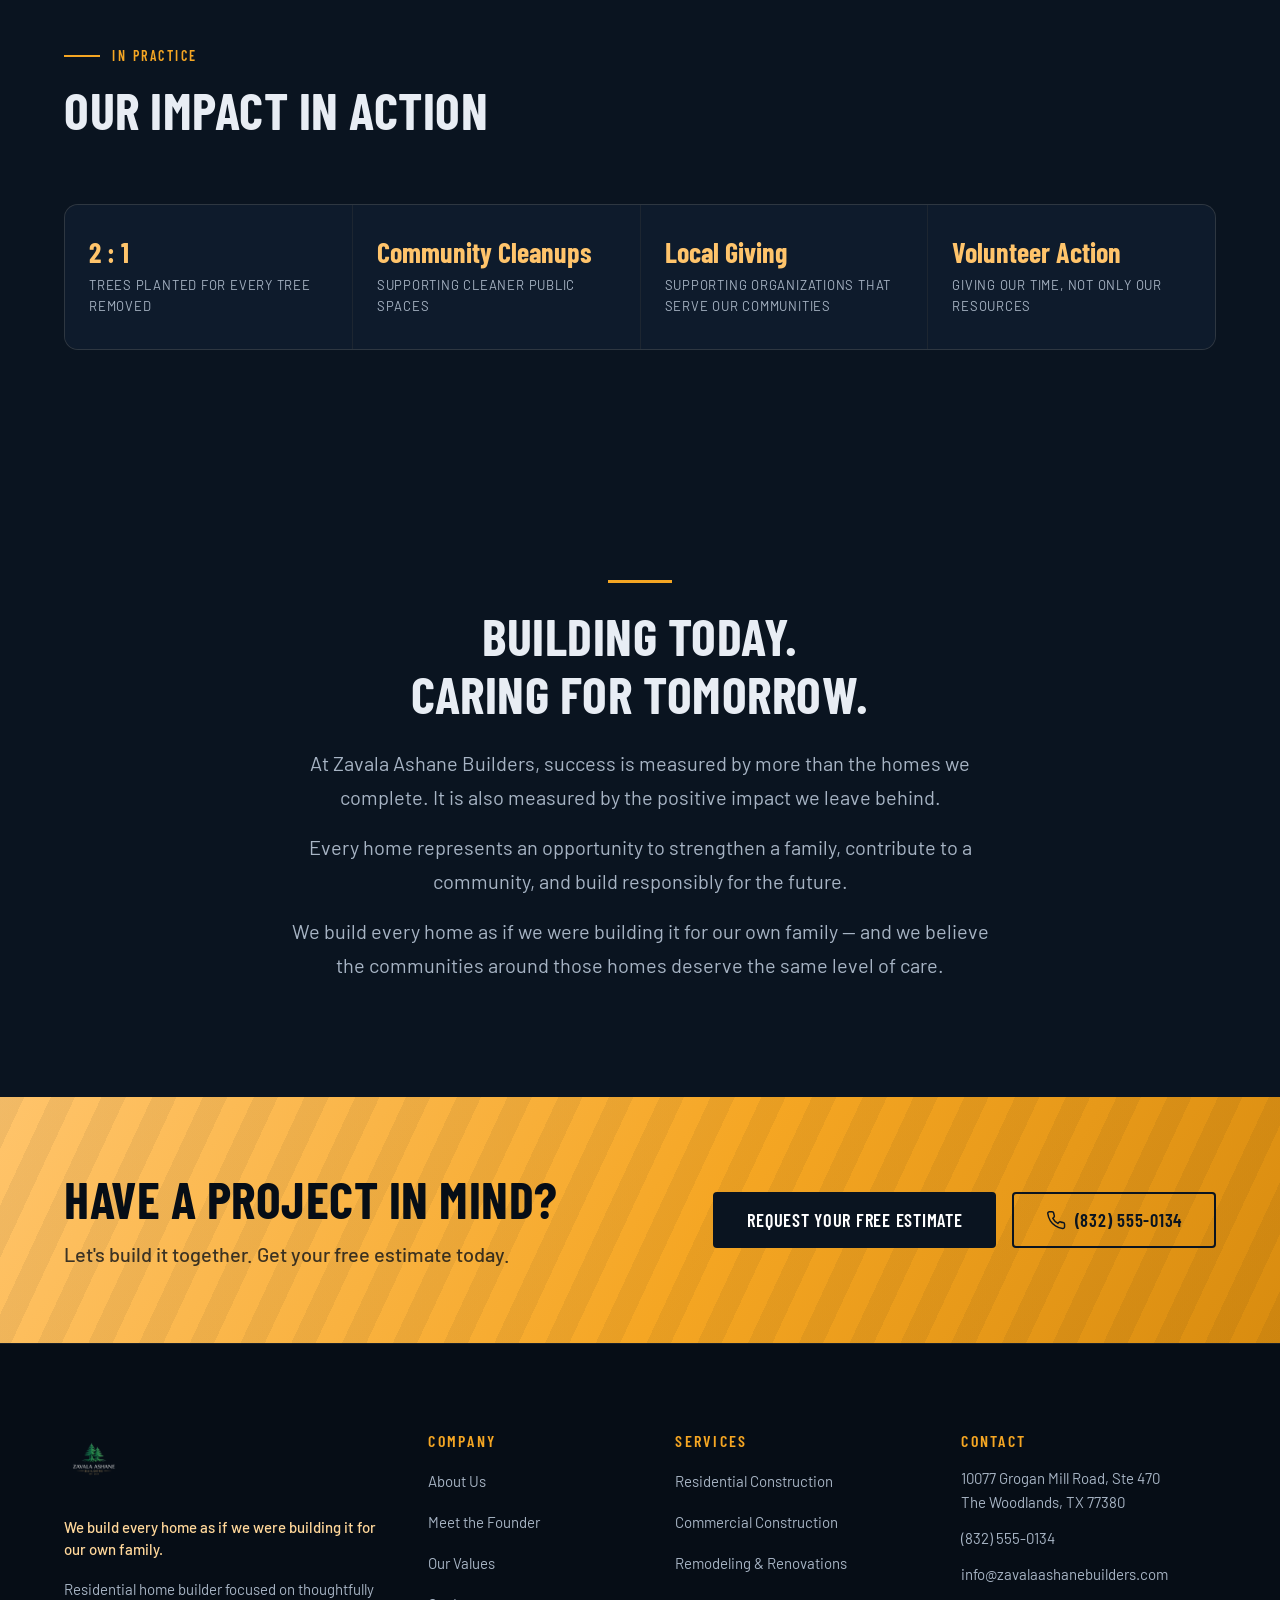
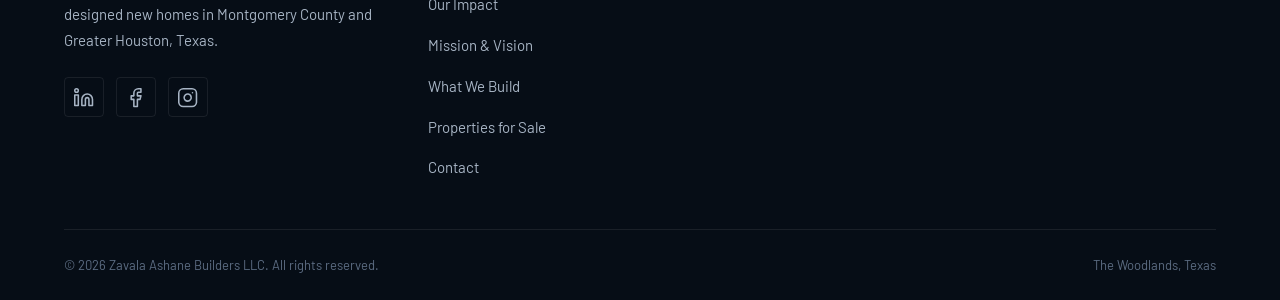
<file: our-impact.html>
<!DOCTYPE html>
<html lang="en">
<head>
  <!-- ============================================================
       Zavala Ashane Builders LLC — Our Impact (Building Beyond Homes)
       Client copy is reproduced verbatim.
       ============================================================ -->
  <meta charset="UTF-8">
  <meta name="viewport" content="width=device-width, initial-scale=1.0">

  <!-- Primary SEO -->
  <title>Our Impact | Building Beyond Homes | Zavala Ashane Builders</title>
  <meta name="description" content="Building homes is our business. Building a better community is our responsibility. How Zavala Ashane Builders gives back — two trees planted for every tree removed, local giving, community cleanups and volunteer action in The Woodlands, TX.">
  <meta name="author" content="Zavala Ashane Builders LLC">
  <meta name="robots" content="index, follow">
  <link rel="canonical" href="https://zavalaashanebuilders.com/our-impact.html">

  <!-- Open Graph / Social -->
  <meta property="og:type" content="website">
  <meta property="og:title" content="Our Impact | Building Beyond Homes | Zavala Ashane Builders">
  <meta property="og:description" content="Building homes is our business. Building a better community is our responsibility.">
  <meta property="og:url" content="https://zavalaashanebuilders.com/our-impact.html">
  <meta property="og:image" content="https://zavalaashanebuilders.com/assets/images/og-image.jpg">
  <meta property="og:locale" content="en_US">
  <meta name="twitter:card" content="summary_large_image">
  <meta name="twitter:title" content="Our Impact | Building Beyond Homes">
  <meta name="twitter:description" content="Protecting the environment, supporting our community, and leaving places better than we found them.">
  <meta name="twitter:image" content="https://zavalaashanebuilders.com/assets/images/og-image.jpg">

  <!-- Icons -->
  <link rel="icon" type="image/png" sizes="32x32" href="assets/images/favicon-32.png">
  <link rel="apple-touch-icon" sizes="180x180" href="assets/images/apple-touch-icon.png">
  <meta name="theme-color" content="#0A1420">

  <!-- Styles — fonts are self-hosted (no external requests) -->
  <link rel="stylesheet" href="assets/css/fonts.css?v=3">
  <link rel="stylesheet" href="assets/css/base.css?v=4">
  <link rel="stylesheet" href="assets/css/components.css?v=13">
  <link rel="stylesheet" href="assets/css/sections.css?v=17">
  <link rel="stylesheet" href="assets/css/pages.css?v=1">
</head>

<body>
  <a class="skip-link" href="#main">Skip to main content</a>

  <!-- ============================================================
       HEADER
       ============================================================ -->
  <header class="site-header" id="site-header">
    <div class="container site-header__inner">
      <a class="logo" href="index.html" aria-label="Zavala Ashane Builders — Home">
        <img src="assets/images/logo.png" alt="Zavala Ashane Builders logo" class="logo__img" width="512" height="512">
      </a>

      <button class="lang-toggle" type="button" id="lang-toggle" aria-label="Switch to Spanish">
        <span class="lang-toggle__opt is-active" data-lang="en">EN</span>
        <span class="lang-toggle__sep" aria-hidden="true">/</span>
        <span class="lang-toggle__opt" data-lang="es">ES</span>
      </button>

      <nav class="nav" id="primary-nav" aria-label="Primary navigation">
        <ul class="nav__list">
          <li><a class="nav__link" href="index.html#capabilities">What We Build</a></li>
          <li><a class="nav__link" href="index.html#properties">For Sale</a></li>
          <li><a class="nav__link" href="index.html#services">Services</a></li>
          <li><a class="nav__link" href="about.html">About</a></li>
          <li><a class="nav__link is-active" href="our-impact.html" aria-current="page">Our Impact</a></li>
          <li><a class="nav__link" href="index.html#contact">Contact</a></li>
        </ul>
        <div class="nav__cta">
          <!-- TODO: Replace placeholder phone number with the client's real number -->
          <a class="btn btn--primary btn--sm" href="tel:+18325550134">
            <svg class="icon" viewBox="0 0 24 24" aria-hidden="true" focusable="false"><path d="M22 16.92v3a2 2 0 0 1-2.18 2 19.79 19.79 0 0 1-8.63-3.07 19.5 19.5 0 0 1-6-6 19.79 19.79 0 0 1-3.07-8.67A2 2 0 0 1 4.11 2h3a2 2 0 0 1 2 1.72 12.84 12.84 0 0 0 .7 2.81 2 2 0 0 1-.45 2.11L8.09 9.91a16 16 0 0 0 6 6l1.27-1.27a2 2 0 0 1 2.11-.45 12.84 12.84 0 0 0 2.81.7A2 2 0 0 1 22 16.92z"/></svg>
            Free Estimate
          </a>
        </div>
      </nav>

      <button class="nav-toggle" id="nav-toggle" aria-expanded="false" aria-controls="primary-nav" aria-label="Open menu">
        <span class="nav-toggle__bar"></span>
        <span class="nav-toggle__bar"></span>
        <span class="nav-toggle__bar"></span>
      </button>
    </div>
  </header>

  <main id="main">

    <!-- ============================================================
         PAGE HERO — main statement + introduction (verbatim)
         ============================================================ -->
    <section class="page-hero">
      <div class="container page-hero__inner">
        <a class="page-hero__back" href="index.html">
          <svg class="icon" viewBox="0 0 24 24" aria-hidden="true" focusable="false"><line x1="19" y1="12" x2="5" y2="12"/><polyline points="12 19 5 12 12 5"/></svg>
          Back to Home
        </a>

        <p class="page-hero__eyebrow">Our Impact</p>
        <h1 class="page-hero__title">Building Beyond Homes</h1>

        <p class="page-hero__statement">
          Building homes is our business.
          <span class="page-hero__statement-accent">Building a better community is our responsibility.</span>
        </p>

        <p class="page-hero__lead">
          At Zavala Ashane Builders, we believe our responsibility extends beyond the
          homes we build. We are committed to giving back to our communities,
          protecting the environment, and creating a positive impact that lasts well
          beyond construction.
        </p>

        <div class="page-hero__actions">
          <a class="btn btn--primary btn--lg" href="index.html#contact">
            Start Your Project
            <svg class="icon" viewBox="0 0 24 24" aria-hidden="true" focusable="false"><line x1="5" y1="12" x2="19" y2="12"/><polyline points="12 5 19 12 12 19"/></svg>
          </a>
          <a class="btn btn--outline-light btn--lg" href="index.html#capabilities">What We Build</a>
        </div>
      </div>
    </section>

    <!-- ============================================================
         THE THREE COMMITMENTS — client copy, reproduced verbatim
         ============================================================ -->
    <section class="section section--light" id="commitments">
      <div class="container">
        <header class="section-header reveal">
          <p class="eyebrow">Our Commitment</p>
        </header>

        <div class="pillars__grid">
          <article class="pillar reveal">
            <span class="pillar__icon" aria-hidden="true">
              <svg class="icon" viewBox="0 0 24 24" aria-hidden="true" focusable="false"><path d="M11 20A7 7 0 0 1 9.8 6.1C15.5 5 17 4.48 19 2c1 2 2 4.18 2 8 0 5.5-4.78 10-10 10z"/><path d="M2 21c0-3 1.85-5.36 5.08-6C9.5 14.52 12 13 13 12"/></svg>
            </span>
            <h2 class="pillar__title">Protecting Our Environment</h2>
            <p class="pillar__lead">One Tree Removed. Two Trees Planted.</p>
            <div class="pillar__body">
              <p>
                For every tree removed as part of one of our construction projects,
                Zavala Ashane Builders is committed to planting and caring for two
                new trees.
              </p>
              <p>
                We believe responsible development means looking beyond the
                construction site. As we create new homes, we also strive to protect,
                restore, and improve the natural environment around the communities
                where we build.
              </p>
            </div>
          </article>

          <article class="pillar reveal">
            <span class="pillar__icon" aria-hidden="true">
              <svg class="icon" viewBox="0 0 24 24" aria-hidden="true" focusable="false"><path d="M20.84 4.61a5.5 5.5 0 0 0-7.78 0L12 5.67l-1.06-1.06a5.5 5.5 0 0 0-7.78 7.78l1.06 1.06L12 21.23l7.78-7.78 1.06-1.06a5.5 5.5 0 0 0 0-7.78z"/></svg>
            </span>
            <h2 class="pillar__title">Supporting Our Community</h2>
            <p class="pillar__lead">Giving Back Where We Build</p>
            <div class="pillar__body">
              <p>The communities where we build are an essential part of our success.</p>
              <p>
                That is why Zavala Ashane Builders is committed to supporting local
                organizations, nonprofit initiatives, and community programs that work
                to improve the lives of families and strengthen our neighborhoods.
              </p>
              <p>As our company grows, our commitment to giving back will grow with it.</p>
            </div>
          </article>

          <article class="pillar reveal">
            <span class="pillar__icon" aria-hidden="true">
              <svg class="icon" viewBox="0 0 24 24" aria-hidden="true" focusable="false"><path d="M21 10c0 7-9 13-9 13s-9-6-9-13a9 9 0 0 1 18 0z"/><circle cx="12" cy="10" r="3"/></svg>
            </span>
            <h2 class="pillar__title">Community Action</h2>
            <p class="pillar__lead">Leaving Places Better Than We Found Them</p>
            <div class="pillar__body">
              <p>Our commitment is not limited to financial contributions.</p>
              <p>
                Zavala Ashane Builders believes in taking action through community
                cleanups, environmental projects, volunteer initiatives, and other
                efforts that help preserve and improve the places we all share.
              </p>
              <p>
                From neighborhoods to parks and beaches, our goal is simple:
                <strong>Leave every place we touch a little better than we found it.</strong>
              </p>
            </div>
          </article>
        </div>
      </div>
    </section>

    <!-- ============================================================
         OUR IMPACT IN ACTION — client copy, reproduced verbatim
         ============================================================ -->
    <section class="section section--dark" id="impact-in-action">
      <div class="container">
        <header class="section-header reveal">
          <p class="eyebrow">In Practice</p>
          <h2 class="section-header__title">Our Impact in Action</h2>
        </header>

        <div class="impact-actions__grid reveal">
          <article class="impact-card">
            <span class="impact-card__value">2 : 1</span>
            <span class="impact-card__label">Trees planted for every tree removed</span>
          </article>
          <article class="impact-card">
            <span class="impact-card__value">Community Cleanups</span>
            <span class="impact-card__label">Supporting cleaner public spaces</span>
          </article>
          <article class="impact-card">
            <span class="impact-card__value">Local Giving</span>
            <span class="impact-card__label">Supporting organizations that serve our communities</span>
          </article>
          <article class="impact-card">
            <span class="impact-card__value">Volunteer Action</span>
            <span class="impact-card__label">Giving our time, not only our resources</span>
          </article>
        </div>
      </div>
    </section>

    <!-- ============================================================
         CLOSING IMPACT MESSAGE — client copy, reproduced verbatim
         ============================================================ -->
    <section class="section section--dark" id="closing">
      <div class="container">
        <div class="statement statement--center reveal">
          <span class="statement__rule" aria-hidden="true"></span>
          <h2 class="statement__text">Building Today. Caring for Tomorrow.</h2>

          <div class="closing__body">
            <p>
              At Zavala Ashane Builders, success is measured by more than the homes
              we complete. It is also measured by the positive impact we leave behind.
            </p>
            <p>
              Every home represents an opportunity to strengthen a family, contribute
              to a community, and build responsibly for the future.
            </p>
            <p>
              We build every home as if we were building it for our own family — and we
              believe the communities around those homes deserve the same level of care.
            </p>
          </div>
        </div>
      </div>
    </section>

    <!-- ============================================================
         CTA BAND
         ============================================================ -->
    <section class="cta-band" id="start" aria-label="Start your project">
      <div class="container cta-band__inner">
        <div class="cta-band__text">
          <h2 class="cta-band__title">Have a project in mind?</h2>
          <p class="cta-band__lead">Let's build it together. Get your free estimate today.</p>
        </div>
        <div class="cta-band__actions">
          <a class="btn btn--dark btn--lg" href="index.html#contact">Request Your Free Estimate</a>
          <!-- TODO: Replace placeholder phone number -->
          <a class="btn btn--outline-dark btn--lg" href="tel:+18325550134">
            <svg class="icon" viewBox="0 0 24 24" aria-hidden="true" focusable="false"><path d="M22 16.92v3a2 2 0 0 1-2.18 2 19.79 19.79 0 0 1-8.63-3.07 19.5 19.5 0 0 1-6-6 19.79 19.79 0 0 1-3.07-8.67A2 2 0 0 1 4.11 2h3a2 2 0 0 1 2 1.72 12.84 12.84 0 0 0 .7 2.81 2 2 0 0 1-.45 2.11L8.09 9.91a16 16 0 0 0 6 6l1.27-1.27a2 2 0 0 1 2.11-.45 12.84 12.84 0 0 0 2.81.7A2 2 0 0 1 22 16.92z"/></svg>
            (832) 555-0134
          </a>
        </div>
      </div>
    </section>
  </main>

  <!-- ============================================================
       FOOTER
       ============================================================ -->
  <footer class="site-footer">
    <div class="container">
      <div class="site-footer__grid">
        <div class="site-footer__brand">
          <a class="logo logo--footer" href="index.html" aria-label="Zavala Ashane Builders — Back to home">
            <img src="assets/images/logo.png" alt="Zavala Ashane Builders logo" class="logo__img" loading="lazy" width="512" height="512">
          </a>
          <p class="site-footer__tagline">We build every home as if we were building it for our own family.</p>
          <p class="site-footer__blurb">
            Residential home builder focused on thoughtfully designed new homes in
            Montgomery County and Greater Houston, Texas.
          </p>
          <ul class="site-footer__social" aria-label="Social media">
            <!-- TODO: Confirm/update social media URLs before launch -->
            <li>
              <a href="https://www.linkedin.com/in/cesar-zavala-medellin-796748179/" target="_blank" rel="noopener noreferrer" aria-label="LinkedIn">
                <svg class="icon" viewBox="0 0 24 24" aria-hidden="true" focusable="false"><path d="M16 8a6 6 0 0 1 6 6v7h-4v-7a2 2 0 0 0-2-2 2 2 0 0 0-2 2v7h-4v-7a6 6 0 0 1 6-6z"/><rect x="2" y="9" width="4" height="12"/><circle cx="4" cy="4" r="2"/></svg>
              </a>
            </li>
            <li>
              <a href="#" aria-label="Facebook">
                <svg class="icon" viewBox="0 0 24 24" aria-hidden="true" focusable="false"><path d="M18 2h-3a5 5 0 0 0-5 5v3H7v4h3v8h4v-8h3l1-4h-4V7a1 1 0 0 1 1-1h3z"/></svg>
              </a>
            </li>
            <li>
              <a href="#" aria-label="Instagram">
                <svg class="icon" viewBox="0 0 24 24" aria-hidden="true" focusable="false"><rect x="2" y="2" width="20" height="20" rx="5"/><path d="M16 11.37A4 4 0 1 1 12.63 8 4 4 0 0 1 16 11.37z"/><line x1="17.5" y1="6.5" x2="17.51" y2="6.5"/></svg>
              </a>
            </li>
          </ul>
        </div>

        <nav class="site-footer__col" aria-label="Footer navigation">
          <h3 class="site-footer__heading">Company</h3>
          <ul class="site-footer__links">
            <li><a href="about.html">About Us</a></li>
            <li><a href="about.html#founder">Meet the Founder</a></li>
            <li><a href="about.html#values">Our Values</a></li>
            <li><a href="our-impact.html">Our Impact</a></li>
            <li><a href="index.html#mission">Mission &amp; Vision</a></li>
            <li><a href="index.html#capabilities">What We Build</a></li>
            <li><a href="index.html#properties">Properties for Sale</a></li>
            <li><a href="index.html#contact">Contact</a></li>
          </ul>
        </nav>

        <nav class="site-footer__col" aria-label="Services navigation">
          <h3 class="site-footer__heading">Services</h3>
          <ul class="site-footer__links">
            <li><a href="index.html#services">Residential Construction</a></li>
            <li><a href="index.html#services">Commercial Construction</a></li>
            <li><a href="index.html#services">Remodeling &amp; Renovations</a></li>
          </ul>
        </nav>

        <div class="site-footer__col">
          <h3 class="site-footer__heading">Contact</h3>
          <ul class="site-footer__contact">
            <li>10077 Grogan Mill Road, Ste 470<br>The Woodlands, TX 77380</li>
            <!-- TODO: Replace placeholder phone number -->
            <li><a href="tel:+18325550134">(832) 555-0134</a></li>
            <!-- TODO: Replace placeholder email address -->
            <li><a href="mailto:info@zavalaashanebuilders.com">info@zavalaashanebuilders.com</a></li>
          </ul>
        </div>
      </div>

      <div class="site-footer__bottom">
        <p>&copy; <span id="copyright-year">2026</span> Zavala Ashane Builders LLC. All rights reserved.</p>
        <p class="site-footer__location">The Woodlands, Texas</p>
      </div>
    </div>
  </footer>

  <!-- Back to top -->
  <a class="back-to-top" href="#main" aria-label="Back to top">
    <svg class="icon" viewBox="0 0 24 24" aria-hidden="true" focusable="false"><polyline points="18 15 12 9 6 15"/></svg>
  </a>

  <script src="assets/js/main.js?v=5" defer></script>
  <script src="assets/js/i18n-data.js?v=3" defer></script>
  <script src="assets/js/i18n.js?v=1" defer></script>
</body>
</html>
</file>
<file: assets/css/fonts.css>
/* ============================================================
   ZAVALA ASHANE BUILDERS — fonts.css
   Self-hosted fonts — no external requests (100% local)
   Barlow Condensed (headings) + Barlow (body)
   ============================================================ */

/* --- Barlow Condensed --- */
@font-face {
  font-family: "Barlow Condensed";
  font-style: normal;
  font-weight: 500;
  font-display: swap;
  src: url("../fonts/barlow-condensed-500.woff2") format("woff2");
}

@font-face {
  font-family: "Barlow Condensed";
  font-style: normal;
  font-weight: 600;
  font-display: swap;
  src: url("../fonts/barlow-condensed-600.woff2") format("woff2");
}

@font-face {
  font-family: "Barlow Condensed";
  font-style: normal;
  font-weight: 700;
  font-display: swap;
  src: url("../fonts/barlow-condensed-700.woff2") format("woff2");
}

/* --- Barlow --- */
@font-face {
  font-family: "Barlow";
  font-style: normal;
  font-weight: 400;
  font-display: swap;
  src: url("../fonts/barlow-400.woff2") format("woff2");
}

@font-face {
  font-family: "Barlow";
  font-style: normal;
  font-weight: 500;
  font-display: swap;
  src: url("../fonts/barlow-500.woff2") format("woff2");
}

@font-face {
  font-family: "Barlow";
  font-style: normal;
  font-weight: 600;
  font-display: swap;
  src: url("../fonts/barlow-600.woff2") format("woff2");
}

@font-face {
  font-family: "Barlow";
  font-style: normal;
  font-weight: 700;
  font-display: swap;
  src: url("../fonts/barlow-700.woff2") format("woff2");
}
</file>
<file: assets/css/base.css>
/* ============================================================
   ZAVALA ASHANE BUILDERS — base.css
   Design tokens, reset, base typography, layout utilities
   ============================================================ */

/* ------------------------------------------------------------
   1. DESIGN TOKENS
   ------------------------------------------------------------ */
:root {
  /* Brand palette — navy drawn from hero imagery, amber accent */
  --navy-950: #060D16;
  --navy-900: #0A1420;
  --navy-800: #0E1B2C;
  --navy-700: #142744;
  --navy-600: #1B3350;
  --navy-500: #273B60;

  --amber-300: #FFD79A;
  --amber-400: #FFC46B;
  --amber-500: #F5A623;
  --amber-600: #D98C0F;

  --slate-50: #F7F9FC;
  --slate-100: #EDF1F7;
  --slate-200: #E1E7EF;
  --slate-300: #C7D2E0;
  --slate-400: #93A3B8;
  --slate-500: #5C6C82;
  --slate-600: #4A5A70;
  --slate-700: #33425A;
  --slate-900: #10203A;

  /* Semantic colors */
  --color-accent: var(--amber-500);
  --color-accent-hover: var(--amber-600);
  --color-bg-light: var(--slate-50);
  --color-bg-white: #FFFFFF;
  --color-bg-dark: var(--navy-900);
  --color-bg-darker: var(--navy-950);
  --color-bg-panel: var(--navy-800);

  --color-text-on-dark: #E8EDF4;
  --color-text-on-dark-muted: #A7B4C4;
  --color-text-on-light: var(--slate-900);
  --color-text-on-light-muted: var(--slate-600);

  --color-border-on-dark: rgba(255, 255, 255, 0.08);
  --color-border-on-light: var(--slate-200);

  /* Typography */
  --font-heading: "Barlow Condensed", "Arial Narrow", sans-serif;
  --font-body: "Barlow", "Segoe UI", sans-serif;

  --fs-xs: 0.8125rem;
  --fs-sm: 0.9375rem;
  --fs-base: 1.0625rem;
  --fs-lg: clamp(1.125rem, 1vw + 0.9rem, 1.25rem);
  --fs-h4: clamp(1.2rem, 1.2vw + 0.95rem, 1.4rem);
  --fs-h3: clamp(1.35rem, 1.6vw + 1rem, 1.75rem);
  --fs-h2: clamp(2rem, 3.2vw + 1.2rem, 3.25rem);
  --fs-h1: clamp(2.75rem, 6vw + 1.5rem, 5.5rem);
  --fs-eyebrow: 0.875rem;

  --lh-tight: 1.05;
  --lh-heading: 1.15;
  --lh-body: 1.7;

  /* Spacing scale */
  --space-1: 0.25rem;
  --space-2: 0.5rem;
  --space-3: 0.75rem;
  --space-4: 1rem;
  --space-5: 1.5rem;
  --space-6: 2rem;
  --space-7: 2.5rem;
  --space-8: 3rem;
  --space-9: 4rem;
  --space-10: 5rem;

  --section-pad-block: clamp(4.5rem, 9vw, 7.5rem);
  --container-width: 76rem;
  --container-pad: clamp(1.25rem, 4vw, 2rem);

  /* Radii */
  --radius-sm: 4px;
  --radius-md: 8px;
  --radius-lg: 14px;
  --radius-pill: 999px;

  /* Shadows */
  --shadow-sm: 0 2px 8px rgba(6, 13, 22, 0.08);
  --shadow-md: 0 10px 30px rgba(6, 13, 22, 0.14);
  --shadow-lg: 0 24px 60px rgba(6, 13, 22, 0.28);
  --shadow-accent: 0 10px 28px rgba(245, 166, 35, 0.32);

  /* Motion */
  --ease-out: cubic-bezier(0.22, 0.61, 0.36, 1);
  --transition-fast: 160ms var(--ease-out);
  --transition-base: 280ms var(--ease-out);
  --transition-slow: 480ms var(--ease-out);
}

/* ------------------------------------------------------------
   2. RESET
   ------------------------------------------------------------ */
*,
*::before,
*::after {
  box-sizing: border-box;
  margin: 0;
  padding: 0;
}

html {
  -webkit-text-size-adjust: 100%;
  scroll-behavior: smooth;
  scroll-padding-top: 6.5rem; /* offset for the taller home header */
}

img,
svg,
video {
  display: block;
  max-width: 100%;
  height: auto;
}

button,
input,
select,
textarea {
  font: inherit;
  color: inherit;
}

button {
  background: none;
  border: none;
  cursor: pointer;
}

ul,
ol {
  list-style: none;
}

a {
  color: inherit;
  text-decoration: none;
}

/* Remove default search/autofill styling quirks */
input:-webkit-autofill,
input:-webkit-autofill:hover,
input:-webkit-autofill:focus {
  -webkit-text-fill-color: var(--color-text-on-dark);
  transition: background-color 9999s ease-in-out 0s;
}

/* ------------------------------------------------------------
   3. BASE ELEMENTS
   ------------------------------------------------------------ */
body {
  font-family: var(--font-body);
  font-size: var(--fs-base);
  line-height: var(--lh-body);
  color: var(--color-text-on-dark);
  background-color: var(--color-bg-dark);
  -webkit-font-smoothing: antialiased;
  -moz-osx-font-smoothing: grayscale;
}

h1,
h2,
h3,
h4 {
  font-family: var(--font-heading);
  font-weight: 700;
  line-height: var(--lh-heading);
  letter-spacing: 0.01em;
  text-wrap: balance;
}

p {
  text-wrap: pretty;
}

strong {
  font-weight: 600;
}

::selection {
  background-color: var(--amber-500);
  color: var(--navy-950);
}

:focus-visible {
  outline: 2px solid var(--amber-500);
  outline-offset: 3px;
  border-radius: 2px;
}

/* ------------------------------------------------------------
   4. LAYOUT UTILITIES
   ------------------------------------------------------------ */
.container {
  width: 100%;
  max-width: var(--container-width);
  margin-inline: auto;
  padding-inline: var(--container-pad);
}

.section {
  padding-block: var(--section-pad-block);
}

/* Light sections */
.section--light {
  background-color: var(--color-bg-light);
  color: var(--color-text-on-light);
}

/* Dark sections */
.section--dark {
  background-color: var(--color-bg-dark);
  color: var(--color-text-on-dark);
}

/* ------------------------------------------------------------
   5. ICONS
   ------------------------------------------------------------ */
.icon {
  width: 1.25em;
  height: 1.25em;
  flex-shrink: 0;
  fill: none;
  stroke: currentColor;
  stroke-width: 1.75;
  stroke-linecap: round;
  stroke-linejoin: round;
  vertical-align: middle;
}

/* ------------------------------------------------------------
   6. ACCESSIBILITY HELPERS
   ------------------------------------------------------------ */
.visually-hidden {
  position: absolute;
  width: 1px;
  height: 1px;
  padding: 0;
  margin: -1px;
  overflow: hidden;
  clip: rect(0 0 0 0);
  white-space: nowrap;
  border: 0;
}

.skip-link {
  position: fixed;
  top: var(--space-3);
  left: var(--space-3);
  z-index: 200;
  padding: var(--space-3) var(--space-5);
  background-color: var(--amber-500);
  color: var(--navy-950);
  font-weight: 600;
  border-radius: var(--radius-sm);
  transform: translateY(-200%);
  transition: transform var(--transition-fast);
}

.skip-link:focus-visible {
  transform: translateY(0);
}

/* ------------------------------------------------------------
   7. SCROLL REVEAL ANIMATIONS
   (targets are activated by main.js via IntersectionObserver)
   ------------------------------------------------------------ */
.reveal {
  opacity: 0;
  transform: translateY(24px);
  transition:
    opacity 640ms var(--ease-out),
    transform 640ms var(--ease-out);
  transition-delay: var(--reveal-delay, 0ms);
}

.reveal.is-visible {
  opacity: 1;
  transform: translateY(0);
}

/* ------------------------------------------------------------
   8. REDUCED MOTION
   ------------------------------------------------------------ */
@media (prefers-reduced-motion: reduce) {
  html {
    scroll-behavior: auto;
  }

  *,
  *::before,
  *::after {
    animation-duration: 0.01ms !important;
    animation-iteration-count: 1 !important;
    transition-duration: 0.01ms !important;
  }

  .reveal {
    opacity: 1;
    transform: none;
  }
}
</file>
<file: assets/css/components.css>
/* ============================================================
   ZAVALA ASHANE BUILDERS — components.css
   Header, navigation, buttons, cards, forms, footer
   ============================================================ */

/* ------------------------------------------------------------
   1. BUTTONS
   ------------------------------------------------------------ */
.btn {
  display: inline-flex;
  align-items: center;
  justify-content: center;
  gap: var(--space-2);
  padding: 0.8rem 1.6rem;
  font-family: var(--font-heading);
  font-size: 1.0625rem;
  font-weight: 600;
  letter-spacing: 0.04em;
  text-transform: uppercase;
  line-height: 1;
  border-radius: var(--radius-sm);
  border: 2px solid transparent;
  transition:
    background-color var(--transition-fast),
    border-color var(--transition-fast),
    color var(--transition-fast),
    transform var(--transition-fast),
    box-shadow var(--transition-fast);
  white-space: nowrap;
}

.btn:hover {
  transform: translateY(-2px);
}

.btn:active {
  transform: translateY(0);
}

.btn .icon {
  width: 1.1em;
  height: 1.1em;
  transition: transform var(--transition-fast);
}

.btn:hover .icon {
  transform: translateX(3px);
}

/* Primary — amber */
.btn--primary {
  background-color: var(--amber-500);
  color: var(--navy-950);
}

.btn--primary:hover {
  background-color: var(--amber-400);
  box-shadow: var(--shadow-accent);
}

/* Dark — navy (for use on light/amber backgrounds) */
.btn--dark {
  background-color: var(--navy-900);
  color: #FFFFFF;
}

.btn--dark:hover {
  background-color: var(--navy-700);
  box-shadow: var(--shadow-md);
}

/* Outline variants */
.btn--outline-light {
  border-color: rgba(255, 255, 255, 0.35);
  color: #FFFFFF;
  background-color: rgba(255, 255, 255, 0.04);
  backdrop-filter: blur(4px);
}

.btn--outline-light:hover {
  border-color: var(--amber-500);
  color: var(--amber-400);
  background-color: rgba(245, 166, 35, 0.08);
}

.btn--outline-dark {
  border-color: var(--navy-900);
  color: var(--navy-900);
}

.btn--outline-dark:hover {
  background-color: var(--navy-900);
  color: #FFFFFF;
}

/* Sizes */
.btn--sm {
  padding: 0.55rem 1.1rem;
  font-size: 0.9375rem;
}

.btn--lg {
  padding: 1rem 2rem;
  font-size: 1.15rem;
}

.btn--block {
  width: 100%;
}

/* ------------------------------------------------------------
   2. LOGO
   ------------------------------------------------------------ */
.logo {
  display: inline-flex;
  align-items: center;
  flex-shrink: 0;
}

.logo__img {
  width: auto;
  height: 3rem;
  /* The source logo has a solid black background — screen blending
     makes it melt seamlessly into the dark header/footer. */
  mix-blend-mode: screen;
}

.logo--footer .logo__img {
  height: 3.75rem;
}

/* Home header lockup: the asset is already trimmed to its content and has a
   transparent background, so it needs no screen blending. */
.logo__img--home {
  height: 4.5rem;
  mix-blend-mode: normal;
}

@media (max-width: 640px) {
  .logo__img--home {
    height: 3.75rem;
  }
}

/* ------------------------------------------------------------
   3. HEADER + NAVIGATION
   ------------------------------------------------------------ */
.site-header {
  position: fixed;
  top: 0;
  left: 0;
  right: 0;
  z-index: 100;
  padding-block: var(--space-3);
  background-color: transparent;
  border-bottom: 1px solid transparent;
  transition:
    background-color var(--transition-base),
    border-color var(--transition-base),
    padding var(--transition-base);
}

/* Solid state after scrolling (toggled by main.js) */
.site-header.is-scrolled {
  padding-block: var(--space-2);
  background-color: rgba(6, 13, 22, 0.92);
  backdrop-filter: blur(12px);
  border-bottom-color: var(--color-border-on-dark);
}

.site-header__inner {
  display: flex;
  align-items: center;
  justify-content: space-between;
  gap: var(--space-5);
}

.nav {
  display: flex;
  align-items: center;
  gap: var(--space-6);
}

.nav__list {
  display: flex;
  align-items: center;
  gap: var(--space-6);
}

.nav__link {
  position: relative;
  font-size: 1rem;
  font-weight: 500;
  color: var(--color-text-on-dark);
  padding-block: var(--space-2);
  transition: color var(--transition-fast);
}

.nav__link::after {
  content: "";
  position: absolute;
  left: 0;
  bottom: 0;
  width: 100%;
  height: 2px;
  background-color: var(--amber-500);
  transform: scaleX(0);
  transform-origin: left;
  transition: transform var(--transition-base);
}

.nav__link:hover,
.nav__link.is-active {
  color: var(--amber-400);
}

.nav__link:hover::after,
.nav__link.is-active::after {
  transform: scaleX(1);
}

.nav__cta {
  display: flex;
  align-items: center;
  gap: var(--space-3);
}

/* Language switcher — sits in the header bar (not inside .nav) so it stays
   visible on mobile, where .nav becomes a fullscreen overlay. `margin-left:
   auto` keeps it and the nav pinned to the right. */
.lang-toggle {
  margin-left: auto;
  display: inline-flex;
  align-items: center;
  gap: 0.3rem;
  padding: 0.4rem 0.7rem;
  font-family: var(--font-heading);
  font-size: 0.8125rem;
  font-weight: 700;
  letter-spacing: 0.09em;
  line-height: 1;
  color: var(--color-text-on-dark-muted);
  background-color: transparent;
  border: 1px solid var(--color-border-on-dark);
  border-radius: 999px;
  cursor: pointer;
  transition:
    color var(--transition-fast),
    border-color var(--transition-fast),
    background-color var(--transition-fast);
}

.lang-toggle:hover {
  color: var(--color-text-on-dark);
  border-color: var(--amber-500);
}

.lang-toggle__sep {
  opacity: 0.45;
}

.lang-toggle__opt {
  transition: color var(--transition-fast);
}

.lang-toggle__opt.is-active {
  color: var(--amber-500);
}

.lang-toggle:focus-visible {
  outline: 2px solid var(--amber-500);
  outline-offset: 3px;
}

/* Hamburger toggle */
.nav-toggle {
  display: none;
  flex-direction: column;
  justify-content: center;
  gap: 5px;
  width: 2.75rem;
  height: 2.75rem;
  padding: 0.5rem;
  border-radius: var(--radius-sm);
  z-index: 110;
}

.nav-toggle__bar {
  display: block;
  width: 100%;
  height: 2px;
  background-color: #FFFFFF;
  border-radius: var(--radius-pill);
  transition:
    transform var(--transition-base),
    opacity var(--transition-fast);
}

.nav-toggle[aria-expanded="true"] .nav-toggle__bar:nth-child(1) {
  transform: translateY(7px) rotate(45deg);
}

.nav-toggle[aria-expanded="true"] .nav-toggle__bar:nth-child(2) {
  opacity: 0;
}

.nav-toggle[aria-expanded="true"] .nav-toggle__bar:nth-child(3) {
  transform: translateY(-7px) rotate(-45deg);
}

/* ---- Mobile navigation ---- */
@media (max-width: 899px) {
  .nav-toggle {
    display: flex;
  }

  .nav {
    position: fixed;
    inset: 0;
    z-index: 105;
    flex-direction: column;
    justify-content: center;
    /* `safe` keeps content reachable on short viewports by
       falling back to flex-start instead of clipping the top */
    justify-content: safe center;
    gap: var(--space-7);
    padding: clamp(5.5rem, 14vh, 8rem) var(--container-pad) var(--space-8);
    background-color: rgba(6, 13, 22, 0.98);
    backdrop-filter: blur(16px);
    overflow-y: auto;
    overscroll-behavior: contain;
    opacity: 0;
    visibility: hidden;
    transform: translateY(-3%);
    transition:
      opacity var(--transition-base),
      transform var(--transition-base),
      visibility var(--transition-base);
  }

  .nav.is-open {
    opacity: 1;
    visibility: visible;
    transform: translateY(0);
  }

  .nav__list {
    flex-direction: column;
    gap: var(--space-5);
  }

  .nav__link {
    font-family: var(--font-heading);
    font-size: 1.75rem;
    font-weight: 600;
    text-transform: uppercase;
    letter-spacing: 0.04em;
  }

  .nav__cta {
    flex-direction: column;
  }
}

/* ------------------------------------------------------------
   4. SECTION HEADERS + EYEBROW + CHIP
   ------------------------------------------------------------ */
.eyebrow {
  display: inline-flex;
  align-items: center;
  gap: var(--space-3);
  font-family: var(--font-heading);
  font-size: var(--fs-eyebrow);
  font-weight: 600;
  letter-spacing: 0.18em;
  text-transform: uppercase;
  color: var(--amber-600);
}

.eyebrow::before {
  content: "";
  width: 2.25rem;
  height: 2px;
  background-color: var(--amber-500);
}

.section--dark .eyebrow {
  color: var(--amber-500);
}

.section-header {
  max-width: 44rem;
  margin-bottom: clamp(2.5rem, 5vw, 4rem);
}

.section-header__title {
  font-size: var(--fs-h2);
  text-transform: uppercase;
  margin-top: var(--space-3);
}

.section-header__lead {
  margin-top: var(--space-4);
  font-size: var(--fs-lg);
  color: var(--color-text-on-light-muted);
  max-width: 38rem;
}

.section--dark .section-header__lead {
  color: var(--color-text-on-dark-muted);
}

.section-header--center {
  margin-inline: auto;
  text-align: center;
}

.section-header--center .eyebrow {
  justify-content: center;
}

.chip {
  display: inline-flex;
  align-items: center;
  gap: var(--space-2);
  padding: 0.5rem 0.95rem;
  font-size: var(--fs-sm);
  font-weight: 500;
  color: var(--color-text-on-dark);
  background-color: rgba(255, 255, 255, 0.06);
  border: 1px solid var(--color-border-on-dark);
  border-radius: var(--radius-pill);
  backdrop-filter: blur(4px);
}

.chip .icon {
  color: var(--amber-500);
  width: 1em;
  height: 1em;
}

/* ------------------------------------------------------------
   6. SERVICE CARDS
   ------------------------------------------------------------ */
.service-card {
  display: flex;
  flex-direction: column;
  gap: var(--space-4);
  padding: var(--space-6);
  background-color: var(--color-bg-white);
  border: 1px solid var(--color-border-on-light);
  border-radius: var(--radius-lg);
  box-shadow: var(--shadow-sm);
  transition:
    transform var(--transition-base),
    box-shadow var(--transition-base),
    border-color var(--transition-base);
}

.service-card:hover {
  transform: translateY(-6px);
  box-shadow: var(--shadow-md);
  border-color: rgba(245, 166, 35, 0.55);
}

.service-card__icon {
  display: inline-flex;
  align-items: center;
  justify-content: center;
  width: 3.5rem;
  height: 3.5rem;
  color: var(--amber-600);
  background-color: rgba(245, 166, 35, 0.1);
  border-radius: var(--radius-md);
}

/* Optional photo at the top of a service card. Cards without a photo (yet)
   keep the icon-only layout — the grid stretches them to the same height and
   .service-card__text pushes the link to the bottom, so the row stays even. */
.service-card__media {
  overflow: hidden;
  aspect-ratio: 3 / 2;
  background-color: var(--slate-100);
  border-radius: var(--radius-md);
}

.service-card__media img {
  display: block;
  width: 100%;
  height: 100%;
  object-fit: cover;
}

.service-card__icon .icon {
  width: 1.7rem;
  height: 1.7rem;
}

.service-card__title {
  font-size: var(--fs-h3);
  text-transform: uppercase;
}

.service-card__text {
  font-size: var(--fs-sm);
  color: var(--color-text-on-light-muted);
  line-height: 1.65;
  flex-grow: 1;
}

.service-card__link {
  display: inline-flex;
  align-items: center;
  gap: var(--space-2);
  font-family: var(--font-heading);
  font-size: 1rem;
  font-weight: 600;
  letter-spacing: 0.06em;
  text-transform: uppercase;
  color: var(--navy-900);
  transition: color var(--transition-fast);
}

.service-card__link .icon {
  width: 1.05em;
  height: 1.05em;
  transition: transform var(--transition-fast);
}

.service-card__link:hover {
  color: var(--amber-600);
}

.service-card__link:hover .icon {
  transform: translateX(4px);
}

/* CTA variant inside the services grid */
.service-card--cta {
  justify-content: center;
  align-items: flex-start;
  background-color: var(--navy-900);
  border-color: var(--navy-700);
  color: var(--color-text-on-dark);
}

.service-card--cta .service-card__title {
  color: #FFFFFF;
}

.service-card--cta .service-card__text {
  color: var(--color-text-on-dark-muted);
}

.service-card--cta:hover {
  border-color: rgba(245, 166, 35, 0.6);
}

/* ------------------------------------------------------------
   7b. PROPERTY LISTING CARDS
   ------------------------------------------------------------ */
.property-card {
  display: flex;
  flex-direction: column;
  background-color: var(--color-bg-white);
  border: 1px solid var(--color-border-on-light);
  border-radius: var(--radius-lg);
  overflow: hidden;
  box-shadow: var(--shadow-sm);
  transition:
    transform var(--transition-base),
    box-shadow var(--transition-base);
}

.property-card:hover {
  transform: translateY(-6px);
  box-shadow: var(--shadow-md);
}

.property-card__media {
  position: relative;
  overflow: hidden;
}

/* 2:1 — matches the aspect ratio of the property card photos so the whole
   facade shows with almost no cropping (see _source/tarjeta*.png). */
.property-card__media img {
  width: 100%;
  aspect-ratio: 2 / 1;
  object-fit: cover;
  transition: transform var(--transition-slow);
}

.property-card:hover .property-card__media img {
  transform: scale(1.04);
}

.property-card__status {
  position: absolute;
  top: var(--space-4);
  left: var(--space-4);
  padding: 0.4rem 1rem;
  font-family: var(--font-heading);
  font-size: 0.8125rem;
  font-weight: 700;
  letter-spacing: 0.12em;
  text-transform: uppercase;
  border-radius: var(--radius-pill);
}

.property-card__status--available {
  color: var(--navy-950);
  background-color: var(--amber-500);
}

/* Coming Soon — new construction not released yet */
.property-card__status--coming-soon {
  color: var(--navy-900);
  background-color: #FFFFFF;
}

.property-card__status--under-contract {
  color: #FFFFFF;
  background-color: var(--navy-700);
}

.property-card__status--sold {
  color: #FFFFFF;
  background-color: var(--slate-500);
}

.property-card--sold .property-card__media img {
  filter: grayscale(0.65) brightness(0.97);
}

.property-card__body {
  display: flex;
  flex-direction: column;
  padding: var(--space-5);
  flex-grow: 1;
}

.property-card__tag {
  font-family: var(--font-heading);
  font-size: 0.8125rem;
  font-weight: 600;
  letter-spacing: 0.14em;
  text-transform: uppercase;
  color: var(--amber-600);
  margin-bottom: var(--space-1);
}

.property-card__price {
  font-family: var(--font-heading);
  font-size: var(--fs-h3);
  font-weight: 700;
  line-height: 1.1;
  color: var(--navy-900);
}

.property-card__title {
  margin-top: var(--space-1);
  font-size: var(--fs-h4);
  text-transform: uppercase;
  color: var(--slate-900);
}

.property-card__location {
  display: flex;
  align-items: center;
  gap: var(--space-2);
  margin-top: var(--space-2);
  font-size: var(--fs-sm);
  color: var(--color-text-on-light-muted);
}

.property-card__location .icon {
  width: 1em;
  height: 1em;
  color: var(--amber-600);
}

.property-card__specs {
  display: flex;
  flex-wrap: wrap;
  gap: var(--space-2);
  margin-top: var(--space-3);
}

.property-card__specs li {
  padding: 0.3rem 0.75rem;
  font-size: var(--fs-xs);
  font-weight: 500;
  color: var(--slate-700);
  background-color: var(--slate-100);
  border-radius: var(--radius-sm);
}

.property-card__text {
  margin-top: var(--space-3);
  font-size: var(--fs-sm);
  color: var(--color-text-on-light-muted);
  line-height: 1.65;
  flex-grow: 1;
}

.property-card__link {
  display: inline-flex;
  align-items: center;
  gap: var(--space-2);
  margin-top: var(--space-4);
  font-family: var(--font-heading);
  font-size: 1rem;
  font-weight: 600;
  letter-spacing: 0.06em;
  text-transform: uppercase;
  color: var(--navy-900);
  transition: color var(--transition-fast);
}

.property-card__link .icon {
  width: 1.05em;
  height: 1.05em;
  transition: transform var(--transition-fast);
}

.property-card__link:hover {
  color: var(--amber-600);
}

.property-card__link:hover .icon {
  transform: translateX(4px);
}

/* ------------------------------------------------------------
   8. PROCESS STEPS
   ------------------------------------------------------------ */
.process-step {
  padding-top: var(--space-5);
  border-top: 2px solid var(--navy-600);
  transition: border-color var(--transition-base);
}

.process-step:hover {
  border-top-color: var(--amber-500);
}

.process-step__number {
  display: block;
  font-family: var(--font-heading);
  font-size: clamp(2.25rem, 3vw, 3rem);
  font-weight: 700;
  line-height: 1;
  color: var(--amber-500);
  margin-bottom: var(--space-3);
}

.process-step__title {
  font-size: var(--fs-h4);
  text-transform: uppercase;
  color: #FFFFFF;
  margin-bottom: var(--space-2);
}

.process-step__text {
  font-size: var(--fs-sm);
  color: var(--color-text-on-dark-muted);
  line-height: 1.65;
}

/* ------------------------------------------------------------
   9. TESTIMONIAL CARDS
   ------------------------------------------------------------ */
.testimonial-card {
  display: flex;
  flex-direction: column;
  gap: var(--space-4);
  padding: var(--space-6);
  background-color: var(--color-bg-white);
  border: 1px solid var(--color-border-on-light);
  border-radius: var(--radius-lg);
  box-shadow: var(--shadow-sm);
  transition:
    transform var(--transition-base),
    box-shadow var(--transition-base);
}

.testimonial-card:hover {
  transform: translateY(-4px);
  box-shadow: var(--shadow-md);
}

.testimonial-card__stars {
  display: flex;
  gap: var(--space-1);
  color: var(--amber-500);
}

.testimonial-card__stars .icon {
  width: 1.1rem;
  height: 1.1rem;
  fill: currentColor;
  stroke: none;
}

.testimonial-card__quote {
  flex-grow: 1;
  font-size: var(--fs-base);
  color: var(--slate-700);
  line-height: 1.7;
}

.testimonial-card__author {
  display: flex;
  align-items: center;
  gap: var(--space-3);
  padding-top: var(--space-4);
  border-top: 1px solid var(--color-border-on-light);
}

.testimonial-card__avatar {
  display: inline-flex;
  align-items: center;
  justify-content: center;
  width: 2.75rem;
  height: 2.75rem;
  flex-shrink: 0;
  font-family: var(--font-heading);
  font-size: 1rem;
  font-weight: 700;
  letter-spacing: 0.04em;
  color: var(--amber-400);
  background-color: var(--navy-800);
  border-radius: 50%;
}

.testimonial-card__author strong {
  display: block;
  font-size: var(--fs-base);
  color: var(--slate-900);
  line-height: 1.3;
}

.testimonial-card__author small {
  font-size: var(--fs-xs);
  color: var(--color-text-on-light-muted);
}

/* ------------------------------------------------------------
   10. CONTACT INFO + SERVICE AREAS
   ------------------------------------------------------------ */
.contact-info {
  display: grid;
  gap: var(--space-5);
}

.contact-info__item {
  display: flex;
  gap: var(--space-4);
}

.contact-info__icon {
  display: inline-flex;
  align-items: center;
  justify-content: center;
  width: 2.75rem;
  height: 2.75rem;
  flex-shrink: 0;
  color: var(--amber-500);
  background-color: rgba(245, 166, 35, 0.1);
  border: 1px solid var(--color-border-on-dark);
  border-radius: var(--radius-sm);
}

.contact-info__icon .icon {
  width: 1.3rem;
  height: 1.3rem;
}

.contact-info__label {
  font-family: var(--font-heading);
  font-size: 0.875rem;
  font-weight: 600;
  letter-spacing: 0.14em;
  text-transform: uppercase;
  color: var(--amber-500);
  margin-bottom: var(--space-1);
}

.contact-info__item p {
  font-size: var(--fs-sm);
  color: var(--color-text-on-dark);
  line-height: 1.6;
}

.contact-info__item a {
  transition: color var(--transition-fast);
}

.contact-info__item a:hover {
  color: var(--amber-400);
}

.contact__areas {
  margin-top: var(--space-7);
  padding-top: var(--space-6);
  border-top: 1px solid var(--color-border-on-dark);
}

.contact__areas-list {
  display: flex;
  flex-wrap: wrap;
  gap: var(--space-2);
  margin-top: var(--space-3);
}

.contact__areas-list li {
  padding: 0.35rem 0.85rem;
  font-size: var(--fs-sm);
  color: var(--color-text-on-dark-muted);
  background-color: rgba(255, 255, 255, 0.04);
  border: 1px solid var(--color-border-on-dark);
  border-radius: var(--radius-pill);
}

/* ------------------------------------------------------------
   11. CONTACT FORM
   ------------------------------------------------------------ */
.contact-form {
  display: grid;
  gap: var(--space-5);
  padding: clamp(1.5rem, 3vw, 2.5rem);
  background-color: var(--color-bg-panel);
  border: 1px solid var(--color-border-on-dark);
  border-radius: var(--radius-lg);
  box-shadow: var(--shadow-lg);
}

/* `hidden` must beat the `display: grid` above, so the form can be switched
   off with a single attribute (see index.html → #contact). */
.contact-form[hidden] {
  display: none;
}

.form-row {
  display: grid;
  grid-template-columns: 1fr 1fr;
  gap: var(--space-5);
}

.form-field {
  display: grid;
  gap: var(--space-2);
}

.form-field label {
  font-family: var(--font-heading);
  font-size: 0.875rem;
  font-weight: 600;
  letter-spacing: 0.1em;
  text-transform: uppercase;
  color: var(--color-text-on-dark);
}

.form-field label span {
  color: var(--amber-500);
}

.form-field input,
.form-field select,
.form-field textarea {
  width: 100%;
  padding: 0.8rem 1rem;
  font-size: var(--fs-sm);
  color: var(--color-text-on-dark);
  background-color: rgba(6, 13, 22, 0.6);
  border: 1px solid rgba(255, 255, 255, 0.14);
  border-radius: var(--radius-sm);
  transition:
    border-color var(--transition-fast),
    box-shadow var(--transition-fast);
}

.form-field input::placeholder,
.form-field textarea::placeholder {
  color: var(--slate-500);
}

.form-field select {
  appearance: none;
  background-image: url("data:image/svg+xml,%3Csvg xmlns='http://www.w3.org/2000/svg' width='14' height='14' viewBox='0 0 24 24' fill='none' stroke='%23A7B4C4' stroke-width='2' stroke-linecap='round' stroke-linejoin='round'%3E%3Cpolyline points='6 9 12 15 18 9'/%3E%3C/svg%3E");
  background-repeat: no-repeat;
  background-position: right 1rem center;
  padding-right: 2.5rem;
  cursor: pointer;
}

.form-field select option {
  background-color: var(--navy-800);
  color: var(--color-text-on-dark);
}

.form-field textarea {
  resize: vertical;
  min-height: 8rem;
}

.form-field input:focus-visible,
.form-field select:focus-visible,
.form-field textarea:focus-visible {
  outline: none;
  border-color: var(--amber-500);
  box-shadow: 0 0 0 3px rgba(245, 166, 35, 0.18);
}

/* Invalid state (set by main.js) */
.form-field input.is-invalid,
.form-field textarea.is-invalid {
  border-color: #E5484D;
  box-shadow: 0 0 0 3px rgba(229, 72, 77, 0.16);
}

.contact-form__note {
  font-size: var(--fs-xs);
  color: var(--color-text-on-dark-muted);
  text-align: center;
}

.contact-form__status {
  display: none;
  padding: var(--space-3) var(--space-4);
  font-size: var(--fs-sm);
  border-radius: var(--radius-sm);
  text-align: center;
}

.contact-form__status.is-success {
  display: block;
  color: #9FE6B0;
  background-color: rgba(74, 190, 102, 0.12);
  border: 1px solid rgba(74, 190, 102, 0.4);
}

.contact-form__status.is-error {
  display: block;
  color: #F5A8A8;
  background-color: rgba(229, 72, 77, 0.12);
  border: 1px solid rgba(229, 72, 77, 0.4);
}

/* ------------------------------------------------------------
   12. FOOTER
   ------------------------------------------------------------ */
.site-footer {
  background-color: var(--color-bg-darker);
  color: var(--color-text-on-dark);
  padding-top: clamp(3.5rem, 7vw, 5.5rem);
  border-top: 1px solid var(--color-border-on-dark);
}

.site-footer__grid {
  display: grid;
  grid-template-columns: 1.6fr 1fr 1.2fr 1.3fr;
  gap: clamp(2rem, 4vw, 3.5rem);
  padding-bottom: var(--space-8);
}

.site-footer__blurb {
  margin-top: var(--space-4);
  font-size: var(--fs-sm);
  color: var(--color-text-on-dark-muted);
  line-height: 1.7;
  max-width: 22rem;
}

/* Brand tagline — sits directly under the logo */
.site-footer__tagline {
  margin-top: var(--space-4);
  max-width: 22rem;
  font-size: var(--fs-sm);
  font-weight: 500;
  line-height: 1.5;
  color: var(--amber-300);
}

.site-footer__social {
  display: flex;
  gap: var(--space-3);
  margin-top: var(--space-5);
}

.site-footer__social a {
  display: inline-flex;
  align-items: center;
  justify-content: center;
  width: 2.5rem;
  height: 2.5rem;
  color: var(--color-text-on-dark-muted);
  border: 1px solid var(--color-border-on-dark);
  border-radius: var(--radius-sm);
  transition:
    color var(--transition-fast),
    border-color var(--transition-fast),
    background-color var(--transition-fast),
    transform var(--transition-fast);
}

.site-footer__social a:hover {
  color: var(--navy-950);
  background-color: var(--amber-500);
  border-color: var(--amber-500);
  transform: translateY(-2px);
}

.site-footer__heading {
  font-family: var(--font-heading);
  font-size: 1rem;
  font-weight: 600;
  letter-spacing: 0.14em;
  text-transform: uppercase;
  color: var(--amber-500);
  margin-bottom: var(--space-4);
}

.site-footer__links,
.site-footer__contact {
  display: grid;
  gap: var(--space-3);
}

.site-footer__links a,
.site-footer__contact a {
  font-size: var(--fs-sm);
  color: var(--color-text-on-dark-muted);
  transition: color var(--transition-fast);
}

.site-footer__links a:hover,
.site-footer__contact a:hover {
  color: var(--amber-400);
}

.site-footer__contact li {
  font-size: var(--fs-sm);
  color: var(--color-text-on-dark-muted);
  line-height: 1.6;
}

.site-footer__bottom {
  display: flex;
  align-items: center;
  justify-content: space-between;
  gap: var(--space-4);
  padding-block: var(--space-5);
  border-top: 1px solid var(--color-border-on-dark);
  font-size: var(--fs-xs);
  color: var(--slate-500);
}

/* ------------------------------------------------------------
   13. BACK TO TOP
   ------------------------------------------------------------ */
.back-to-top {
  position: fixed;
  right: clamp(1rem, 3vw, 2rem);
  bottom: clamp(1rem, 3vw, 2rem);
  z-index: 90;
  display: inline-flex;
  align-items: center;
  justify-content: center;
  width: 2.9rem;
  height: 2.9rem;
  color: var(--navy-950);
  background-color: var(--amber-500);
  border-radius: var(--radius-sm);
  box-shadow: var(--shadow-md);
  opacity: 0;
  visibility: hidden;
  transform: translateY(12px);
  transition:
    opacity var(--transition-base),
    transform var(--transition-base),
    visibility var(--transition-base),
    background-color var(--transition-fast);
}

.back-to-top.is-visible {
  opacity: 1;
  visibility: visible;
  transform: translateY(0);
}

.back-to-top:hover {
  background-color: var(--amber-400);
}

/* ------------------------------------------------------------
   14. RESPONSIVE
   ------------------------------------------------------------ */
@media (max-width: 1023px) {
  .site-footer__grid {
    grid-template-columns: 1fr 1fr;
  }
}

@media (max-width: 640px) {
  .form-row {
    grid-template-columns: 1fr;
  }

  .site-footer__grid {
    grid-template-columns: 1fr;
  }

  .site-footer__bottom {
    flex-direction: column;
    text-align: center;
  }
}

/* Six navigation items + the "Free Estimate" button: in the desktop range
   just above the hamburger breakpoint, trim the gap and type size so the row
   never crowds the logo. */
@media (min-width: 900px) and (max-width: 1150px) {
  .nav,
  .nav__list {
    gap: var(--space-4);
  }

  .nav__link {
    font-size: var(--fs-sm);
  }
}
</file>
<file: assets/css/sections.css>
/* ============================================================
   ZAVALA ASHANE BUILDERS — sections.css
   Section-specific layouts: hero, trust strip, services, about,
   capabilities, properties, process, testimonials, CTA band, contact
   ============================================================ */

/* ------------------------------------------------------------
   1. HERO
   ------------------------------------------------------------ */
.hero {
  position: relative;
  display: flex;
  align-items: center;
  min-height: 100vh;
  min-height: 100svh;
  padding-top: clamp(7rem, 14vh, 10rem);
  padding-bottom: clamp(7rem, 16vh, 11rem);
  background-color: var(--navy-950);
  background-image:
    linear-gradient(
      100deg,
      rgba(6, 13, 22, 0.94) 0%,
      rgba(6, 13, 22, 0.78) 42%,
      rgba(6, 13, 22, 0.38) 100%
    ),
    url("../images/hero.jpg?v=4");
  background-size: cover;
  background-position: center;
  color: #FFFFFF;
}

/* Soft fade into the section below */
.hero::after {
  content: "";
  position: absolute;
  left: 0;
  right: 0;
  bottom: -1px;
  height: 10rem;
  background: linear-gradient(to top, var(--navy-950), transparent);
  pointer-events: none;
}

.hero__content {
  position: relative;
  z-index: 1;
  max-width: var(--container-width);
}

/* hero.jpg is a dark, branded image (amber accents on the right half), so the
   copy is width-capped to keep it over the dark left side — see the responsive
   block at the end of this file. */

.hero__eyebrow,
.hero__title,
.hero__tagline,
.hero__lead,
.hero__actions,
.hero__chips {
  max-width: 46rem;
}

.hero__eyebrow {
  display: flex;
  align-items: center;
  gap: var(--space-3);
  font-family: var(--font-heading);
  font-size: var(--fs-eyebrow);
  font-weight: 600;
  letter-spacing: 0.2em;
  text-transform: uppercase;
  color: var(--amber-400);
}

.hero__eyebrow-line {
  width: 2.5rem;
  height: 2px;
  background-color: var(--amber-500);
}

.hero__title {
  margin-top: var(--space-5);
  /* Longest line is "Built with Purpose." — cap the size against the content
     column so the headline stays on two lines and clear of the amber/light
     content on the right of hero.jpg. The desktop override lives at the end
     of the file. */
  font-size: min(var(--fs-h1), calc(12.4vw - 6px));
  line-height: var(--lh-tight);
  text-transform: uppercase;
  letter-spacing: 0.005em;
  text-shadow: 0 4px 30px rgba(6, 13, 22, 0.5);
}

.hero__title-accent {
  color: var(--amber-500);
}

/* Brand tagline — the human promise, set off by a short amber rule */
.hero__tagline {
  display: flex;
  align-items: center;
  gap: var(--space-3);
  margin-top: var(--space-3);
  font-family: var(--font-heading);
  font-size: clamp(1.0625rem, 0.85vw + 0.85rem, 1.375rem);
  font-weight: 500;
  letter-spacing: 0.035em;
  line-height: 1.3;
  color: var(--amber-300);
  text-shadow: 0 4px 30px rgba(6, 13, 22, 0.45);
}

.hero__tagline-rule {
  flex-shrink: 0;
  width: 2.25rem;
  height: 2px;
  background-color: var(--amber-500);
}

.hero__lead {
  margin-top: var(--space-5);
  font-size: var(--fs-lg);
  color: rgba(232, 237, 244, 0.85);
  max-width: 38rem;
}

.hero__actions {
  display: flex;
  flex-wrap: wrap;
  gap: var(--space-4);
  margin-top: var(--space-7);
}

.hero__chips {
  display: flex;
  flex-wrap: wrap;
  gap: var(--space-3);
  margin-top: var(--space-7);
}

.hero__scroll {
  position: absolute;
  left: 50%;
  bottom: clamp(2rem, 6vh, 3.5rem);
  z-index: 1;
  display: inline-flex;
  align-items: center;
  justify-content: center;
  width: 3rem;
  height: 3rem;
  color: rgba(255, 255, 255, 0.8);
  border: 1px solid rgba(255, 255, 255, 0.25);
  border-radius: 50%;
  transform: translateX(-50%);
  transition:
    color var(--transition-fast),
    border-color var(--transition-fast);
  animation: hero-scroll-bounce 2.4s ease-in-out infinite;
}

.hero__scroll:hover {
  color: var(--amber-400);
  border-color: var(--amber-500);
}

@keyframes hero-scroll-bounce {
  0%,
  100% {
    transform: translate(-50%, 0);
  }
  50% {
    transform: translate(-50%, 8px);
  }
}

/* ------------------------------------------------------------
   2. TRUST STRIP
   ------------------------------------------------------------ */
.trust-bar {
  background-color: var(--navy-950);
  border-bottom: 1px solid var(--color-border-on-dark);
  padding-block: var(--space-4);
}

.trust-bar__list {
  display: flex;
  flex-wrap: wrap;
  align-items: center;
  justify-content: center;
  gap: var(--space-3) clamp(1.75rem, 5vw, 3.5rem);
}

.trust-bar__item {
  display: inline-flex;
  align-items: center;
  gap: var(--space-2);
  font-family: var(--font-heading);
  font-size: 1rem;
  font-weight: 600;
  letter-spacing: 0.08em;
  text-transform: uppercase;
  color: var(--color-text-on-dark);
}

.trust-bar__item .icon {
  width: 1.15rem;
  height: 1.15rem;
  color: var(--amber-500);
}

/* ------------------------------------------------------------
   3. SERVICES
   ------------------------------------------------------------ */
.services__grid {
  display: grid;
  grid-template-columns: repeat(3, 1fr);
  gap: var(--space-5);
}

/* Closing card of the services grid. Three services + this card fill the
   mobile/tablet grids evenly (2 × 2); on desktop it spans the full row and
   reads as a closing bar instead of leaving two empty cells behind. */
.service-card__cta-text {
  display: grid;
  gap: var(--space-3);
  max-width: 46rem;
}

@media (min-width: 1024px) {
  .services__grid > .service-card--cta {
    grid-column: 1 / -1;
    flex-direction: row;
    align-items: center;
    justify-content: space-between;
    gap: var(--space-7);
  }
}

/* ------------------------------------------------------------
   4. ABOUT
   ------------------------------------------------------------ */
.about {
  background-image: radial-gradient(
    ellipse at 85% 15%,
    rgba(39, 59, 96, 0.4),
    transparent 55%
  );
}

.about__inner {
  display: grid;
  grid-template-columns: 1.45fr 1fr;
  gap: clamp(2.5rem, 5vw, 5rem);
  align-items: center;
}

.about__content .section-header__title {
  margin-top: var(--space-3);
  margin-bottom: var(--space-5);
}

.about__content p {
  color: var(--color-text-on-dark-muted);
  max-width: 40rem;
}

.about__content p + p {
  margin-top: var(--space-4);
}

.about__content strong {
  color: var(--color-text-on-dark);
}

.about__list {
  display: grid;
  gap: var(--space-3);
  margin-block: var(--space-6);
}

.about__list li {
  display: flex;
  align-items: center;
  gap: var(--space-3);
  font-size: var(--fs-sm);
  color: var(--color-text-on-dark);
}

.about__list .icon {
  width: 1.15rem;
  height: 1.15rem;
  color: var(--amber-500);
  flex-shrink: 0;
}

/* Secondary action next to "Start Your Project" (links to the About page) */
.about__actions {
  display: flex;
  flex-wrap: wrap;
  gap: var(--space-3);
}

/* Company quick-facts card */
.about__card {
  position: relative;
}

.about__card-inner {
  position: relative;
  padding: clamp(2rem, 4vw, 3rem) var(--space-6);
  text-align: center;
  background:
    linear-gradient(160deg, rgba(39, 59, 96, 0.45), rgba(20, 39, 68, 0.25)),
    var(--navy-800);
  border: 1px solid var(--color-border-on-dark);
  border-radius: var(--radius-lg);
  box-shadow: var(--shadow-lg);
}

.about__card-inner::before {
  content: "";
  position: absolute;
  inset: 0;
  border-radius: inherit;
  border-top: 3px solid var(--amber-500);
  pointer-events: none;
}

.about__logo {
  width: 6.5rem;
  height: 6.5rem;
  margin-inline: auto;
  mix-blend-mode: screen;
}

.about__card-name {
  margin-top: var(--space-4);
  font-family: var(--font-heading);
  font-size: var(--fs-h3);
  font-weight: 700;
  text-transform: uppercase;
  color: #FFFFFF;
}

.about__card-meta {
  font-size: var(--fs-xs);
  letter-spacing: 0.12em;
  text-transform: uppercase;
  color: var(--amber-500);
}

.about__card-tagline {
  margin-top: var(--space-3);
  margin-inline: auto;
  max-width: 20rem;
  font-size: var(--fs-sm);
  line-height: 1.5;
  color: var(--amber-300);
}

.about__card-details {
  display: grid;
  gap: var(--space-3);
  margin-top: var(--space-6);
  padding-top: var(--space-5);
  border-top: 1px solid var(--color-border-on-dark);
  text-align: left;
}

.about__card-details li {
  display: flex;
  align-items: center;
  gap: var(--space-3);
  font-size: var(--fs-sm);
  color: var(--color-text-on-dark-muted);
  overflow-wrap: anywhere;
}

.about__card-details .icon {
  width: 1.05rem;
  height: 1.05rem;
  color: var(--amber-500);
  flex-shrink: 0;
}

/* ------------------------------------------------------------
   4b. MISSION & VISION
   ------------------------------------------------------------ */
.mission {
  background-image: radial-gradient(
    ellipse at 15% 0%,
    rgba(39, 59, 96, 0.45),
    transparent 55%
  );
}

.mission__grid {
  display: grid;
  grid-template-columns: repeat(2, 1fr);
  gap: var(--space-5);
  align-items: stretch;
}

.mission__panel {
  padding: clamp(1.75rem, 3vw, 2.75rem) var(--space-6);
  background:
    linear-gradient(160deg, rgba(39, 59, 96, 0.45), rgba(20, 39, 68, 0.25)),
    var(--navy-800);
  border: 1px solid var(--color-border-on-dark);
  border-top: 3px solid var(--amber-500);
  border-radius: var(--radius-lg);
  box-shadow: var(--shadow-lg);
}

.mission__icon {
  display: inline-flex;
  align-items: center;
  justify-content: center;
  width: 3rem;
  height: 3rem;
  color: var(--amber-500);
  background-color: rgba(245, 166, 35, 0.12);
  border: 1px solid rgba(245, 166, 35, 0.32);
  border-radius: var(--radius-pill);
}

.mission__icon .icon {
  width: 1.5rem;
  height: 1.5rem;
}

.mission__title {
  margin-top: var(--space-4);
  font-family: var(--font-heading);
  font-size: var(--fs-h3);
  font-weight: 700;
  letter-spacing: 0.06em;
  text-transform: uppercase;
  color: #FFFFFF;
}

.mission__body {
  display: grid;
  gap: var(--space-4);
  margin-top: var(--space-4);
  font-size: var(--fs-base);
  line-height: var(--lh-body);
  color: var(--color-text-on-dark-muted);
}

.mission__body strong {
  font-weight: 600;
  color: var(--color-text-on-dark);
}

/* ------------------------------------------------------------
   5. CAPABILITIES (what we build)
   ------------------------------------------------------------ */
.capabilities .section-header {
  margin-bottom: var(--space-6);
}

.capabilities__grid {
  display: grid;
  grid-template-columns: repeat(2, minmax(0, 1fr));
  gap: var(--space-5);
}

.capability-card {
  display: flex;
  flex-direction: column;
  gap: var(--space-4);
  padding: var(--space-6);
  background-color: var(--color-bg-white);
  border: 1px solid var(--color-border-on-light);
  border-top: 3px solid var(--amber-500);
  border-radius: var(--radius-lg);
  box-shadow: var(--shadow-sm);
  transition:
    transform var(--transition-base),
    box-shadow var(--transition-base),
    border-color var(--transition-base);
}

.capability-card:hover {
  transform: translateY(-6px);
  box-shadow: var(--shadow-md);
  border-color: var(--amber-500);
}

.capability-card__icon {
  display: inline-flex;
  align-items: center;
  justify-content: center;
  width: 3.5rem;
  height: 3.5rem;
  color: var(--amber-600);
  background-color: rgba(245, 166, 35, 0.1);
  border-radius: var(--radius-md);
}

.capability-card__title {
  font-size: var(--fs-h3);
  text-transform: uppercase;
}

.capability-card__text {
  font-size: var(--fs-sm);
  color: var(--color-text-on-light-muted);
  line-height: 1.65;
}

@media (max-width: 640px) {
  .capabilities__grid {
    grid-template-columns: 1fr;
  }
}

/* ------------------------------------------------------------
   5b. PROPERTIES FOR SALE
   ------------------------------------------------------------ */
.properties__grid {
  display: grid;
  /* auto-fit: the cards fill the row whether there are 1, 2 or 3 listings */
  grid-template-columns: repeat(auto-fit, minmax(20rem, 1fr));
  gap: var(--space-5);
}

.properties__note {
  margin-top: var(--space-7);
  text-align: center;
  font-size: var(--fs-sm);
  color: var(--color-text-on-dark-muted);
}

.properties__note a {
  color: var(--amber-500);
  font-weight: 600;
  transition: color var(--transition-fast);
}

.properties__note a:hover {
  color: var(--amber-400);
}

/* ------------------------------------------------------------
   6. PROCESS
   ------------------------------------------------------------ */
.process__list {
  display: grid;
  grid-template-columns: repeat(4, 1fr);
  gap: var(--space-6);
}

/* Process sits on a light band — override the dark defaults */
.section--light .process-step {
  border-top-color: var(--slate-300);
}

.section--light .process-step__title {
  color: var(--slate-900);
}

.section--light .process-step__text {
  color: var(--color-text-on-light-muted);
}

/* ------------------------------------------------------------
   7. TESTIMONIALS
   ------------------------------------------------------------ */
.testimonials__grid {
  display: grid;
  grid-template-columns: repeat(3, 1fr);
  gap: var(--space-5);
}

/* ------------------------------------------------------------
   8. CTA BAND
   ------------------------------------------------------------ */
.cta-band {
  position: relative;
  overflow: hidden;
  padding-block: clamp(3rem, 6vw, 4.5rem);
  background-image:
    repeating-linear-gradient(
      115deg,
      rgba(6, 13, 22, 0.055) 0,
      rgba(6, 13, 22, 0.055) 22px,
      transparent 22px,
      transparent 46px
    ),
    linear-gradient(120deg, var(--amber-400), var(--amber-500) 55%, var(--amber-600));
  color: var(--navy-950);
}

.cta-band__inner {
  display: flex;
  align-items: center;
  justify-content: space-between;
  gap: var(--space-6);
}

.cta-band__title {
  font-size: var(--fs-h2);
  text-transform: uppercase;
  color: var(--navy-950);
}

.cta-band__lead {
  margin-top: var(--space-2);
  font-size: var(--fs-lg);
  font-weight: 500;
  color: rgba(6, 13, 22, 0.78);
}

.cta-band__actions {
  display: flex;
  flex-wrap: wrap;
  gap: var(--space-4);
  flex-shrink: 0;
}

/* ------------------------------------------------------------
   8b. OUR IMPACT STRIP
   ------------------------------------------------------------
   Slim band on the home page that points to our-impact.html.
   Sits above the CTA band so it closes the story right before the
   estimate call to action, without competing with the sales flow. */
.impact-strip {
  padding-block: clamp(2.25rem, 4vw, 3rem);
  background-color: var(--navy-800);
  border-top: 1px solid var(--color-border-on-dark);
  border-bottom: 1px solid var(--color-border-on-dark);
  color: var(--color-text-on-dark);
}

.impact-strip__inner {
  display: flex;
  align-items: center;
  justify-content: space-between;
  gap: var(--space-6);
}

.impact-strip__text {
  max-width: 46rem;
}

.impact-strip__headline {
  font-family: var(--font-heading);
  font-size: var(--fs-h3);
  font-weight: 700;
  letter-spacing: 0.04em;
  text-transform: uppercase;
  color: #FFFFFF;
}

.impact-strip__lead {
  margin-top: var(--space-2);
  font-size: var(--fs-sm);
  color: var(--color-text-on-dark-muted);
}

.impact-strip__link {
  display: inline-flex;
  align-items: center;
  gap: var(--space-2);
  flex-shrink: 0;
  font-family: var(--font-heading);
  font-size: 1rem;
  font-weight: 600;
  letter-spacing: 0.06em;
  text-transform: uppercase;
  color: var(--amber-400);
  transition: color var(--transition-fast);
}

.impact-strip__link .icon {
  width: 1.05em;
  height: 1.05em;
  transition: transform var(--transition-fast);
}

.impact-strip__link:hover {
  color: var(--amber-300);
}

.impact-strip__link:hover .icon {
  transform: translateX(4px);
}

/* ------------------------------------------------------------
   9. CONTACT
   ------------------------------------------------------------ */
/* One column while the contact form is hidden (the <form> carries `hidden`).
   When the form comes back, restore `grid-template-columns: 1fr 1.25fr;`. */
.contact__grid {
  display: grid;
  grid-template-columns: 1fr;
  gap: clamp(2.5rem, 5vw, 4.5rem);
  align-items: start;
}

/* Keeps the info block the same measure as .section-header above it */
.contact__info {
  max-width: 44rem;
}

/* ------------------------------------------------------------
   10. RESPONSIVE
   ------------------------------------------------------------ */
/* The testimonials section is hidden until real reviews exist (see
   index.html); keep the attribute effective if a display rule is added. */
.testimonials[hidden] {
  display: none;
}

@media (max-width: 1023px) {
  .services__grid,
  .properties__grid,
  .testimonials__grid {
    grid-template-columns: repeat(2, 1fr);
  }

  .process__list {
    grid-template-columns: repeat(2, 1fr);
    gap: var(--space-7) var(--space-5);
  }

  .about__inner {
    grid-template-columns: 1fr;
  }

  .about__card {
    max-width: 26rem;
  }

  .mission__grid {
    grid-template-columns: 1fr;
  }

  .cta-band__inner {
    flex-direction: column;
    align-items: flex-start;
  }

  .contact__grid {
    grid-template-columns: 1fr;
  }
}

/* On desktop the copy is squeezed into the left column so it sits over the dark
   part of hero.jpg, away from the amber/light content on the right. */
@media (min-width: 800px) {
  /* The headline is longer than that column allows at full display size: cap it
     so both lines stay on two lines and inside the dark area. */
  .hero__title {
    font-size: min(var(--fs-h1), 3.6rem);
  }

  .hero__tagline,
  .hero__lead,
  .hero__actions,
  .hero__chips {
    max-width: min(30rem, calc(43vw - 5rem));
  }
}

@media (min-width: 1280px) {
  .hero__tagline,
  .hero__lead,
  .hero__actions,
  .hero__chips {
    max-width: min(30rem, calc(580px - 5vw));
  }
}

@media (max-width: 640px) {
  /* Compact hero: keep the whole section inside the first screen */
  .hero {
    padding-top: 5.5rem;
    padding-bottom: 4.5rem;
  }

  .hero__eyebrow {
    font-size: 0.8125rem;
  }

  .hero__title {
    margin-top: var(--space-4);
  }

  .hero__lead {
    margin-top: var(--space-4);
  }

  .hero__actions {
    display: grid;
    grid-template-columns: repeat(2, minmax(0, 1fr));
    gap: var(--space-3);
    margin-top: var(--space-5);
  }

  .hero__actions .btn {
    width: 100%;
    padding: 0.8rem 0.7rem;
    font-size: 0.9375rem;
  }

  .hero__chips {
    display: grid;
    grid-template-columns: repeat(2, minmax(0, 1fr));
    gap: var(--space-2);
    margin-top: var(--space-5);
  }

  .chip {
    padding: 0.45rem 0.7rem;
    font-size: 0.8125rem;
  }

  /* Trust strip: two per row so no single item stands alone */
  .trust-bar__list {
    display: grid;
    grid-template-columns: repeat(2, minmax(0, 1fr));
    gap: var(--space-3) var(--space-4);
    justify-items: start;
  }

  .trust-bar__item {
    font-size: 0.875rem;
    letter-spacing: 0.05em;
  }

  /* Cards: two per row, trimmed padding so the page stays short */
  .services__grid,
  .properties__grid,
  .testimonials__grid,
  .process__list {
    grid-template-columns: repeat(2, minmax(0, 1fr));
    gap: var(--space-4);
  }

  .service-card {
    gap: var(--space-3);
    padding: var(--space-4);
  }

  .service-card__icon {
    width: 2.75rem;
    height: 2.75rem;
  }

  .service-card__icon .icon {
    width: 1.35rem;
    height: 1.35rem;
  }

  .service-card__text,
  .service-card__link {
    font-size: 0.8125rem;
  }

  .property-card__body {
    padding: var(--space-4);
  }

  .property-card__text {
    font-size: 0.8125rem;
  }

  .property-card__specs li {
    padding: 0.25rem 0.55rem;
  }

  .testimonial-card {
    gap: var(--space-3);
    padding: var(--space-4);
  }

  .testimonial-card__quote {
    font-size: 0.875rem;
  }

  .testimonial-card__avatar {
    width: 2.25rem;
    height: 2.25rem;
  }

  .cta-band__actions {
    width: 100%;
  }

  .cta-band__actions .btn {
    flex: 1 1 auto;
  }
}

/* Our Impact strip: stack the copy above the link */
@media (max-width: 640px) {
  .impact-strip__inner {
    flex-direction: column;
    align-items: flex-start;
    gap: var(--space-5);
  }
}
</file>
<file: assets/css/property.css>
/* ============================================================
   ZAVALA ASHANE BUILDERS — property.css
   Property detail (listing) pages only.
   Loaded after base.css + components.css + sections.css so the
   header, footer, buttons, section headers and CTA band are the
   shared site styles; this file only adds the listing blocks.
   ============================================================ */

/* ------------------------------------------------------------
   1. PROPERTY HERO
   ------------------------------------------------------------ */
.prop-hero {
  position: relative;
  display: flex;
  align-items: flex-end;
  min-height: clamp(30rem, 62vh, 42rem);
  padding-top: clamp(7rem, 14vh, 9rem);
  padding-bottom: clamp(2.5rem, 6vh, 4rem);
  background-color: var(--navy-950);
  background-size: cover;
  background-position: center;
  color: #FFFFFF;
}

/* Readability scrim over the listing photo (kept as a layer so each page
   only has to set its own background-image on the modifier below). */
.prop-hero::after {
  content: "";
  position: absolute;
  inset: 0;
  background-image: linear-gradient(
    100deg,
    rgba(6, 13, 22, 0.94) 0%,
    rgba(6, 13, 22, 0.76) 45%,
    rgba(6, 13, 22, 0.42) 100%
  );
  pointer-events: none;
}

/* Per-listing hero photo — paths are relative to this stylesheet, like the
   home hero in sections.css. Swap the file when the real photo arrives. */
.prop-hero--mystic {
  background-image: url("../images/mystic-circle.jpeg");
}

.prop-hero--treasure {
  background-image: url("../images/treasure-island-exterior.jpeg");
}

.prop-hero__inner {
  position: relative;
  z-index: 1;
  width: 100%;
}

.prop-hero__back {
  display: inline-flex;
  align-items: center;
  gap: var(--space-2);
  font-size: var(--fs-sm);
  color: rgba(232, 237, 244, 0.85);
  transition: color var(--transition-fast);
}

.prop-hero__back:hover {
  color: var(--amber-400);
}

.prop-hero__back .icon {
  width: 1em;
  height: 1em;
}

.prop-hero__status {
  display: inline-block;
  margin-top: var(--space-6);
  padding: 0.4rem 1rem;
  font-family: var(--font-heading);
  font-size: 0.8125rem;
  font-weight: 700;
  letter-spacing: 0.12em;
  text-transform: uppercase;
  color: var(--navy-900);
  background-color: #FFFFFF;
  border-radius: var(--radius-pill);
}

.prop-hero__eyebrow {
  display: flex;
  align-items: center;
  gap: var(--space-3);
  margin-top: var(--space-4);
  font-family: var(--font-heading);
  font-size: var(--fs-eyebrow);
  font-weight: 600;
  letter-spacing: 0.2em;
  text-transform: uppercase;
  color: var(--amber-400);
}

.prop-hero__eyebrow::before {
  content: "";
  width: 2.5rem;
  height: 2px;
  background-color: var(--amber-500);
}

.prop-hero__title {
  margin-top: var(--space-4);
  max-width: 20ch;
  font-size: clamp(2.25rem, 4.2vw + 1rem, 4rem);
  line-height: var(--lh-tight);
  text-transform: uppercase;
  text-shadow: 0 4px 30px rgba(6, 13, 22, 0.5);
}

.prop-hero__lead {
  margin-top: var(--space-5);
  max-width: 42rem;
  font-size: var(--fs-lg);
  line-height: var(--lh-body);
  color: rgba(232, 237, 244, 0.85);
}

.prop-hero__actions {
  display: flex;
  flex-wrap: wrap;
  gap: var(--space-3);
  margin-top: var(--space-6);
}

/* ------------------------------------------------------------
   2. QUICK STATS STRIP
   ------------------------------------------------------------ */
.prop-stats {
  background-color: var(--navy-800);
  border-top: 1px solid var(--color-border-on-dark);
  border-bottom: 1px solid var(--color-border-on-dark);
  color: var(--color-text-on-dark);
}

/* 1px gap + grid background = hairline separators that survive wrapping */
.prop-stats__list {
  display: grid;
  grid-template-columns: repeat(4, minmax(0, 1fr));
  gap: 1px;
  background-color: var(--color-border-on-dark);
}

.prop-stats__list--six {
  grid-template-columns: repeat(6, minmax(0, 1fr));
}

.prop-stats__item {
  padding: var(--space-6) var(--space-5);
  background-color: var(--navy-800);
}

.prop-stats__value {
  display: block;
  font-family: var(--font-heading);
  font-size: var(--fs-h3);
  font-weight: 700;
  line-height: 1.1;
  color: var(--amber-400);
}

.prop-stats__label {
  display: block;
  margin-top: var(--space-1);
  font-size: var(--fs-xs);
  letter-spacing: 0.1em;
  text-transform: uppercase;
  color: var(--color-text-on-dark-muted);
}

/* ------------------------------------------------------------
   3. COPY + DETAILS SPLIT
   ------------------------------------------------------------ */
.prop-split {
  display: grid;
  grid-template-columns: 1.45fr 1fr;
  gap: clamp(2.5rem, 5vw, 4.5rem);
  align-items: start;
}

/* Heading on the left, body copy on the right */
.prop-split--title {
  grid-template-columns: 1fr 1.15fr;
  align-items: start;
}

.prop-copy {
  max-width: 44rem;
}

.prop-copy p {
  font-size: var(--fs-base);
  line-height: var(--lh-body);
  color: var(--color-text-on-light-muted);
}

.prop-copy p + p {
  margin-top: var(--space-4);
}

.prop-copy p.prop-copy__lead {
  font-size: var(--fs-lg);
  color: var(--color-text-on-light);
}

.prop-copy .section-header__title {
  margin-top: var(--space-3);
  margin-bottom: var(--space-5);
}

/* Detail card */
.prop-card {
  padding: clamp(1.75rem, 3vw, 2.5rem);
  background-color: var(--color-bg-white);
  border: 1px solid var(--color-border-on-light);
  border-top: 3px solid var(--amber-500);
  border-radius: var(--radius-lg);
  box-shadow: var(--shadow-md);
}

.prop-card__title {
  font-size: var(--fs-h4);
  text-transform: uppercase;
  color: var(--slate-900);
}

.prop-facts {
  display: grid;
  grid-template-columns: repeat(2, minmax(0, 1fr));
  gap: var(--space-5);
  margin: var(--space-5) 0 0;
}

.prop-facts__item {
  padding-bottom: var(--space-3);
  border-bottom: 1px solid var(--color-border-on-light);
}

.prop-facts dt {
  font-size: var(--fs-xs);
  letter-spacing: 0.1em;
  text-transform: uppercase;
  color: var(--color-text-on-light-muted);
}

.prop-facts dd {
  margin: var(--space-1) 0 0;
  font-size: var(--fs-sm);
  font-weight: 600;
  color: var(--slate-900);
}

/* ------------------------------------------------------------
   4. FEATURE CARDS (dark band)
   ------------------------------------------------------------ */
.prop-features {
  display: grid;
  grid-template-columns: repeat(3, minmax(0, 1fr));
  gap: var(--space-5);
}

.prop-feature {
  padding: var(--space-6);
  background:
    linear-gradient(160deg, rgba(39, 59, 96, 0.45), rgba(20, 39, 68, 0.25)),
    var(--navy-800);
  border: 1px solid var(--color-border-on-dark);
  border-top: 3px solid var(--amber-500);
  border-radius: var(--radius-lg);
}

.prop-feature__title {
  font-size: var(--fs-h4);
  text-transform: uppercase;
  color: #FFFFFF;
}

.prop-feature__text {
  margin-top: var(--space-3);
  font-size: var(--fs-sm);
  line-height: 1.65;
  color: var(--color-text-on-dark-muted);
}

/* ------------------------------------------------------------
   5. GALLERY (photo slots)
   ------------------------------------------------------------ */
.prop-gallery {
  display: grid;
  grid-template-columns: 1.35fr 0.65fr;
  gap: var(--space-4);
}

.prop-gallery__side {
  display: grid;
  grid-template-rows: 1fr 1fr;
  gap: var(--space-4);
}

.prop-gallery__ph {
  display: grid;
  place-items: center;
  min-height: 11rem;
  padding: var(--space-5);
  text-align: center;
  font-family: var(--font-heading);
  font-size: var(--fs-sm);
  letter-spacing: 0.16em;
  text-transform: uppercase;
  color: var(--color-text-on-dark-muted);
  background:
    repeating-linear-gradient(
      135deg,
      rgba(255, 255, 255, 0.035) 0 12px,
      transparent 12px 24px
    ),
    linear-gradient(150deg, var(--navy-700), var(--navy-950));
  border: 1px solid var(--color-border-on-dark);
  border-radius: var(--radius-lg);
}

.prop-gallery__ph--big {
  min-height: 23.5rem;
}

.prop-gallery__img {
  display: block;
  width: 100%;
  height: 100%;
  min-height: 11rem;
  object-fit: cover;
  border-radius: var(--radius-lg);
}

.prop-gallery__img--big {
  min-height: 23.5rem;
}

/* Photo frame + name overlay */
.prop-gallery__item {
  position: relative;
  margin: 0;
  min-width: 0;
  overflow: hidden;
  border-radius: var(--radius-lg);
}

.prop-gallery__label {
  position: absolute;
  left: 0;
  right: 0;
  bottom: 0;
  padding: var(--space-6) var(--space-4) var(--space-3);
  font-family: var(--font-heading);
  font-size: 0.9375rem;
  font-weight: 600;
  letter-spacing: 0.14em;
  text-transform: uppercase;
  color: #FFFFFF;
  /* Transparent scrim: the photo stays visible behind the name */
  background-image: linear-gradient(
    to top,
    rgba(6, 13, 22, 0.85),
    rgba(6, 13, 22, 0.35) 55%,
    rgba(6, 13, 22, 0)
  );
  opacity: 0;
  transform: translateY(8px);
  transition:
    opacity var(--transition-base),
    transform var(--transition-base);
  pointer-events: none;
}

.prop-gallery__item:hover .prop-gallery__label,
.prop-gallery__item:focus-within .prop-gallery__label {
  opacity: 1;
  transform: translateY(0);
}

/* Touch devices can't hover — keep the room names visible */
@media (hover: none) {
  .prop-gallery__label {
    opacity: 1;
    transform: translateY(0);
  }
}

@media (prefers-reduced-motion: reduce) {
  .prop-gallery__label {
    transition: none;
  }
}

.prop-gallery__caption {
  margin-top: var(--space-5);
  font-size: var(--fs-sm);
  color: var(--color-text-on-light-muted);
}

.prop-gallery__caption code {
  font-size: 0.9375em;
}

/* ------------------------------------------------------------
   6. SPEC LISTS (dark band)
   ------------------------------------------------------------ */
.prop-specs {
  display: grid;
  grid-template-columns: repeat(2, minmax(0, 1fr));
  gap: clamp(2rem, 4vw, 3.5rem);
}

.prop-specs__card {
  padding-top: var(--space-5);
  border-top: 2px solid var(--amber-500);
}

.prop-specs__title {
  font-size: var(--fs-h4);
  text-transform: uppercase;
  color: #FFFFFF;
}

.prop-specs__list {
  margin: var(--space-4) 0 0;
  padding: 0;
  list-style: none;
}

.prop-specs__list li {
  display: flex;
  justify-content: space-between;
  gap: var(--space-5);
  padding: var(--space-3) 0;
  border-bottom: 1px solid var(--color-border-on-dark);
  font-size: var(--fs-sm);
}

.prop-specs__list li span:first-child {
  color: var(--color-text-on-dark-muted);
}

.prop-specs__list li span:last-child {
  font-weight: 600;
  text-align: right;
  color: var(--color-text-on-dark);
}

/* ------------------------------------------------------------
   7. RESPONSIVE
   ------------------------------------------------------------ */
@media (max-width: 1023px) {
  .prop-split,
  .prop-specs {
    grid-template-columns: 1fr;
  }

  .prop-stats__list {
    grid-template-columns: repeat(2, minmax(0, 1fr));
  }

  .prop-stats__list--six {
    grid-template-columns: repeat(3, minmax(0, 1fr));
  }

  .prop-features {
    grid-template-columns: repeat(2, minmax(0, 1fr));
  }

  .prop-gallery {
    grid-template-columns: 1fr;
  }

  /* Second row of the gallery goes side by side, like the card grids */
  .prop-gallery__side {
    grid-template-columns: 1fr 1fr;
    grid-template-rows: none;
  }

  .prop-gallery__ph--big,
  .prop-gallery__img--big {
    min-height: 18rem;
  }
}

@media (max-width: 640px) {
  .prop-features {
    grid-template-columns: 1fr;
  }

  .prop-stats__list,
  .prop-stats__list--six {
    grid-template-columns: repeat(2, minmax(0, 1fr));
  }

  .prop-stats__item {
    padding: var(--space-5) var(--space-4);
  }

  .prop-gallery__side {
    grid-template-columns: 1fr 1fr;
    grid-template-rows: none;
  }

  /* Let the photos keep their own 4:3 framing instead of filling a tall box */
  .prop-gallery__img,
  .prop-gallery__img--big {
    min-height: 0;
    height: auto;
  }

  /* Keep the empty photo slot the same size as its neighbour */
  .prop-gallery__ph {
    min-height: 0;
    aspect-ratio: 4 / 3;
  }

  /* Smaller tiles: keep the room name on one line */
  .prop-gallery__label {
    padding: var(--space-5) var(--space-3) var(--space-2);
    font-size: 0.75rem;
    letter-spacing: 0.1em;
  }

  .prop-facts {
    grid-template-columns: 1fr;
  }
}
</file>
<file: assets/css/pages.css>
/* ============================================================
   ZAVALA ASHANE BUILDERS — pages.css
   Company pages only: about.html (our story, values, founder)
   and our-impact.html (Building Beyond Homes).
   Loaded after base.css + components.css + sections.css, so the
   header, footer, buttons, section headers, CTA band and reveal
   animations stay the shared site styles — this file only adds
   the blocks that are unique to these pages.
   ============================================================ */

/* ------------------------------------------------------------
   1. PAGE HERO (typographic — no photo required)
   ------------------------------------------------------------ */
.page-hero {
  position: relative;
  display: flex;
  align-items: flex-end;
  min-height: clamp(26rem, 54vh, 36rem);
  padding-top: clamp(7rem, 14vh, 9rem);
  padding-bottom: clamp(2.5rem, 6vh, 4rem);
  overflow: hidden;
  background-color: var(--navy-950);
  color: #FFFFFF;
}

/* Blueprint grid + corner glow so the band has depth without a photo
   (same visual family as the "blueprint" project placeholders). */
.page-hero::before {
  content: "";
  position: absolute;
  inset: 0;
  background-image:
    repeating-linear-gradient(
      90deg,
      rgba(255, 255, 255, 0.045) 0 1px,
      transparent 1px 88px
    ),
    repeating-linear-gradient(
      0deg,
      rgba(255, 255, 255, 0.045) 0 1px,
      transparent 1px 88px
    ),
    radial-gradient(ellipse at 80% 8%, rgba(39, 59, 96, 0.6), transparent 62%);
  pointer-events: none;
}

/* To use a photo instead of the grid, add a page modifier that stacks the
   scrim with the image — paths here are relative to this stylesheet:
   .page-hero--about {
     background-image:
       linear-gradient(100deg, rgba(6,13,22,.94), rgba(6,13,22,.5)),
       url("../images/your-photo.jpg");
   }
   Note: hero.jpg is not reusable here — it is a dark branded image with the
   amber accents on the right, designed for the home hero's layout. */

.page-hero__inner {
  position: relative;
  z-index: 1;
  width: 100%;
}

.page-hero__back {
  display: inline-flex;
  align-items: center;
  gap: var(--space-2);
  font-size: var(--fs-sm);
  color: rgba(232, 237, 244, 0.85);
  transition: color var(--transition-fast);
}

.page-hero__back:hover {
  color: var(--amber-400);
}

.page-hero__back .icon {
  width: 1em;
  height: 1em;
}

.page-hero__eyebrow {
  display: flex;
  align-items: center;
  gap: var(--space-3);
  margin-top: var(--space-6);
  font-family: var(--font-heading);
  font-size: var(--fs-eyebrow);
  font-weight: 600;
  letter-spacing: 0.2em;
  text-transform: uppercase;
  color: var(--amber-400);
}

.page-hero__eyebrow::before {
  content: "";
  width: 2.5rem;
  height: 2px;
  background-color: var(--amber-500);
}

.page-hero__title {
  margin-top: var(--space-4);
  max-width: 22ch;
  font-size: clamp(2.25rem, 4.2vw + 1rem, 4rem);
  line-height: var(--lh-tight);
  text-transform: uppercase;
  text-shadow: 0 4px 30px rgba(6, 13, 22, 0.5);
}

/* Sentence-case statement line (used for the impact "main statement") */
.page-hero__statement {
  margin-top: var(--space-5);
  max-width: 44rem;
  font-family: var(--font-heading);
  font-size: clamp(1.15rem, 1.5vw + 0.85rem, 1.65rem);
  font-weight: 600;
  line-height: 1.35;
  color: #FFFFFF;
}

.page-hero__statement-accent {
  color: var(--amber-400);
}

.page-hero__lead {
  margin-top: var(--space-5);
  max-width: 46rem;
  font-size: var(--fs-lg);
  line-height: var(--lh-body);
  color: rgba(232, 237, 244, 0.85);
}

.page-hero__actions {
  display: flex;
  flex-wrap: wrap;
  gap: var(--space-3);
  margin-top: var(--space-6);
}

/* ------------------------------------------------------------
   2. STATEMENT (display-type brand line)
   ------------------------------------------------------------ */
.statement {
  max-width: 54rem;
}

.statement__rule {
  display: block;
  width: 4rem;
  height: 3px;
  background-color: var(--amber-500);
}

.statement__text {
  margin-top: var(--space-5);
  font-family: var(--font-heading);
  font-size: clamp(1.875rem, 3.4vw + 1rem, 3.25rem);
  font-weight: 700;
  line-height: 1.1;
  letter-spacing: 0.01em;
  text-transform: uppercase;
  text-wrap: balance;
}

.statement__accent {
  color: var(--amber-600);
}

.section--dark .statement__accent {
  color: var(--amber-400);
}

.statement__lead {
  margin-top: var(--space-5);
  max-width: 42rem;
  font-size: var(--fs-lg);
  color: var(--color-text-on-light-muted);
}

.section--dark .statement__lead {
  color: var(--color-text-on-dark-muted);
}

.statement--center {
  max-width: 48rem;
  margin-inline: auto;
  text-align: center;
}

.statement--center .statement__rule,
.statement--center .statement__lead {
  margin-inline: auto;
}

/* Closing message that follows a centred statement */
.closing__body {
  display: grid;
  gap: var(--space-4);
  max-width: 44rem;
  margin-top: var(--space-5);
  font-size: var(--fs-lg);
  line-height: var(--lh-body);
  color: var(--color-text-on-dark-muted);
}

.statement--center .closing__body {
  margin-inline: auto;
}

/* ------------------------------------------------------------
   3. OUR VALUES (5 cards — 3 on top, 2 centred underneath)
   ------------------------------------------------------------ */
.values__grid {
  display: grid;
  grid-template-columns: repeat(6, minmax(0, 1fr));
  gap: var(--space-5);
}

.value-card {
  grid-column: span 2;
  padding: clamp(1.5rem, 2.6vw, 2.25rem) var(--space-5);
  background:
    linear-gradient(160deg, rgba(39, 59, 96, 0.45), rgba(20, 39, 68, 0.25)),
    var(--navy-800);
  border: 1px solid var(--color-border-on-dark);
  border-top: 3px solid var(--amber-500);
  border-radius: var(--radius-lg);
  box-shadow: var(--shadow-lg);
}

.value-card:nth-child(4) {
  grid-column: 2 / span 2;
}

.value-card:nth-child(5) {
  grid-column: 4 / span 2;
}

.value-card__icon,
.pillar__icon {
  display: inline-flex;
  align-items: center;
  justify-content: center;
  width: 3rem;
  height: 3rem;
  color: var(--amber-500);
  background-color: rgba(245, 166, 35, 0.12);
  border: 1px solid rgba(245, 166, 35, 0.32);
  border-radius: var(--radius-pill);
}

.value-card__icon .icon,
.pillar__icon .icon {
  width: 1.5rem;
  height: 1.5rem;
}

.value-card__title {
  margin-top: var(--space-4);
  font-size: var(--fs-h4);
  letter-spacing: 0.06em;
  text-transform: uppercase;
  color: #FFFFFF;
}

.value-card__text {
  margin-top: var(--space-3);
  font-size: var(--fs-sm);
  line-height: var(--lh-body);
  color: var(--color-text-on-dark-muted);
}

/* ------------------------------------------------------------
   4. MEET THE FOUNDER
   ------------------------------------------------------------ */
.founder__grid {
  display: grid;
  grid-template-columns: 0.85fr 1.3fr;
  gap: clamp(2.5rem, 5vw, 4.5rem);
  align-items: start;
}

.founder__photo {
  margin: 0;
}

.founder__photo-img {
  display: block;
  width: 100%;
  aspect-ratio: 4 / 5;
  object-fit: cover;
  border-radius: var(--radius-lg);
  box-shadow: var(--shadow-md);
}

/* Placeholder until the founder's photo arrives (same idea as the
   "Photo coming soon" slot used in the property galleries). */
.founder__photo-ph {
  display: grid;
  place-items: center;
  gap: var(--space-3);
  aspect-ratio: 4 / 5;
  padding: var(--space-5);
  text-align: center;
  font-size: var(--fs-xs);
  letter-spacing: 0.12em;
  text-transform: uppercase;
  color: var(--slate-500);
  background-color: var(--slate-100);
  border: 1px dashed var(--slate-300);
  border-radius: var(--radius-lg);
}

.founder__content {
  max-width: 44rem;
}

.founder__name {
  margin-top: var(--space-3);
  font-size: var(--fs-h2);
  text-transform: uppercase;
  color: var(--slate-900);
}

.founder__role {
  margin-top: var(--space-2);
  font-family: var(--font-heading);
  font-size: var(--fs-sm);
  font-weight: 600;
  letter-spacing: 0.16em;
  text-transform: uppercase;
  color: var(--amber-600);
}

.founder__bio {
  display: grid;
  gap: var(--space-4);
  margin-top: var(--space-5);
  color: var(--color-text-on-light-muted);
}

.founder__bio strong {
  color: var(--color-text-on-light);
}

/* ------------------------------------------------------------
   5. IMPACT PILLARS (environment · community · action)
   ------------------------------------------------------------ */
.pillars__grid {
  display: grid;
  grid-template-columns: repeat(3, minmax(0, 1fr));
  gap: var(--space-5);
  align-items: stretch;
}

.pillar {
  padding: clamp(1.75rem, 3vw, 2.5rem);
  background-color: var(--color-bg-white);
  border: 1px solid var(--color-border-on-light);
  border-top: 3px solid var(--amber-500);
  border-radius: var(--radius-lg);
  box-shadow: var(--shadow-md);
}

.pillar__icon {
  color: var(--amber-600);
}

.pillar__title {
  margin-top: var(--space-4);
  font-size: var(--fs-h4);
  letter-spacing: 0.06em;
  text-transform: uppercase;
  color: var(--slate-900);
}

.pillar__lead {
  margin-top: var(--space-3);
  font-family: var(--font-heading);
  font-size: var(--fs-h4);
  font-weight: 600;
  line-height: var(--lh-heading);
  color: var(--amber-600);
}

.pillar__body {
  display: grid;
  gap: var(--space-4);
  margin-top: var(--space-4);
  font-size: var(--fs-sm);
  line-height: var(--lh-body);
  color: var(--color-text-on-light-muted);
}

/* ------------------------------------------------------------
   6. OUR IMPACT IN ACTION (numbers strip)
   ------------------------------------------------------------ */
.impact-actions__grid {
  display: grid;
  grid-template-columns: repeat(4, minmax(0, 1fr));
  gap: 1px;
  background-color: var(--color-border-on-dark);
  border: 1px solid var(--color-border-on-dark);
  border-radius: var(--radius-lg);
  overflow: hidden;
}

.impact-card {
  padding: var(--space-6) var(--space-5);
  background-color: var(--navy-800);
}

.impact-card__value {
  display: block;
  font-family: var(--font-heading);
  font-size: var(--fs-h3);
  font-weight: 700;
  line-height: 1.1;
  color: var(--amber-400);
}

.impact-card__label {
  display: block;
  margin-top: var(--space-2);
  font-size: var(--fs-xs);
  letter-spacing: 0.06em;
  line-height: 1.6;
  text-transform: uppercase;
  color: var(--color-text-on-dark-muted);
}

/* ------------------------------------------------------------
   7. RESPONSIVE
   ------------------------------------------------------------ */
@media (min-width: 1024px) {
  /* Let the portrait ride along while the long bio scrolls */
  .founder__photo {
    position: sticky;
    top: 6.5rem;
  }
}

@media (max-width: 1023px) {
  .values__grid {
    grid-template-columns: repeat(2, minmax(0, 1fr));
  }

  .value-card,
  .value-card:nth-child(4),
  .value-card:nth-child(5) {
    grid-column: auto;
  }

  .founder__grid {
    grid-template-columns: 1fr;
    gap: var(--space-6);
  }

  .founder__photo {
    max-width: 24rem;
  }

  .pillars__grid {
    grid-template-columns: 1fr;
  }

  .impact-actions__grid {
    grid-template-columns: repeat(2, minmax(0, 1fr));
  }
}

@media (max-width: 640px) {
  .values__grid,
  .impact-actions__grid {
    grid-template-columns: 1fr;
  }
}
</file>
